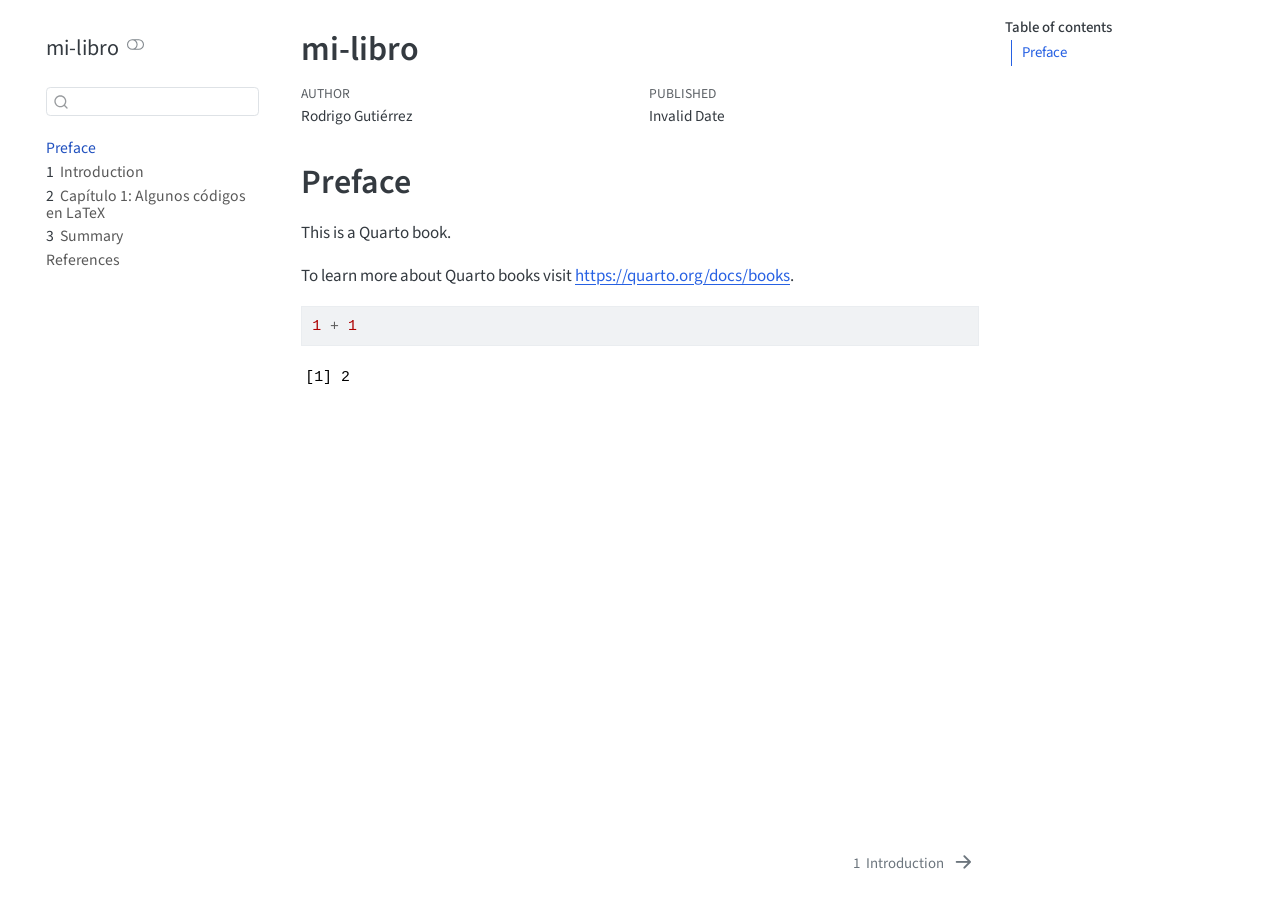
<file: _book/index.html>
<!DOCTYPE html>
<html xmlns="http://www.w3.org/1999/xhtml" lang="en" xml:lang="en"><head>

<meta charset="utf-8">
<meta name="generator" content="quarto-1.9.37">

<meta name="viewport" content="width=device-width, initial-scale=1.0, user-scalable=yes">

<meta name="author" content="Rodrigo Gutiérrez">

<title>mi-libro</title>
<style>
/* Default styles provided by pandoc.
** See https://pandoc.org/MANUAL.html#variables-for-html for config info.
*/
code{white-space: pre-wrap;}
span.smallcaps{font-variant: small-caps;}
div.columns{display: flex; gap: min(4vw, 1.5em);}
div.column{flex: auto; overflow-x: auto;}
div.hanging-indent{margin-left: 1.5em; text-indent: -1.5em;}
ul.task-list{list-style: none;}
ul.task-list li input[type="checkbox"] {
  width: 0.8em;
  margin: 0 0.8em 0.2em -1em; /* quarto-specific, see https://github.com/quarto-dev/quarto-cli/issues/4556 */ 
  vertical-align: middle;
}
/* CSS for syntax highlighting */
html { -webkit-text-size-adjust: 100%; }
pre > code.sourceCode { white-space: pre; position: relative; }
pre > code.sourceCode > span { display: inline-block; line-height: 1.25; }
pre > code.sourceCode > span:empty { height: 1.2em; }
.sourceCode { overflow: visible; }
code.sourceCode > span { color: inherit; text-decoration: inherit; }
div.sourceCode { margin: 1em 0; }
pre.sourceCode { margin: 0; }
@media screen {
div.sourceCode { overflow: auto; }
}
@media print {
pre > code.sourceCode { white-space: pre-wrap; }
pre > code.sourceCode > span { text-indent: -5em; padding-left: 5em; }
}
pre.numberSource code
  { counter-reset: source-line 0; }
pre.numberSource code > span
  { position: relative; left: -4em; counter-increment: source-line; }
pre.numberSource code > span > a:first-child::before
  { content: counter(source-line);
    position: relative; left: -1em; text-align: right; vertical-align: baseline;
    border: none; display: inline-block;
    -webkit-touch-callout: none; -webkit-user-select: none;
    -khtml-user-select: none; -moz-user-select: none;
    -ms-user-select: none; user-select: none;
    padding: 0 4px; width: 4em;
  }
pre.numberSource { margin-left: 3em;  padding-left: 4px; }
div.sourceCode
  {   }
@media screen {
pre > code.sourceCode > span > a:first-child::before { text-decoration: underline; }
}
</style>


<script src="site_libs/quarto-nav/quarto-nav.js"></script>
<script src="site_libs/quarto-nav/headroom.min.js"></script>
<script src="site_libs/clipboard/clipboard.min.js"></script>
<script src="site_libs/quarto-search/autocomplete.umd.js"></script>
<script src="site_libs/quarto-search/fuse.min.js"></script>
<script src="site_libs/quarto-search/quarto-search.js"></script>
<meta name="quarto:offset" content="./">
<link href="./01-introduccion.html" rel="next">
<script src="site_libs/quarto-html/quarto.js" type="module"></script>
<script src="site_libs/quarto-html/tabsets/tabsets.js" type="module"></script>
<script src="site_libs/quarto-html/popper.min.js"></script>
<script src="site_libs/quarto-html/tippy.umd.min.js"></script>
<script src="site_libs/quarto-html/anchor.min.js"></script>
<link href="site_libs/quarto-html/tippy.css" rel="stylesheet">
<link href="site_libs/quarto-html/quarto-syntax-highlighting-7f8f88aac4f3542376d5c11b86a4c14d.css" rel="stylesheet" class="quarto-color-scheme" id="quarto-text-highlighting-styles">
<link href="site_libs/quarto-html/quarto-syntax-highlighting-dark-d0ae9245876894da5ac7e18953ecc5cc.css" rel="stylesheet" class="quarto-color-scheme quarto-color-alternate" id="quarto-text-highlighting-styles">
<link href="site_libs/quarto-html/quarto-syntax-highlighting-7f8f88aac4f3542376d5c11b86a4c14d.css" rel="stylesheet" class="quarto-color-scheme-extra" id="quarto-text-highlighting-styles">
<script src="site_libs/bootstrap/bootstrap.min.js"></script>
<link href="site_libs/bootstrap/bootstrap-icons.css" rel="stylesheet">
<link href="site_libs/bootstrap/bootstrap-bb057584965328695e1b8a01a6f437bc.min.css" rel="stylesheet" append-hash="true" class="quarto-color-scheme" id="quarto-bootstrap" data-mode="light">
<link href="site_libs/bootstrap/bootstrap-dark-6b2a147f2a5ae316b7a655d7ef3f2017.min.css" rel="stylesheet" append-hash="true" class="quarto-color-scheme quarto-color-alternate" id="quarto-bootstrap" data-mode="dark">
<link href="site_libs/bootstrap/bootstrap-bb057584965328695e1b8a01a6f437bc.min.css" rel="stylesheet" append-hash="true" class="quarto-color-scheme-extra" id="quarto-bootstrap" data-mode="light">
<script id="quarto-search-options" type="application/json">{
  "location": "sidebar",
  "copy-button": false,
  "collapse-after": 3,
  "panel-placement": "start",
  "type": "textbox",
  "limit": 50,
  "keyboard-shortcut": [
    "f",
    "/",
    "s"
  ],
  "show-item-context": false,
  "language": {
    "search-no-results-text": "No results",
    "search-matching-documents-text": "matching documents",
    "search-copy-link-title": "Copy link to search",
    "search-hide-matches-text": "Hide additional matches",
    "search-more-match-text": "more match in this document",
    "search-more-matches-text": "more matches in this document",
    "search-clear-button-title": "Clear",
    "search-text-placeholder": "",
    "search-detached-cancel-button-title": "Cancel",
    "search-submit-button-title": "Submit",
    "search-label": "Search"
  }
}</script>


</head>

<body class="nav-sidebar floating quarto-light"><script id="quarto-html-before-body" type="application/javascript">
    const toggleBodyColorMode = (bsSheetEl) => {
      const mode = bsSheetEl.getAttribute("data-mode");
      const bodyEl = window.document.querySelector("body");
      if (mode === "dark") {
        bodyEl.classList.add("quarto-dark");
        bodyEl.classList.remove("quarto-light");
      } else {
        bodyEl.classList.add("quarto-light");
        bodyEl.classList.remove("quarto-dark");
      }
    }
    const toggleBodyColorPrimary = () => {
      const bsSheetEl = window.document.querySelector("link#quarto-bootstrap:not([rel=disabled-stylesheet])");
      if (bsSheetEl) {
        toggleBodyColorMode(bsSheetEl);
      }
    }
    const setColorSchemeToggle = (alternate) => {
      const toggles = window.document.querySelectorAll('.quarto-color-scheme-toggle');
      for (let i=0; i < toggles.length; i++) {
        const toggle = toggles[i];
        if (toggle) {
          if (alternate) {
            toggle.classList.add("alternate");
          } else {
            toggle.classList.remove("alternate");
          }
        }
      }
    };
    const toggleColorMode = (alternate) => {
      // Switch the stylesheets
      const primaryStylesheets = window.document.querySelectorAll('link.quarto-color-scheme:not(.quarto-color-alternate)');
      const alternateStylesheets = window.document.querySelectorAll('link.quarto-color-scheme.quarto-color-alternate');
      manageTransitions('#quarto-margin-sidebar .nav-link', false);
      if (alternate) {
        // note: dark is layered on light, we don't disable primary!
        enableStylesheet(alternateStylesheets);
        for (const sheetNode of alternateStylesheets) {
          if (sheetNode.id === "quarto-bootstrap") {
            toggleBodyColorMode(sheetNode);
          }
        }
      } else {
        disableStylesheet(alternateStylesheets);
        enableStylesheet(primaryStylesheets)
        toggleBodyColorPrimary();
      }
      manageTransitions('#quarto-margin-sidebar .nav-link', true);
      // Switch the toggles
      setColorSchemeToggle(alternate)
      // Hack to workaround the fact that safari doesn't
      // properly recolor the scrollbar when toggling (#1455)
      if (navigator.userAgent.indexOf('Safari') > 0 && navigator.userAgent.indexOf('Chrome') == -1) {
        manageTransitions("body", false);
        window.scrollTo(0, 1);
        setTimeout(() => {
          window.scrollTo(0, 0);
          manageTransitions("body", true);
        }, 40);
      }
    }
    const disableStylesheet = (stylesheets) => {
      for (let i=0; i < stylesheets.length; i++) {
        const stylesheet = stylesheets[i];
        stylesheet.rel = 'disabled-stylesheet';
      }
    }
    const enableStylesheet = (stylesheets) => {
      for (let i=0; i < stylesheets.length; i++) {
        const stylesheet = stylesheets[i];
        if(stylesheet.rel !== 'stylesheet') { // for Chrome, which will still FOUC without this check
          stylesheet.rel = 'stylesheet';
        }
      }
    }
    const manageTransitions = (selector, allowTransitions) => {
      const els = window.document.querySelectorAll(selector);
      for (let i=0; i < els.length; i++) {
        const el = els[i];
        if (allowTransitions) {
          el.classList.remove('notransition');
        } else {
          el.classList.add('notransition');
        }
      }
    }
    const isFileUrl = () => {
      return window.location.protocol === 'file:';
    }
    const hasAlternateSentinel = () => {
      let styleSentinel = getColorSchemeSentinel();
      if (styleSentinel !== null) {
        return styleSentinel === "alternate";
      } else {
        return false;
      }
    }
    const setStyleSentinel = (alternate) => {
      const value = alternate ? "alternate" : "default";
      if (!isFileUrl()) {
        window.localStorage.setItem("quarto-color-scheme", value);
      } else {
        localAlternateSentinel = value;
      }
    }
    const getColorSchemeSentinel = () => {
      if (!isFileUrl()) {
        const storageValue = window.localStorage.getItem("quarto-color-scheme");
        return storageValue != null ? storageValue : localAlternateSentinel;
      } else {
        return localAlternateSentinel;
      }
    }
    const toggleGiscusIfUsed = (isAlternate, darkModeDefault) => {
      const baseTheme = document.querySelector('#giscus-base-theme')?.value ?? 'light';
      const alternateTheme = document.querySelector('#giscus-alt-theme')?.value ?? 'dark';
      let newTheme = '';
      if(authorPrefersDark) {
        newTheme = isAlternate ? baseTheme : alternateTheme;
      } else {
        newTheme = isAlternate ? alternateTheme : baseTheme;
      }
      const changeGiscusTheme = () => {
        // From: https://github.com/giscus/giscus/issues/336
        const sendMessage = (message) => {
          const iframe = document.querySelector('iframe.giscus-frame');
          if (!iframe) return;
          iframe.contentWindow.postMessage({ giscus: message }, 'https://giscus.app');
        }
        sendMessage({
          setConfig: {
            theme: newTheme
          }
        });
      }
      const isGiscussLoaded = window.document.querySelector('iframe.giscus-frame') !== null;
      if (isGiscussLoaded) {
        changeGiscusTheme();
      }
    };
    const authorPrefersDark = false;
    const queryPrefersDark = window.matchMedia('(prefers-color-scheme: dark)');
    const darkModeDefault = queryPrefersDark.matches;
      document.querySelector('link#quarto-text-highlighting-styles.quarto-color-scheme-extra').rel = 'disabled-stylesheet';
      document.querySelector('link#quarto-bootstrap.quarto-color-scheme-extra').rel = 'disabled-stylesheet';
    let localAlternateSentinel = darkModeDefault ? 'alternate' : 'default';
    // Dark / light mode switch
    window.quartoToggleColorScheme = () => {
      // Read the current dark / light value
      let toAlternate = !hasAlternateSentinel();
      toggleColorMode(toAlternate);
      setStyleSentinel(toAlternate);
      toggleGiscusIfUsed(toAlternate, darkModeDefault);
      window.dispatchEvent(new Event('resize'));
    };
    queryPrefersDark.addEventListener("change", e => {
      if(window.localStorage.getItem("quarto-color-scheme") !== null)
        return;
      const alternate = e.matches
      toggleColorMode(alternate);
      localAlternateSentinel = e.matches ? 'alternate' : 'default'; // this is used alongside local storage!
      toggleGiscusIfUsed(alternate, darkModeDefault);
    });
    // Switch to dark mode if need be
    if (hasAlternateSentinel()) {
      toggleColorMode(true);
    } else {
      toggleColorMode(false);
    }
  </script>

<div id="quarto-search-results"></div>
  <header id="quarto-header" class="headroom fixed-top">
  <nav class="quarto-secondary-nav">
    <div class="container-fluid d-flex">
      <button type="button" class="quarto-btn-toggle btn" data-bs-toggle="collapse" role="button" data-bs-target=".quarto-sidebar-collapse-item" aria-controls="quarto-sidebar" aria-expanded="false" aria-label="Toggle sidebar navigation" onclick="if (window.quartoToggleHeadroom) { window.quartoToggleHeadroom(); }">
        <i class="bi bi-layout-text-sidebar-reverse"></i>
      </button>
        <nav class="quarto-page-breadcrumbs" aria-label="breadcrumb"><ol class="breadcrumb"><li class="breadcrumb-item"><a href="./index.html">Preface</a></li></ol></nav>
        <a class="flex-grow-1" role="navigation" data-bs-toggle="collapse" data-bs-target=".quarto-sidebar-collapse-item" aria-controls="quarto-sidebar" aria-expanded="false" aria-label="Toggle sidebar navigation" onclick="if (window.quartoToggleHeadroom) { window.quartoToggleHeadroom(); }">      
        </a>
      <button type="button" class="btn quarto-search-button" aria-label="Search" onclick="window.quartoOpenSearch();">
        <i class="bi bi-search"></i>
      </button>
    </div>
  </nav>
</header>
<!-- content -->
<div id="quarto-content" class="quarto-container page-columns page-rows-contents page-layout-article">
<!-- sidebar -->
  <nav id="quarto-sidebar" class="sidebar collapse collapse-horizontal quarto-sidebar-collapse-item sidebar-navigation floating overflow-auto">
    <div class="pt-lg-2 mt-2 text-left sidebar-header">
    <div class="sidebar-title mb-0 py-0">
      <a href="./">mi-libro</a> 
        <div class="sidebar-tools-main">
  <a href="" class="quarto-color-scheme-toggle quarto-navigation-tool  px-1" onclick="window.quartoToggleColorScheme(); return false;" title="Toggle dark mode"><i class="bi"></i></a>
</div>
    </div>
      </div>
        <div class="mt-2 flex-shrink-0 align-items-center">
        <div class="sidebar-search">
        <div id="quarto-search" class="" title="Search"></div>
        </div>
        </div>
    <div class="sidebar-menu-container"> 
    <ul class="list-unstyled mt-1">
        <li class="sidebar-item">
  <div class="sidebar-item-container"> 
  <a href="./index.html" class="sidebar-item-text sidebar-link active">
 <span class="menu-text">Preface</span></a>
  </div>
</li>
        <li class="sidebar-item">
  <div class="sidebar-item-container"> 
  <a href="./01-introduccion.html" class="sidebar-item-text sidebar-link">
 <span class="menu-text"><span class="chapter-number">1</span>&nbsp; <span class="chapter-title">Introduction</span></span></a>
  </div>
</li>
        <li class="sidebar-item">
  <div class="sidebar-item-container"> 
  <a href="./02-capitulo-uno.html" class="sidebar-item-text sidebar-link">
 <span class="menu-text"><span class="chapter-number">2</span>&nbsp; <span class="chapter-title">Capítulo 1: Algunos códigos en LaTeX</span></span></a>
  </div>
</li>
        <li class="sidebar-item">
  <div class="sidebar-item-container"> 
  <a href="./summary.html" class="sidebar-item-text sidebar-link">
 <span class="menu-text"><span class="chapter-number">3</span>&nbsp; <span class="chapter-title">Summary</span></span></a>
  </div>
</li>
        <li class="sidebar-item">
  <div class="sidebar-item-container"> 
  <a href="./references.html" class="sidebar-item-text sidebar-link">
 <span class="menu-text">References</span></a>
  </div>
</li>
    </ul>
    </div>
</nav>
<div id="quarto-sidebar-glass" class="quarto-sidebar-collapse-item" data-bs-toggle="collapse" data-bs-target=".quarto-sidebar-collapse-item"></div>
<!-- margin-sidebar -->
    <div id="quarto-margin-sidebar" class="sidebar margin-sidebar">
        <nav id="TOC" role="doc-toc" class="toc-active">
    <h2 id="toc-title">Table of contents</h2>
   
  <ul>
  <li><a href="#preface" id="toc-preface" class="nav-link active" data-scroll-target="#preface">Preface</a></li>
  </ul>
</nav>
    </div>
<!-- main -->
<main class="content" id="quarto-document-content">


<header id="title-block-header" class="quarto-title-block default">
<div class="quarto-title">
<h1 class="title">mi-libro</h1>
</div>



<div class="quarto-title-meta">

    <div>
    <div class="quarto-title-meta-heading">Author</div>
    <div class="quarto-title-meta-contents">
             <p>Rodrigo Gutiérrez </p>
          </div>
  </div>
    
    <div>
    <div class="quarto-title-meta-heading">Published</div>
    <div class="quarto-title-meta-contents">
      <p class="date">Invalid Date</p>
    </div>
  </div>
  
    
  </div>
  


</header>


<section id="preface" class="level1 unnumbered">
<h1 class="unnumbered">Preface</h1>
<p>This is a Quarto book.</p>
<p>To learn more about Quarto books visit <a href="https://quarto.org/docs/books" class="uri">https://quarto.org/docs/books</a>.</p>
<div class="cell">
<div class="code-copy-outer-scaffold"><div class="sourceCode cell-code" id="cb1"><pre class="sourceCode r code-with-copy"><code class="sourceCode r"><span id="cb1-1"><a href="#cb1-1" aria-hidden="true" tabindex="-1"></a><span class="dv">1</span> <span class="sc">+</span> <span class="dv">1</span></span></code></pre></div><button title="Copy to Clipboard" class="code-copy-button"><i class="bi"></i></button></div>
<div class="cell-output cell-output-stdout">
<pre><code>[1] 2</code></pre>
</div>
</div>


</section>

</main> <!-- /main -->
<script id="quarto-html-after-body" type="application/javascript">
  window.document.addEventListener("DOMContentLoaded", function (event) {
    // Ensure there is a toggle, if there isn't float one in the top right
    if (window.document.querySelector('.quarto-color-scheme-toggle') === null) {
      const a = window.document.createElement('a');
      a.classList.add('top-right');
      a.classList.add('quarto-color-scheme-toggle');
      a.href = "";
      a.onclick = function() { try { window.quartoToggleColorScheme(); } catch {} return false; };
      const i = window.document.createElement("i");
      i.classList.add('bi');
      a.appendChild(i);
      window.document.body.appendChild(a);
    }
    setColorSchemeToggle(hasAlternateSentinel())
    const icon = "";
    const anchorJS = new window.AnchorJS();
    anchorJS.options = {
      placement: 'right',
      icon: icon
    };
    anchorJS.add('.anchored');
    const isCodeAnnotation = (el) => {
      for (const clz of el.classList) {
        if (clz.startsWith('code-annotation-')) {                     
          return true;
        }
      }
      return false;
    }
    const onCopySuccess = function(e) {
      // button target
      const button = e.trigger;
      // don't keep focus
      button.blur();
      // flash "checked"
      button.classList.add('code-copy-button-checked');
      var currentTitle = button.getAttribute("title");
      button.setAttribute("title", "Copied!");
      let tooltip;
      if (window.bootstrap) {
        button.setAttribute("data-bs-toggle", "tooltip");
        button.setAttribute("data-bs-placement", "left");
        button.setAttribute("data-bs-title", "Copied!");
        tooltip = new bootstrap.Tooltip(button, 
          { trigger: "manual", 
            customClass: "code-copy-button-tooltip",
            offset: [0, -8]});
        tooltip.show();    
      }
      setTimeout(function() {
        if (tooltip) {
          tooltip.hide();
          button.removeAttribute("data-bs-title");
          button.removeAttribute("data-bs-toggle");
          button.removeAttribute("data-bs-placement");
        }
        button.setAttribute("title", currentTitle);
        button.classList.remove('code-copy-button-checked');
      }, 1000);
      // clear code selection
      e.clearSelection();
    }
    const getTextToCopy = function(trigger) {
      const outerScaffold = trigger.parentElement.cloneNode(true);
      const codeEl = outerScaffold.querySelector('code');
      for (const childEl of codeEl.children) {
        if (isCodeAnnotation(childEl)) {
          childEl.remove();
        }
      }
      return codeEl.innerText;
    }
    const clipboard = new window.ClipboardJS('.code-copy-button:not([data-in-quarto-modal])', {
      text: getTextToCopy
    });
    clipboard.on('success', onCopySuccess);
    if (window.document.getElementById('quarto-embedded-source-code-modal')) {
      const clipboardModal = new window.ClipboardJS('.code-copy-button[data-in-quarto-modal]', {
        text: getTextToCopy,
        container: window.document.getElementById('quarto-embedded-source-code-modal')
      });
      clipboardModal.on('success', onCopySuccess);
    }
      var localhostRegex = new RegExp(/^(?:http|https):\/\/localhost\:?[0-9]*\//);
      var mailtoRegex = new RegExp(/^mailto:/);
        var filterRegex = new RegExp('/' + window.location.host + '/');
      var isInternal = (href) => {
          return filterRegex.test(href) || localhostRegex.test(href) || mailtoRegex.test(href);
      }
      // Inspect non-navigation links and adorn them if external
     var links = window.document.querySelectorAll('a[href]:not(.nav-link):not(.navbar-brand):not(.toc-action):not(.sidebar-link):not(.sidebar-item-toggle):not(.pagination-link):not(.no-external):not([aria-hidden]):not(.dropdown-item):not(.quarto-navigation-tool):not(.about-link)');
      for (var i=0; i<links.length; i++) {
        const link = links[i];
        if (!isInternal(link.href)) {
          // undo the damage that might have been done by quarto-nav.js in the case of
          // links that we want to consider external
          if (link.dataset.originalHref !== undefined) {
            link.href = link.dataset.originalHref;
          }
        }
      }
    function tippyHover(el, contentFn, onTriggerFn, onUntriggerFn) {
      const config = {
        allowHTML: true,
        maxWidth: 500,
        delay: 100,
        arrow: false,
        appendTo: function(el) {
            return el.parentElement;
        },
        interactive: true,
        interactiveBorder: 10,
        theme: 'quarto',
        placement: 'bottom-start',
      };
      if (contentFn) {
        config.content = contentFn;
      }
      if (onTriggerFn) {
        config.onTrigger = onTriggerFn;
      }
      if (onUntriggerFn) {
        config.onUntrigger = onUntriggerFn;
      }
      window.tippy(el, config); 
    }
    const noterefs = window.document.querySelectorAll('a[role="doc-noteref"]');
    for (var i=0; i<noterefs.length; i++) {
      const ref = noterefs[i];
      tippyHover(ref, function() {
        // use id or data attribute instead here
        let href = ref.getAttribute('data-footnote-href') || ref.getAttribute('href');
        try { href = new URL(href).hash; } catch {}
        const id = href.replace(/^#\/?/, "");
        const note = window.document.getElementById(id);
        if (note) {
          return note.innerHTML;
        } else {
          return "";
        }
      });
    }
    const xrefs = window.document.querySelectorAll('a.quarto-xref');
    const processXRef = (id, note) => {
      // Strip column container classes
      const stripColumnClz = (el) => {
        el.classList.remove("page-full", "page-columns");
        if (el.children) {
          for (const child of el.children) {
            stripColumnClz(child);
          }
        }
      }
      stripColumnClz(note)
      if (id === null || id.startsWith('sec-')) {
        // Special case sections, only their first couple elements
        const container = document.createElement("div");
        if (note.children && note.children.length > 2) {
          container.appendChild(note.children[0].cloneNode(true));
          for (let i = 1; i < note.children.length; i++) {
            const child = note.children[i];
            if (child.tagName === "P" && child.innerText === "") {
              continue;
            } else {
              container.appendChild(child.cloneNode(true));
              break;
            }
          }
          if (window.Quarto?.typesetMath) {
            window.Quarto.typesetMath(container);
          }
          return container.innerHTML
        } else {
          if (window.Quarto?.typesetMath) {
            window.Quarto.typesetMath(note);
          }
          return note.innerHTML;
        }
      } else {
        // Remove any anchor links if they are present
        const anchorLink = note.querySelector('a.anchorjs-link');
        if (anchorLink) {
          anchorLink.remove();
        }
        if (window.Quarto?.typesetMath) {
          window.Quarto.typesetMath(note);
        }
        if (note.classList.contains("callout")) {
          return note.outerHTML;
        } else {
          return note.innerHTML;
        }
      }
    }
    for (var i=0; i<xrefs.length; i++) {
      const xref = xrefs[i];
      tippyHover(xref, undefined, function(instance) {
        instance.disable();
        let url = xref.getAttribute('href');
        let hash = undefined; 
        if (url.startsWith('#')) {
          hash = url;
        } else {
          try { hash = new URL(url).hash; } catch {}
        }
        if (hash) {
          const id = hash.replace(/^#\/?/, "");
          const note = window.document.getElementById(id);
          if (note !== null) {
            try {
              const html = processXRef(id, note.cloneNode(true));
              instance.setContent(html);
            } finally {
              instance.enable();
              instance.show();
            }
          } else {
            // See if we can fetch this
            fetch(url.split('#')[0])
            .then(res => res.text())
            .then(html => {
              const parser = new DOMParser();
              const htmlDoc = parser.parseFromString(html, "text/html");
              const note = htmlDoc.getElementById(id);
              if (note !== null) {
                const html = processXRef(id, note);
                instance.setContent(html);
              } 
            }).finally(() => {
              instance.enable();
              instance.show();
            });
          }
        } else {
          // See if we can fetch a full url (with no hash to target)
          // This is a special case and we should probably do some content thinning / targeting
          fetch(url)
          .then(res => res.text())
          .then(html => {
            const parser = new DOMParser();
            const htmlDoc = parser.parseFromString(html, "text/html");
            const note = htmlDoc.querySelector('main.content');
            if (note !== null) {
              // This should only happen for chapter cross references
              // (since there is no id in the URL)
              // remove the first header
              if (note.children.length > 0 && note.children[0].tagName === "HEADER") {
                note.children[0].remove();
              }
              const html = processXRef(null, note);
              instance.setContent(html);
            } 
          }).finally(() => {
            instance.enable();
            instance.show();
          });
        }
      }, function(instance) {
      });
    }
        let selectedAnnoteEl;
        const selectorForAnnotation = ( cell, annotation) => {
          let cellAttr = 'data-code-cell="' + cell + '"';
          let lineAttr = 'data-code-annotation="' +  annotation + '"';
          const selector = 'span[' + cellAttr + '][' + lineAttr + ']';
          return selector;
        }
        const selectCodeLines = (annoteEl) => {
          const doc = window.document;
          const targetCell = annoteEl.getAttribute("data-target-cell");
          const targetAnnotation = annoteEl.getAttribute("data-target-annotation");
          const annoteSpan = window.document.querySelector(selectorForAnnotation(targetCell, targetAnnotation));
          const lines = annoteSpan.getAttribute("data-code-lines").split(",");
          const lineIds = lines.map((line) => {
            return targetCell + "-" + line;
          })
          let top = null;
          let height = null;
          let parent = null;
          if (lineIds.length > 0) {
              //compute the position of the single el (top and bottom and make a div)
              const el = window.document.getElementById(lineIds[0]);
              top = el.offsetTop;
              height = el.offsetHeight;
              parent = el.parentElement.parentElement;
            if (lineIds.length > 1) {
              const lastEl = window.document.getElementById(lineIds[lineIds.length - 1]);
              const bottom = lastEl.offsetTop + lastEl.offsetHeight;
              height = bottom - top;
            }
            if (top !== null && height !== null && parent !== null) {
              // cook up a div (if necessary) and position it 
              let div = window.document.getElementById("code-annotation-line-highlight");
              if (div === null) {
                div = window.document.createElement("div");
                div.setAttribute("id", "code-annotation-line-highlight");
                div.style.position = 'absolute';
                parent.appendChild(div);
              }
              div.style.top = top - 2 + "px";
              div.style.height = height + 4 + "px";
              div.style.left = 0;
              let gutterDiv = window.document.getElementById("code-annotation-line-highlight-gutter");
              if (gutterDiv === null) {
                gutterDiv = window.document.createElement("div");
                gutterDiv.setAttribute("id", "code-annotation-line-highlight-gutter");
                gutterDiv.style.position = 'absolute';
                const codeCell = window.document.getElementById(targetCell);
                const gutter = codeCell.querySelector('.code-annotation-gutter');
                gutter.appendChild(gutterDiv);
              }
              gutterDiv.style.top = top - 2 + "px";
              gutterDiv.style.height = height + 4 + "px";
            }
            selectedAnnoteEl = annoteEl;
          }
        };
        const unselectCodeLines = () => {
          const elementsIds = ["code-annotation-line-highlight", "code-annotation-line-highlight-gutter"];
          elementsIds.forEach((elId) => {
            const div = window.document.getElementById(elId);
            if (div) {
              div.remove();
            }
          });
          selectedAnnoteEl = undefined;
        };
          // Handle positioning of the toggle
      window.addEventListener(
        "resize",
        throttle(() => {
          elRect = undefined;
          if (selectedAnnoteEl) {
            selectCodeLines(selectedAnnoteEl);
          }
        }, 10)
      );
      function throttle(fn, ms) {
      let throttle = false;
      let timer;
        return (...args) => {
          if(!throttle) { // first call gets through
              fn.apply(this, args);
              throttle = true;
          } else { // all the others get throttled
              if(timer) clearTimeout(timer); // cancel #2
              timer = setTimeout(() => {
                fn.apply(this, args);
                timer = throttle = false;
              }, ms);
          }
        };
      }
        // Attach click handler to the DT
        const annoteDls = window.document.querySelectorAll('dt[data-target-cell]');
        for (const annoteDlNode of annoteDls) {
          annoteDlNode.addEventListener('click', (event) => {
            const clickedEl = event.target;
            if (clickedEl !== selectedAnnoteEl) {
              unselectCodeLines();
              const activeEl = window.document.querySelector('dt[data-target-cell].code-annotation-active');
              if (activeEl) {
                activeEl.classList.remove('code-annotation-active');
              }
              selectCodeLines(clickedEl);
              clickedEl.classList.add('code-annotation-active');
            } else {
              // Unselect the line
              unselectCodeLines();
              clickedEl.classList.remove('code-annotation-active');
            }
          });
        }
    const findCites = (el) => {
      const parentEl = el.parentElement;
      if (parentEl) {
        const cites = parentEl.dataset.cites;
        if (cites) {
          return {
            el,
            cites: cites.split(' ')
          };
        } else {
          return findCites(el.parentElement)
        }
      } else {
        return undefined;
      }
    };
    var bibliorefs = window.document.querySelectorAll('a[role="doc-biblioref"]');
    for (var i=0; i<bibliorefs.length; i++) {
      const ref = bibliorefs[i];
      const citeInfo = findCites(ref);
      if (citeInfo) {
        tippyHover(citeInfo.el, function() {
          var popup = window.document.createElement('div');
          citeInfo.cites.forEach(function(cite) {
            var citeDiv = window.document.createElement('div');
            citeDiv.classList.add('hanging-indent');
            citeDiv.classList.add('csl-entry');
            var biblioDiv = window.document.getElementById('ref-' + cite);
            if (biblioDiv) {
              citeDiv.innerHTML = biblioDiv.innerHTML;
            }
            popup.appendChild(citeDiv);
          });
          return popup.innerHTML;
        });
      }
    }
  });
  </script>
<nav class="page-navigation">
  <div class="nav-page nav-page-previous">
  </div>
  <div class="nav-page nav-page-next">
      <a href="./01-introduccion.html" class="pagination-link" aria-label="Introduction">
        <span class="nav-page-text"><span class="chapter-number">1</span>&nbsp; <span class="chapter-title">Introduction</span></span> <i class="bi bi-arrow-right-short"></i>
      </a>
  </div>
</nav>
</div> <!-- /content -->




</body></html>
</file>
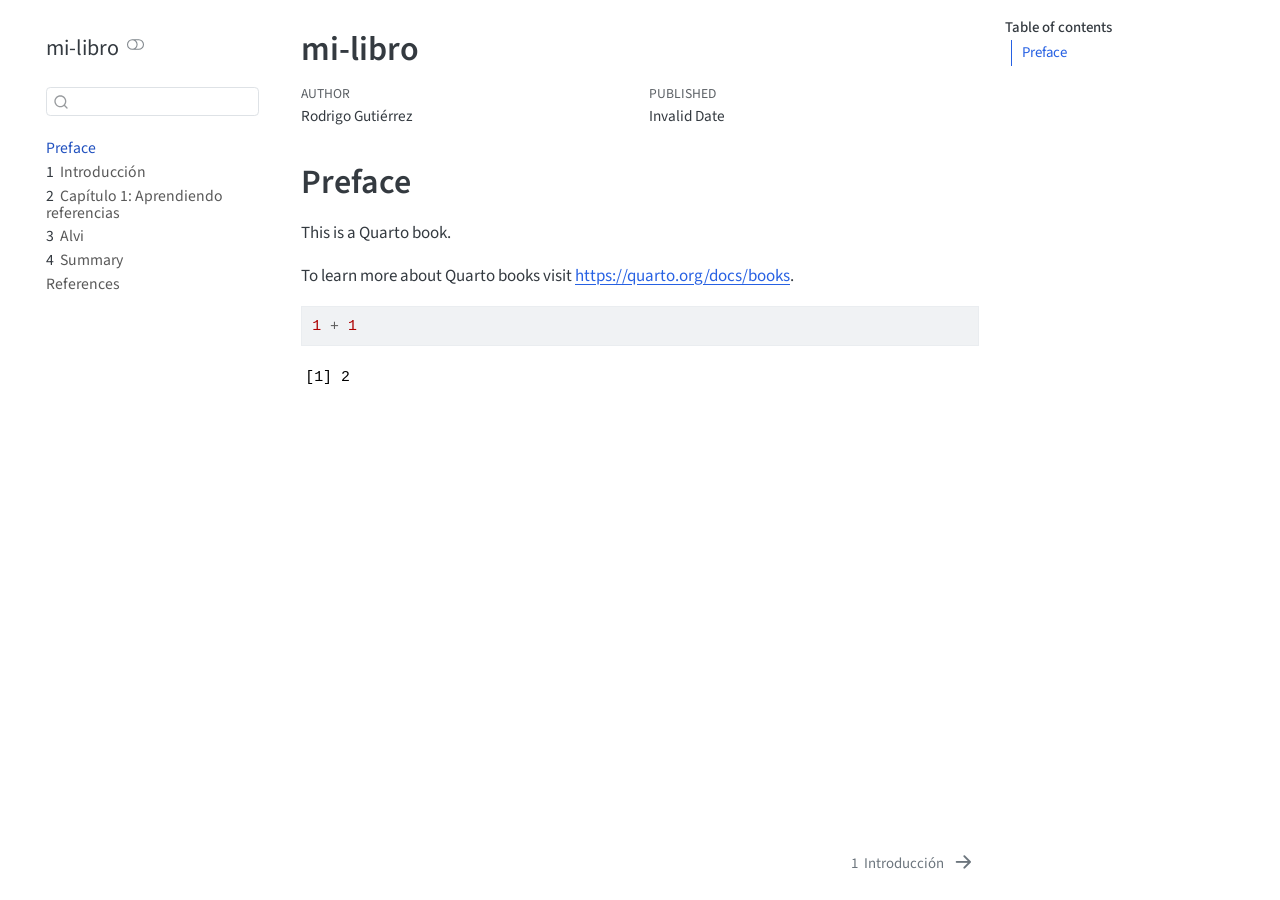
<file: docs/index.html>
<!DOCTYPE html>
<html xmlns="http://www.w3.org/1999/xhtml" lang="en" xml:lang="en"><head>

<meta charset="utf-8">
<meta name="generator" content="quarto-1.9.37">

<meta name="viewport" content="width=device-width, initial-scale=1.0, user-scalable=yes">

<meta name="author" content="Rodrigo Gutiérrez">

<title>mi-libro</title>
<style>
/* Default styles provided by pandoc.
** See https://pandoc.org/MANUAL.html#variables-for-html for config info.
*/
code{white-space: pre-wrap;}
span.smallcaps{font-variant: small-caps;}
div.columns{display: flex; gap: min(4vw, 1.5em);}
div.column{flex: auto; overflow-x: auto;}
div.hanging-indent{margin-left: 1.5em; text-indent: -1.5em;}
ul.task-list{list-style: none;}
ul.task-list li input[type="checkbox"] {
  width: 0.8em;
  margin: 0 0.8em 0.2em -1em; /* quarto-specific, see https://github.com/quarto-dev/quarto-cli/issues/4556 */ 
  vertical-align: middle;
}
/* CSS for syntax highlighting */
html { -webkit-text-size-adjust: 100%; }
pre > code.sourceCode { white-space: pre; position: relative; }
pre > code.sourceCode > span { display: inline-block; line-height: 1.25; }
pre > code.sourceCode > span:empty { height: 1.2em; }
.sourceCode { overflow: visible; }
code.sourceCode > span { color: inherit; text-decoration: inherit; }
div.sourceCode { margin: 1em 0; }
pre.sourceCode { margin: 0; }
@media screen {
div.sourceCode { overflow: auto; }
}
@media print {
pre > code.sourceCode { white-space: pre-wrap; }
pre > code.sourceCode > span { text-indent: -5em; padding-left: 5em; }
}
pre.numberSource code
  { counter-reset: source-line 0; }
pre.numberSource code > span
  { position: relative; left: -4em; counter-increment: source-line; }
pre.numberSource code > span > a:first-child::before
  { content: counter(source-line);
    position: relative; left: -1em; text-align: right; vertical-align: baseline;
    border: none; display: inline-block;
    -webkit-touch-callout: none; -webkit-user-select: none;
    -khtml-user-select: none; -moz-user-select: none;
    -ms-user-select: none; user-select: none;
    padding: 0 4px; width: 4em;
  }
pre.numberSource { margin-left: 3em;  padding-left: 4px; }
div.sourceCode
  {   }
@media screen {
pre > code.sourceCode > span > a:first-child::before { text-decoration: underline; }
}
</style>


<script src="site_libs/quarto-nav/quarto-nav.js"></script>
<script src="site_libs/quarto-nav/headroom.min.js"></script>
<script src="site_libs/clipboard/clipboard.min.js"></script>
<script src="site_libs/quarto-search/autocomplete.umd.js"></script>
<script src="site_libs/quarto-search/fuse.min.js"></script>
<script src="site_libs/quarto-search/quarto-search.js"></script>
<meta name="quarto:offset" content="./">
<link href="./01-introduccion.html" rel="next">
<script src="site_libs/quarto-html/quarto.js" type="module"></script>
<script src="site_libs/quarto-html/tabsets/tabsets.js" type="module"></script>
<script src="site_libs/quarto-html/popper.min.js"></script>
<script src="site_libs/quarto-html/tippy.umd.min.js"></script>
<script src="site_libs/quarto-html/anchor.min.js"></script>
<link href="site_libs/quarto-html/tippy.css" rel="stylesheet">
<link href="site_libs/quarto-html/quarto-syntax-highlighting-7f8f88aac4f3542376d5c11b86a4c14d.css" rel="stylesheet" class="quarto-color-scheme" id="quarto-text-highlighting-styles">
<link href="site_libs/quarto-html/quarto-syntax-highlighting-dark-d0ae9245876894da5ac7e18953ecc5cc.css" rel="stylesheet" class="quarto-color-scheme quarto-color-alternate" id="quarto-text-highlighting-styles">
<link href="site_libs/quarto-html/quarto-syntax-highlighting-7f8f88aac4f3542376d5c11b86a4c14d.css" rel="stylesheet" class="quarto-color-scheme-extra" id="quarto-text-highlighting-styles">
<script src="site_libs/bootstrap/bootstrap.min.js"></script>
<link href="site_libs/bootstrap/bootstrap-icons.css" rel="stylesheet">
<link href="site_libs/bootstrap/bootstrap-bb057584965328695e1b8a01a6f437bc.min.css" rel="stylesheet" append-hash="true" class="quarto-color-scheme" id="quarto-bootstrap" data-mode="light">
<link href="site_libs/bootstrap/bootstrap-dark-6b2a147f2a5ae316b7a655d7ef3f2017.min.css" rel="stylesheet" append-hash="true" class="quarto-color-scheme quarto-color-alternate" id="quarto-bootstrap" data-mode="dark">
<link href="site_libs/bootstrap/bootstrap-bb057584965328695e1b8a01a6f437bc.min.css" rel="stylesheet" append-hash="true" class="quarto-color-scheme-extra" id="quarto-bootstrap" data-mode="light">
<script id="quarto-search-options" type="application/json">{
  "location": "sidebar",
  "copy-button": false,
  "collapse-after": 3,
  "panel-placement": "start",
  "type": "textbox",
  "limit": 50,
  "keyboard-shortcut": [
    "f",
    "/",
    "s"
  ],
  "show-item-context": false,
  "language": {
    "search-no-results-text": "No results",
    "search-matching-documents-text": "matching documents",
    "search-copy-link-title": "Copy link to search",
    "search-hide-matches-text": "Hide additional matches",
    "search-more-match-text": "more match in this document",
    "search-more-matches-text": "more matches in this document",
    "search-clear-button-title": "Clear",
    "search-text-placeholder": "",
    "search-detached-cancel-button-title": "Cancel",
    "search-submit-button-title": "Submit",
    "search-label": "Search"
  }
}</script>


<link rel="stylesheet" href="styles.css">
</head>

<body class="nav-sidebar floating quarto-light"><script id="quarto-html-before-body" type="application/javascript">
    const toggleBodyColorMode = (bsSheetEl) => {
      const mode = bsSheetEl.getAttribute("data-mode");
      const bodyEl = window.document.querySelector("body");
      if (mode === "dark") {
        bodyEl.classList.add("quarto-dark");
        bodyEl.classList.remove("quarto-light");
      } else {
        bodyEl.classList.add("quarto-light");
        bodyEl.classList.remove("quarto-dark");
      }
    }
    const toggleBodyColorPrimary = () => {
      const bsSheetEl = window.document.querySelector("link#quarto-bootstrap:not([rel=disabled-stylesheet])");
      if (bsSheetEl) {
        toggleBodyColorMode(bsSheetEl);
      }
    }
    const setColorSchemeToggle = (alternate) => {
      const toggles = window.document.querySelectorAll('.quarto-color-scheme-toggle');
      for (let i=0; i < toggles.length; i++) {
        const toggle = toggles[i];
        if (toggle) {
          if (alternate) {
            toggle.classList.add("alternate");
          } else {
            toggle.classList.remove("alternate");
          }
        }
      }
    };
    const toggleColorMode = (alternate) => {
      // Switch the stylesheets
      const primaryStylesheets = window.document.querySelectorAll('link.quarto-color-scheme:not(.quarto-color-alternate)');
      const alternateStylesheets = window.document.querySelectorAll('link.quarto-color-scheme.quarto-color-alternate');
      manageTransitions('#quarto-margin-sidebar .nav-link', false);
      if (alternate) {
        // note: dark is layered on light, we don't disable primary!
        enableStylesheet(alternateStylesheets);
        for (const sheetNode of alternateStylesheets) {
          if (sheetNode.id === "quarto-bootstrap") {
            toggleBodyColorMode(sheetNode);
          }
        }
      } else {
        disableStylesheet(alternateStylesheets);
        enableStylesheet(primaryStylesheets)
        toggleBodyColorPrimary();
      }
      manageTransitions('#quarto-margin-sidebar .nav-link', true);
      // Switch the toggles
      setColorSchemeToggle(alternate)
      // Hack to workaround the fact that safari doesn't
      // properly recolor the scrollbar when toggling (#1455)
      if (navigator.userAgent.indexOf('Safari') > 0 && navigator.userAgent.indexOf('Chrome') == -1) {
        manageTransitions("body", false);
        window.scrollTo(0, 1);
        setTimeout(() => {
          window.scrollTo(0, 0);
          manageTransitions("body", true);
        }, 40);
      }
    }
    const disableStylesheet = (stylesheets) => {
      for (let i=0; i < stylesheets.length; i++) {
        const stylesheet = stylesheets[i];
        stylesheet.rel = 'disabled-stylesheet';
      }
    }
    const enableStylesheet = (stylesheets) => {
      for (let i=0; i < stylesheets.length; i++) {
        const stylesheet = stylesheets[i];
        if(stylesheet.rel !== 'stylesheet') { // for Chrome, which will still FOUC without this check
          stylesheet.rel = 'stylesheet';
        }
      }
    }
    const manageTransitions = (selector, allowTransitions) => {
      const els = window.document.querySelectorAll(selector);
      for (let i=0; i < els.length; i++) {
        const el = els[i];
        if (allowTransitions) {
          el.classList.remove('notransition');
        } else {
          el.classList.add('notransition');
        }
      }
    }
    const isFileUrl = () => {
      return window.location.protocol === 'file:';
    }
    const hasAlternateSentinel = () => {
      let styleSentinel = getColorSchemeSentinel();
      if (styleSentinel !== null) {
        return styleSentinel === "alternate";
      } else {
        return false;
      }
    }
    const setStyleSentinel = (alternate) => {
      const value = alternate ? "alternate" : "default";
      if (!isFileUrl()) {
        window.localStorage.setItem("quarto-color-scheme", value);
      } else {
        localAlternateSentinel = value;
      }
    }
    const getColorSchemeSentinel = () => {
      if (!isFileUrl()) {
        const storageValue = window.localStorage.getItem("quarto-color-scheme");
        return storageValue != null ? storageValue : localAlternateSentinel;
      } else {
        return localAlternateSentinel;
      }
    }
    const toggleGiscusIfUsed = (isAlternate, darkModeDefault) => {
      const baseTheme = document.querySelector('#giscus-base-theme')?.value ?? 'light';
      const alternateTheme = document.querySelector('#giscus-alt-theme')?.value ?? 'dark';
      let newTheme = '';
      if(authorPrefersDark) {
        newTheme = isAlternate ? baseTheme : alternateTheme;
      } else {
        newTheme = isAlternate ? alternateTheme : baseTheme;
      }
      const changeGiscusTheme = () => {
        // From: https://github.com/giscus/giscus/issues/336
        const sendMessage = (message) => {
          const iframe = document.querySelector('iframe.giscus-frame');
          if (!iframe) return;
          iframe.contentWindow.postMessage({ giscus: message }, 'https://giscus.app');
        }
        sendMessage({
          setConfig: {
            theme: newTheme
          }
        });
      }
      const isGiscussLoaded = window.document.querySelector('iframe.giscus-frame') !== null;
      if (isGiscussLoaded) {
        changeGiscusTheme();
      }
    };
    const authorPrefersDark = false;
    const queryPrefersDark = window.matchMedia('(prefers-color-scheme: dark)');
    const darkModeDefault = queryPrefersDark.matches;
      document.querySelector('link#quarto-text-highlighting-styles.quarto-color-scheme-extra').rel = 'disabled-stylesheet';
      document.querySelector('link#quarto-bootstrap.quarto-color-scheme-extra').rel = 'disabled-stylesheet';
    let localAlternateSentinel = darkModeDefault ? 'alternate' : 'default';
    // Dark / light mode switch
    window.quartoToggleColorScheme = () => {
      // Read the current dark / light value
      let toAlternate = !hasAlternateSentinel();
      toggleColorMode(toAlternate);
      setStyleSentinel(toAlternate);
      toggleGiscusIfUsed(toAlternate, darkModeDefault);
      window.dispatchEvent(new Event('resize'));
    };
    queryPrefersDark.addEventListener("change", e => {
      if(window.localStorage.getItem("quarto-color-scheme") !== null)
        return;
      const alternate = e.matches
      toggleColorMode(alternate);
      localAlternateSentinel = e.matches ? 'alternate' : 'default'; // this is used alongside local storage!
      toggleGiscusIfUsed(alternate, darkModeDefault);
    });
    // Switch to dark mode if need be
    if (hasAlternateSentinel()) {
      toggleColorMode(true);
    } else {
      toggleColorMode(false);
    }
  </script>

<div id="quarto-search-results"></div>
  <header id="quarto-header" class="headroom fixed-top">
  <nav class="quarto-secondary-nav">
    <div class="container-fluid d-flex">
      <button type="button" class="quarto-btn-toggle btn" data-bs-toggle="collapse" role="button" data-bs-target=".quarto-sidebar-collapse-item" aria-controls="quarto-sidebar" aria-expanded="false" aria-label="Toggle sidebar navigation" onclick="if (window.quartoToggleHeadroom) { window.quartoToggleHeadroom(); }">
        <i class="bi bi-layout-text-sidebar-reverse"></i>
      </button>
        <nav class="quarto-page-breadcrumbs" aria-label="breadcrumb"><ol class="breadcrumb"><li class="breadcrumb-item"><a href="./index.html">Preface</a></li></ol></nav>
        <a class="flex-grow-1" role="navigation" data-bs-toggle="collapse" data-bs-target=".quarto-sidebar-collapse-item" aria-controls="quarto-sidebar" aria-expanded="false" aria-label="Toggle sidebar navigation" onclick="if (window.quartoToggleHeadroom) { window.quartoToggleHeadroom(); }">      
        </a>
      <button type="button" class="btn quarto-search-button" aria-label="Search" onclick="window.quartoOpenSearch();">
        <i class="bi bi-search"></i>
      </button>
    </div>
  </nav>
</header>
<!-- content -->
<div id="quarto-content" class="quarto-container page-columns page-rows-contents page-layout-article">
<!-- sidebar -->
  <nav id="quarto-sidebar" class="sidebar collapse collapse-horizontal quarto-sidebar-collapse-item sidebar-navigation floating overflow-auto">
    <div class="pt-lg-2 mt-2 text-left sidebar-header">
    <div class="sidebar-title mb-0 py-0">
      <a href="./">mi-libro</a> 
        <div class="sidebar-tools-main">
  <a href="" class="quarto-color-scheme-toggle quarto-navigation-tool  px-1" onclick="window.quartoToggleColorScheme(); return false;" title="Toggle dark mode"><i class="bi"></i></a>
</div>
    </div>
      </div>
        <div class="mt-2 flex-shrink-0 align-items-center">
        <div class="sidebar-search">
        <div id="quarto-search" class="" title="Search"></div>
        </div>
        </div>
    <div class="sidebar-menu-container"> 
    <ul class="list-unstyled mt-1">
        <li class="sidebar-item">
  <div class="sidebar-item-container"> 
  <a href="./index.html" class="sidebar-item-text sidebar-link active">
 <span class="menu-text">Preface</span></a>
  </div>
</li>
        <li class="sidebar-item">
  <div class="sidebar-item-container"> 
  <a href="./01-introduccion.html" class="sidebar-item-text sidebar-link">
 <span class="menu-text"><span class="chapter-number">1</span>&nbsp; <span class="chapter-title">Introducción</span></span></a>
  </div>
</li>
        <li class="sidebar-item">
  <div class="sidebar-item-container"> 
  <a href="./02-capitulo-uno.html" class="sidebar-item-text sidebar-link">
 <span class="menu-text"><span class="chapter-number">2</span>&nbsp; <span class="chapter-title">Capítulo 1: Aprendiendo referencias</span></span></a>
  </div>
</li>
        <li class="sidebar-item">
  <div class="sidebar-item-container"> 
  <a href="./03-alvi.html" class="sidebar-item-text sidebar-link">
 <span class="menu-text"><span class="chapter-number">3</span>&nbsp; <span class="chapter-title">Alvi</span></span></a>
  </div>
</li>
        <li class="sidebar-item">
  <div class="sidebar-item-container"> 
  <a href="./summary.html" class="sidebar-item-text sidebar-link">
 <span class="menu-text"><span class="chapter-number">4</span>&nbsp; <span class="chapter-title">Summary</span></span></a>
  </div>
</li>
        <li class="sidebar-item">
  <div class="sidebar-item-container"> 
  <a href="./references.html" class="sidebar-item-text sidebar-link">
 <span class="menu-text">References</span></a>
  </div>
</li>
    </ul>
    </div>
</nav>
<div id="quarto-sidebar-glass" class="quarto-sidebar-collapse-item" data-bs-toggle="collapse" data-bs-target=".quarto-sidebar-collapse-item"></div>
<!-- margin-sidebar -->
    <div id="quarto-margin-sidebar" class="sidebar margin-sidebar">
        <nav id="TOC" role="doc-toc" class="toc-active">
    <h2 id="toc-title">Table of contents</h2>
   
  <ul>
  <li><a href="#preface" id="toc-preface" class="nav-link active" data-scroll-target="#preface">Preface</a></li>
  </ul>
</nav>
    </div>
<!-- main -->
<main class="content" id="quarto-document-content">


<header id="title-block-header" class="quarto-title-block default">
<div class="quarto-title">
<h1 class="title">mi-libro</h1>
</div>



<div class="quarto-title-meta">

    <div>
    <div class="quarto-title-meta-heading">Author</div>
    <div class="quarto-title-meta-contents">
             <p>Rodrigo Gutiérrez </p>
          </div>
  </div>
    
    <div>
    <div class="quarto-title-meta-heading">Published</div>
    <div class="quarto-title-meta-contents">
      <p class="date">Invalid Date</p>
    </div>
  </div>
  
    
  </div>
  


</header>


<section id="preface" class="level1 unnumbered">
<h1 class="unnumbered">Preface</h1>
<p>This is a Quarto book.</p>
<p>To learn more about Quarto books visit <a href="https://quarto.org/docs/books" class="uri">https://quarto.org/docs/books</a>.</p>
<div class="cell">
<div class="code-copy-outer-scaffold"><div class="sourceCode cell-code" id="cb1"><pre class="sourceCode r code-with-copy"><code class="sourceCode r"><span id="cb1-1"><a href="#cb1-1" aria-hidden="true" tabindex="-1"></a><span class="dv">1</span> <span class="sc">+</span> <span class="dv">1</span></span></code></pre></div><button title="Copy to Clipboard" class="code-copy-button"><i class="bi"></i></button></div>
<div class="cell-output cell-output-stdout">
<pre><code>[1] 2</code></pre>
</div>
</div>


</section>

</main> <!-- /main -->
<script id="quarto-html-after-body" type="application/javascript">
  window.document.addEventListener("DOMContentLoaded", function (event) {
    // Ensure there is a toggle, if there isn't float one in the top right
    if (window.document.querySelector('.quarto-color-scheme-toggle') === null) {
      const a = window.document.createElement('a');
      a.classList.add('top-right');
      a.classList.add('quarto-color-scheme-toggle');
      a.href = "";
      a.onclick = function() { try { window.quartoToggleColorScheme(); } catch {} return false; };
      const i = window.document.createElement("i");
      i.classList.add('bi');
      a.appendChild(i);
      window.document.body.appendChild(a);
    }
    setColorSchemeToggle(hasAlternateSentinel())
    const icon = "";
    const anchorJS = new window.AnchorJS();
    anchorJS.options = {
      placement: 'right',
      icon: icon
    };
    anchorJS.add('.anchored');
    const isCodeAnnotation = (el) => {
      for (const clz of el.classList) {
        if (clz.startsWith('code-annotation-')) {                     
          return true;
        }
      }
      return false;
    }
    const onCopySuccess = function(e) {
      // button target
      const button = e.trigger;
      // don't keep focus
      button.blur();
      // flash "checked"
      button.classList.add('code-copy-button-checked');
      var currentTitle = button.getAttribute("title");
      button.setAttribute("title", "Copied!");
      let tooltip;
      if (window.bootstrap) {
        button.setAttribute("data-bs-toggle", "tooltip");
        button.setAttribute("data-bs-placement", "left");
        button.setAttribute("data-bs-title", "Copied!");
        tooltip = new bootstrap.Tooltip(button, 
          { trigger: "manual", 
            customClass: "code-copy-button-tooltip",
            offset: [0, -8]});
        tooltip.show();    
      }
      setTimeout(function() {
        if (tooltip) {
          tooltip.hide();
          button.removeAttribute("data-bs-title");
          button.removeAttribute("data-bs-toggle");
          button.removeAttribute("data-bs-placement");
        }
        button.setAttribute("title", currentTitle);
        button.classList.remove('code-copy-button-checked');
      }, 1000);
      // clear code selection
      e.clearSelection();
    }
    const getTextToCopy = function(trigger) {
      const outerScaffold = trigger.parentElement.cloneNode(true);
      const codeEl = outerScaffold.querySelector('code');
      for (const childEl of codeEl.children) {
        if (isCodeAnnotation(childEl)) {
          childEl.remove();
        }
      }
      return codeEl.innerText;
    }
    const clipboard = new window.ClipboardJS('.code-copy-button:not([data-in-quarto-modal])', {
      text: getTextToCopy
    });
    clipboard.on('success', onCopySuccess);
    if (window.document.getElementById('quarto-embedded-source-code-modal')) {
      const clipboardModal = new window.ClipboardJS('.code-copy-button[data-in-quarto-modal]', {
        text: getTextToCopy,
        container: window.document.getElementById('quarto-embedded-source-code-modal')
      });
      clipboardModal.on('success', onCopySuccess);
    }
      var localhostRegex = new RegExp(/^(?:http|https):\/\/localhost\:?[0-9]*\//);
      var mailtoRegex = new RegExp(/^mailto:/);
        var filterRegex = new RegExp('/' + window.location.host + '/');
      var isInternal = (href) => {
          return filterRegex.test(href) || localhostRegex.test(href) || mailtoRegex.test(href);
      }
      // Inspect non-navigation links and adorn them if external
     var links = window.document.querySelectorAll('a[href]:not(.nav-link):not(.navbar-brand):not(.toc-action):not(.sidebar-link):not(.sidebar-item-toggle):not(.pagination-link):not(.no-external):not([aria-hidden]):not(.dropdown-item):not(.quarto-navigation-tool):not(.about-link)');
      for (var i=0; i<links.length; i++) {
        const link = links[i];
        if (!isInternal(link.href)) {
          // undo the damage that might have been done by quarto-nav.js in the case of
          // links that we want to consider external
          if (link.dataset.originalHref !== undefined) {
            link.href = link.dataset.originalHref;
          }
        }
      }
    function tippyHover(el, contentFn, onTriggerFn, onUntriggerFn) {
      const config = {
        allowHTML: true,
        maxWidth: 500,
        delay: 100,
        arrow: false,
        appendTo: function(el) {
            return el.parentElement;
        },
        interactive: true,
        interactiveBorder: 10,
        theme: 'quarto',
        placement: 'bottom-start',
      };
      if (contentFn) {
        config.content = contentFn;
      }
      if (onTriggerFn) {
        config.onTrigger = onTriggerFn;
      }
      if (onUntriggerFn) {
        config.onUntrigger = onUntriggerFn;
      }
      window.tippy(el, config); 
    }
    const noterefs = window.document.querySelectorAll('a[role="doc-noteref"]');
    for (var i=0; i<noterefs.length; i++) {
      const ref = noterefs[i];
      tippyHover(ref, function() {
        // use id or data attribute instead here
        let href = ref.getAttribute('data-footnote-href') || ref.getAttribute('href');
        try { href = new URL(href).hash; } catch {}
        const id = href.replace(/^#\/?/, "");
        const note = window.document.getElementById(id);
        if (note) {
          return note.innerHTML;
        } else {
          return "";
        }
      });
    }
    const xrefs = window.document.querySelectorAll('a.quarto-xref');
    const processXRef = (id, note) => {
      // Strip column container classes
      const stripColumnClz = (el) => {
        el.classList.remove("page-full", "page-columns");
        if (el.children) {
          for (const child of el.children) {
            stripColumnClz(child);
          }
        }
      }
      stripColumnClz(note)
      if (id === null || id.startsWith('sec-')) {
        // Special case sections, only their first couple elements
        const container = document.createElement("div");
        if (note.children && note.children.length > 2) {
          container.appendChild(note.children[0].cloneNode(true));
          for (let i = 1; i < note.children.length; i++) {
            const child = note.children[i];
            if (child.tagName === "P" && child.innerText === "") {
              continue;
            } else {
              container.appendChild(child.cloneNode(true));
              break;
            }
          }
          if (window.Quarto?.typesetMath) {
            window.Quarto.typesetMath(container);
          }
          return container.innerHTML
        } else {
          if (window.Quarto?.typesetMath) {
            window.Quarto.typesetMath(note);
          }
          return note.innerHTML;
        }
      } else {
        // Remove any anchor links if they are present
        const anchorLink = note.querySelector('a.anchorjs-link');
        if (anchorLink) {
          anchorLink.remove();
        }
        if (window.Quarto?.typesetMath) {
          window.Quarto.typesetMath(note);
        }
        if (note.classList.contains("callout")) {
          return note.outerHTML;
        } else {
          return note.innerHTML;
        }
      }
    }
    for (var i=0; i<xrefs.length; i++) {
      const xref = xrefs[i];
      tippyHover(xref, undefined, function(instance) {
        instance.disable();
        let url = xref.getAttribute('href');
        let hash = undefined; 
        if (url.startsWith('#')) {
          hash = url;
        } else {
          try { hash = new URL(url).hash; } catch {}
        }
        if (hash) {
          const id = hash.replace(/^#\/?/, "");
          const note = window.document.getElementById(id);
          if (note !== null) {
            try {
              const html = processXRef(id, note.cloneNode(true));
              instance.setContent(html);
            } finally {
              instance.enable();
              instance.show();
            }
          } else {
            // See if we can fetch this
            fetch(url.split('#')[0])
            .then(res => res.text())
            .then(html => {
              const parser = new DOMParser();
              const htmlDoc = parser.parseFromString(html, "text/html");
              const note = htmlDoc.getElementById(id);
              if (note !== null) {
                const html = processXRef(id, note);
                instance.setContent(html);
              } 
            }).finally(() => {
              instance.enable();
              instance.show();
            });
          }
        } else {
          // See if we can fetch a full url (with no hash to target)
          // This is a special case and we should probably do some content thinning / targeting
          fetch(url)
          .then(res => res.text())
          .then(html => {
            const parser = new DOMParser();
            const htmlDoc = parser.parseFromString(html, "text/html");
            const note = htmlDoc.querySelector('main.content');
            if (note !== null) {
              // This should only happen for chapter cross references
              // (since there is no id in the URL)
              // remove the first header
              if (note.children.length > 0 && note.children[0].tagName === "HEADER") {
                note.children[0].remove();
              }
              const html = processXRef(null, note);
              instance.setContent(html);
            } 
          }).finally(() => {
            instance.enable();
            instance.show();
          });
        }
      }, function(instance) {
      });
    }
        let selectedAnnoteEl;
        const selectorForAnnotation = ( cell, annotation) => {
          let cellAttr = 'data-code-cell="' + cell + '"';
          let lineAttr = 'data-code-annotation="' +  annotation + '"';
          const selector = 'span[' + cellAttr + '][' + lineAttr + ']';
          return selector;
        }
        const selectCodeLines = (annoteEl) => {
          const doc = window.document;
          const targetCell = annoteEl.getAttribute("data-target-cell");
          const targetAnnotation = annoteEl.getAttribute("data-target-annotation");
          const annoteSpan = window.document.querySelector(selectorForAnnotation(targetCell, targetAnnotation));
          const lines = annoteSpan.getAttribute("data-code-lines").split(",");
          const lineIds = lines.map((line) => {
            return targetCell + "-" + line;
          })
          let top = null;
          let height = null;
          let parent = null;
          if (lineIds.length > 0) {
              //compute the position of the single el (top and bottom and make a div)
              const el = window.document.getElementById(lineIds[0]);
              top = el.offsetTop;
              height = el.offsetHeight;
              parent = el.parentElement.parentElement;
            if (lineIds.length > 1) {
              const lastEl = window.document.getElementById(lineIds[lineIds.length - 1]);
              const bottom = lastEl.offsetTop + lastEl.offsetHeight;
              height = bottom - top;
            }
            if (top !== null && height !== null && parent !== null) {
              // cook up a div (if necessary) and position it 
              let div = window.document.getElementById("code-annotation-line-highlight");
              if (div === null) {
                div = window.document.createElement("div");
                div.setAttribute("id", "code-annotation-line-highlight");
                div.style.position = 'absolute';
                parent.appendChild(div);
              }
              div.style.top = top - 2 + "px";
              div.style.height = height + 4 + "px";
              div.style.left = 0;
              let gutterDiv = window.document.getElementById("code-annotation-line-highlight-gutter");
              if (gutterDiv === null) {
                gutterDiv = window.document.createElement("div");
                gutterDiv.setAttribute("id", "code-annotation-line-highlight-gutter");
                gutterDiv.style.position = 'absolute';
                const codeCell = window.document.getElementById(targetCell);
                const gutter = codeCell.querySelector('.code-annotation-gutter');
                gutter.appendChild(gutterDiv);
              }
              gutterDiv.style.top = top - 2 + "px";
              gutterDiv.style.height = height + 4 + "px";
            }
            selectedAnnoteEl = annoteEl;
          }
        };
        const unselectCodeLines = () => {
          const elementsIds = ["code-annotation-line-highlight", "code-annotation-line-highlight-gutter"];
          elementsIds.forEach((elId) => {
            const div = window.document.getElementById(elId);
            if (div) {
              div.remove();
            }
          });
          selectedAnnoteEl = undefined;
        };
          // Handle positioning of the toggle
      window.addEventListener(
        "resize",
        throttle(() => {
          elRect = undefined;
          if (selectedAnnoteEl) {
            selectCodeLines(selectedAnnoteEl);
          }
        }, 10)
      );
      function throttle(fn, ms) {
      let throttle = false;
      let timer;
        return (...args) => {
          if(!throttle) { // first call gets through
              fn.apply(this, args);
              throttle = true;
          } else { // all the others get throttled
              if(timer) clearTimeout(timer); // cancel #2
              timer = setTimeout(() => {
                fn.apply(this, args);
                timer = throttle = false;
              }, ms);
          }
        };
      }
        // Attach click handler to the DT
        const annoteDls = window.document.querySelectorAll('dt[data-target-cell]');
        for (const annoteDlNode of annoteDls) {
          annoteDlNode.addEventListener('click', (event) => {
            const clickedEl = event.target;
            if (clickedEl !== selectedAnnoteEl) {
              unselectCodeLines();
              const activeEl = window.document.querySelector('dt[data-target-cell].code-annotation-active');
              if (activeEl) {
                activeEl.classList.remove('code-annotation-active');
              }
              selectCodeLines(clickedEl);
              clickedEl.classList.add('code-annotation-active');
            } else {
              // Unselect the line
              unselectCodeLines();
              clickedEl.classList.remove('code-annotation-active');
            }
          });
        }
    const findCites = (el) => {
      const parentEl = el.parentElement;
      if (parentEl) {
        const cites = parentEl.dataset.cites;
        if (cites) {
          return {
            el,
            cites: cites.split(' ')
          };
        } else {
          return findCites(el.parentElement)
        }
      } else {
        return undefined;
      }
    };
    var bibliorefs = window.document.querySelectorAll('a[role="doc-biblioref"]');
    for (var i=0; i<bibliorefs.length; i++) {
      const ref = bibliorefs[i];
      const citeInfo = findCites(ref);
      if (citeInfo) {
        tippyHover(citeInfo.el, function() {
          var popup = window.document.createElement('div');
          citeInfo.cites.forEach(function(cite) {
            var citeDiv = window.document.createElement('div');
            citeDiv.classList.add('hanging-indent');
            citeDiv.classList.add('csl-entry');
            var biblioDiv = window.document.getElementById('ref-' + cite);
            if (biblioDiv) {
              citeDiv.innerHTML = biblioDiv.innerHTML;
            }
            popup.appendChild(citeDiv);
          });
          return popup.innerHTML;
        });
      }
    }
  });
  </script>
<nav class="page-navigation">
  <div class="nav-page nav-page-previous">
  </div>
  <div class="nav-page nav-page-next">
      <a href="./01-introduccion.html" class="pagination-link" aria-label="Introducción">
        <span class="nav-page-text"><span class="chapter-number">1</span>&nbsp; <span class="chapter-title">Introducción</span></span> <i class="bi bi-arrow-right-short"></i>
      </a>
  </div>
</nav>
</div> <!-- /content -->




</body></html>
</file>
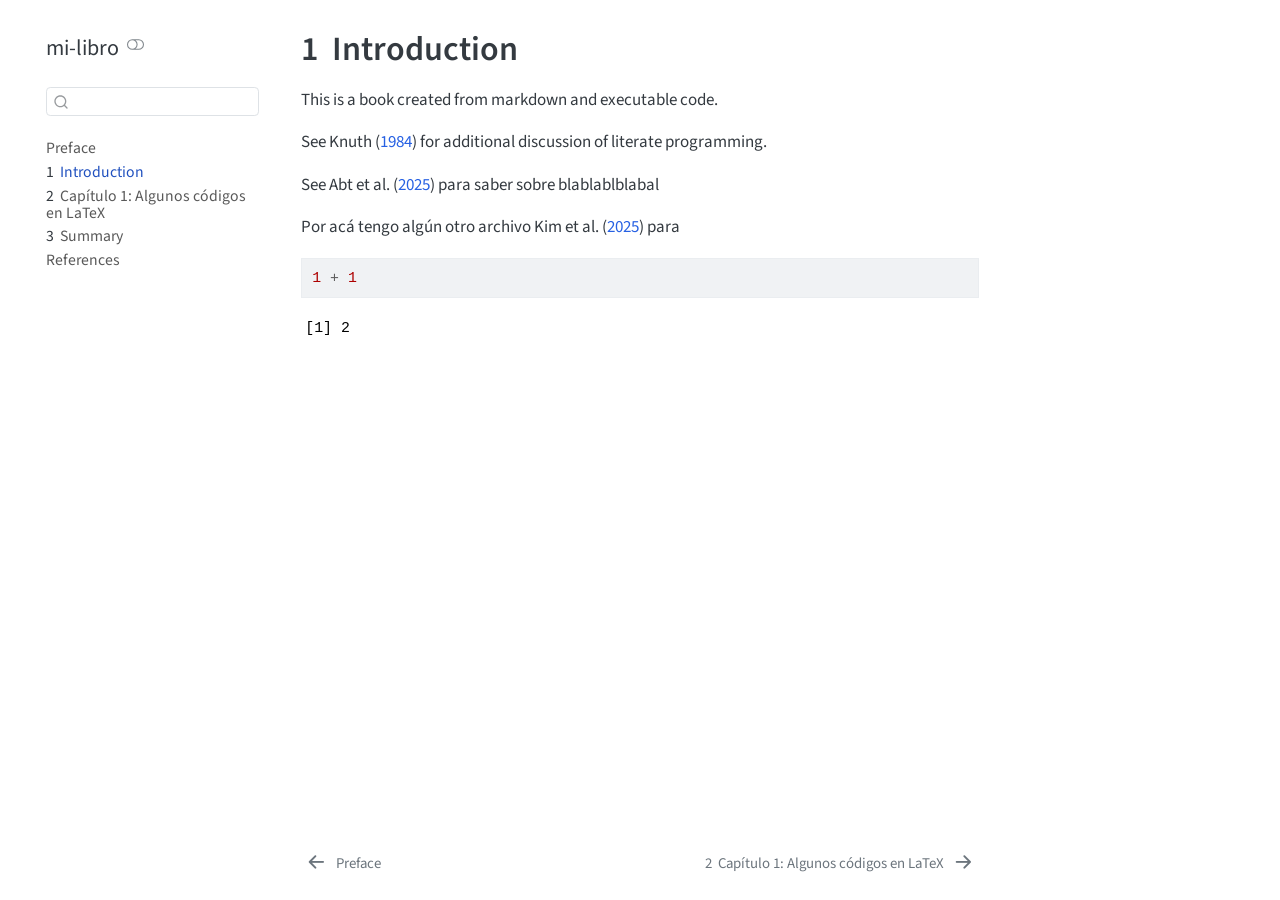
<file: _book/01-introduccion.html>
<!DOCTYPE html>
<html xmlns="http://www.w3.org/1999/xhtml" lang="en" xml:lang="en"><head>

<meta charset="utf-8">
<meta name="generator" content="quarto-1.9.37">

<meta name="viewport" content="width=device-width, initial-scale=1.0, user-scalable=yes">


<title>1&nbsp; Introduction – mi-libro</title>
<style>
/* Default styles provided by pandoc.
** See https://pandoc.org/MANUAL.html#variables-for-html for config info.
*/
code{white-space: pre-wrap;}
span.smallcaps{font-variant: small-caps;}
div.columns{display: flex; gap: min(4vw, 1.5em);}
div.column{flex: auto; overflow-x: auto;}
div.hanging-indent{margin-left: 1.5em; text-indent: -1.5em;}
ul.task-list{list-style: none;}
ul.task-list li input[type="checkbox"] {
  width: 0.8em;
  margin: 0 0.8em 0.2em -1em; /* quarto-specific, see https://github.com/quarto-dev/quarto-cli/issues/4556 */ 
  vertical-align: middle;
}
/* CSS for syntax highlighting */
html { -webkit-text-size-adjust: 100%; }
pre > code.sourceCode { white-space: pre; position: relative; }
pre > code.sourceCode > span { display: inline-block; line-height: 1.25; }
pre > code.sourceCode > span:empty { height: 1.2em; }
.sourceCode { overflow: visible; }
code.sourceCode > span { color: inherit; text-decoration: inherit; }
div.sourceCode { margin: 1em 0; }
pre.sourceCode { margin: 0; }
@media screen {
div.sourceCode { overflow: auto; }
}
@media print {
pre > code.sourceCode { white-space: pre-wrap; }
pre > code.sourceCode > span { text-indent: -5em; padding-left: 5em; }
}
pre.numberSource code
  { counter-reset: source-line 0; }
pre.numberSource code > span
  { position: relative; left: -4em; counter-increment: source-line; }
pre.numberSource code > span > a:first-child::before
  { content: counter(source-line);
    position: relative; left: -1em; text-align: right; vertical-align: baseline;
    border: none; display: inline-block;
    -webkit-touch-callout: none; -webkit-user-select: none;
    -khtml-user-select: none; -moz-user-select: none;
    -ms-user-select: none; user-select: none;
    padding: 0 4px; width: 4em;
  }
pre.numberSource { margin-left: 3em;  padding-left: 4px; }
div.sourceCode
  {   }
@media screen {
pre > code.sourceCode > span > a:first-child::before { text-decoration: underline; }
}
/* CSS for citations */
div.csl-bib-body { }
div.csl-entry {
  clear: both;
}
.hanging-indent div.csl-entry {
  margin-left:2em;
  text-indent:-2em;
}
div.csl-left-margin {
  min-width:2em;
  float:left;
}
div.csl-right-inline {
  margin-left:2em;
  padding-left:1em;
}
div.csl-indent {
  margin-left: 2em;
}</style>


<script src="site_libs/quarto-nav/quarto-nav.js"></script>
<script src="site_libs/quarto-nav/headroom.min.js"></script>
<script src="site_libs/clipboard/clipboard.min.js"></script>
<script src="site_libs/quarto-search/autocomplete.umd.js"></script>
<script src="site_libs/quarto-search/fuse.min.js"></script>
<script src="site_libs/quarto-search/quarto-search.js"></script>
<meta name="quarto:offset" content="./">
<link href="./02-capitulo-uno.html" rel="next">
<link href="./index.html" rel="prev">
<script src="site_libs/quarto-html/quarto.js" type="module"></script>
<script src="site_libs/quarto-html/tabsets/tabsets.js" type="module"></script>
<script src="site_libs/quarto-html/popper.min.js"></script>
<script src="site_libs/quarto-html/tippy.umd.min.js"></script>
<script src="site_libs/quarto-html/anchor.min.js"></script>
<link href="site_libs/quarto-html/tippy.css" rel="stylesheet">
<link href="site_libs/quarto-html/quarto-syntax-highlighting-7f8f88aac4f3542376d5c11b86a4c14d.css" rel="stylesheet" class="quarto-color-scheme" id="quarto-text-highlighting-styles">
<link href="site_libs/quarto-html/quarto-syntax-highlighting-dark-d0ae9245876894da5ac7e18953ecc5cc.css" rel="stylesheet" class="quarto-color-scheme quarto-color-alternate" id="quarto-text-highlighting-styles">
<link href="site_libs/quarto-html/quarto-syntax-highlighting-7f8f88aac4f3542376d5c11b86a4c14d.css" rel="stylesheet" class="quarto-color-scheme-extra" id="quarto-text-highlighting-styles">
<script src="site_libs/bootstrap/bootstrap.min.js"></script>
<link href="site_libs/bootstrap/bootstrap-icons.css" rel="stylesheet">
<link href="site_libs/bootstrap/bootstrap-bb057584965328695e1b8a01a6f437bc.min.css" rel="stylesheet" append-hash="true" class="quarto-color-scheme" id="quarto-bootstrap" data-mode="light">
<link href="site_libs/bootstrap/bootstrap-dark-6b2a147f2a5ae316b7a655d7ef3f2017.min.css" rel="stylesheet" append-hash="true" class="quarto-color-scheme quarto-color-alternate" id="quarto-bootstrap" data-mode="dark">
<link href="site_libs/bootstrap/bootstrap-bb057584965328695e1b8a01a6f437bc.min.css" rel="stylesheet" append-hash="true" class="quarto-color-scheme-extra" id="quarto-bootstrap" data-mode="light">
<script id="quarto-search-options" type="application/json">{
  "location": "sidebar",
  "copy-button": false,
  "collapse-after": 3,
  "panel-placement": "start",
  "type": "textbox",
  "limit": 50,
  "keyboard-shortcut": [
    "f",
    "/",
    "s"
  ],
  "show-item-context": false,
  "language": {
    "search-no-results-text": "No results",
    "search-matching-documents-text": "matching documents",
    "search-copy-link-title": "Copy link to search",
    "search-hide-matches-text": "Hide additional matches",
    "search-more-match-text": "more match in this document",
    "search-more-matches-text": "more matches in this document",
    "search-clear-button-title": "Clear",
    "search-text-placeholder": "",
    "search-detached-cancel-button-title": "Cancel",
    "search-submit-button-title": "Submit",
    "search-label": "Search"
  }
}</script>


</head>

<body class="nav-sidebar floating quarto-light"><script id="quarto-html-before-body" type="application/javascript">
    const toggleBodyColorMode = (bsSheetEl) => {
      const mode = bsSheetEl.getAttribute("data-mode");
      const bodyEl = window.document.querySelector("body");
      if (mode === "dark") {
        bodyEl.classList.add("quarto-dark");
        bodyEl.classList.remove("quarto-light");
      } else {
        bodyEl.classList.add("quarto-light");
        bodyEl.classList.remove("quarto-dark");
      }
    }
    const toggleBodyColorPrimary = () => {
      const bsSheetEl = window.document.querySelector("link#quarto-bootstrap:not([rel=disabled-stylesheet])");
      if (bsSheetEl) {
        toggleBodyColorMode(bsSheetEl);
      }
    }
    const setColorSchemeToggle = (alternate) => {
      const toggles = window.document.querySelectorAll('.quarto-color-scheme-toggle');
      for (let i=0; i < toggles.length; i++) {
        const toggle = toggles[i];
        if (toggle) {
          if (alternate) {
            toggle.classList.add("alternate");
          } else {
            toggle.classList.remove("alternate");
          }
        }
      }
    };
    const toggleColorMode = (alternate) => {
      // Switch the stylesheets
      const primaryStylesheets = window.document.querySelectorAll('link.quarto-color-scheme:not(.quarto-color-alternate)');
      const alternateStylesheets = window.document.querySelectorAll('link.quarto-color-scheme.quarto-color-alternate');
      manageTransitions('#quarto-margin-sidebar .nav-link', false);
      if (alternate) {
        // note: dark is layered on light, we don't disable primary!
        enableStylesheet(alternateStylesheets);
        for (const sheetNode of alternateStylesheets) {
          if (sheetNode.id === "quarto-bootstrap") {
            toggleBodyColorMode(sheetNode);
          }
        }
      } else {
        disableStylesheet(alternateStylesheets);
        enableStylesheet(primaryStylesheets)
        toggleBodyColorPrimary();
      }
      manageTransitions('#quarto-margin-sidebar .nav-link', true);
      // Switch the toggles
      setColorSchemeToggle(alternate)
      // Hack to workaround the fact that safari doesn't
      // properly recolor the scrollbar when toggling (#1455)
      if (navigator.userAgent.indexOf('Safari') > 0 && navigator.userAgent.indexOf('Chrome') == -1) {
        manageTransitions("body", false);
        window.scrollTo(0, 1);
        setTimeout(() => {
          window.scrollTo(0, 0);
          manageTransitions("body", true);
        }, 40);
      }
    }
    const disableStylesheet = (stylesheets) => {
      for (let i=0; i < stylesheets.length; i++) {
        const stylesheet = stylesheets[i];
        stylesheet.rel = 'disabled-stylesheet';
      }
    }
    const enableStylesheet = (stylesheets) => {
      for (let i=0; i < stylesheets.length; i++) {
        const stylesheet = stylesheets[i];
        if(stylesheet.rel !== 'stylesheet') { // for Chrome, which will still FOUC without this check
          stylesheet.rel = 'stylesheet';
        }
      }
    }
    const manageTransitions = (selector, allowTransitions) => {
      const els = window.document.querySelectorAll(selector);
      for (let i=0; i < els.length; i++) {
        const el = els[i];
        if (allowTransitions) {
          el.classList.remove('notransition');
        } else {
          el.classList.add('notransition');
        }
      }
    }
    const isFileUrl = () => {
      return window.location.protocol === 'file:';
    }
    const hasAlternateSentinel = () => {
      let styleSentinel = getColorSchemeSentinel();
      if (styleSentinel !== null) {
        return styleSentinel === "alternate";
      } else {
        return false;
      }
    }
    const setStyleSentinel = (alternate) => {
      const value = alternate ? "alternate" : "default";
      if (!isFileUrl()) {
        window.localStorage.setItem("quarto-color-scheme", value);
      } else {
        localAlternateSentinel = value;
      }
    }
    const getColorSchemeSentinel = () => {
      if (!isFileUrl()) {
        const storageValue = window.localStorage.getItem("quarto-color-scheme");
        return storageValue != null ? storageValue : localAlternateSentinel;
      } else {
        return localAlternateSentinel;
      }
    }
    const toggleGiscusIfUsed = (isAlternate, darkModeDefault) => {
      const baseTheme = document.querySelector('#giscus-base-theme')?.value ?? 'light';
      const alternateTheme = document.querySelector('#giscus-alt-theme')?.value ?? 'dark';
      let newTheme = '';
      if(authorPrefersDark) {
        newTheme = isAlternate ? baseTheme : alternateTheme;
      } else {
        newTheme = isAlternate ? alternateTheme : baseTheme;
      }
      const changeGiscusTheme = () => {
        // From: https://github.com/giscus/giscus/issues/336
        const sendMessage = (message) => {
          const iframe = document.querySelector('iframe.giscus-frame');
          if (!iframe) return;
          iframe.contentWindow.postMessage({ giscus: message }, 'https://giscus.app');
        }
        sendMessage({
          setConfig: {
            theme: newTheme
          }
        });
      }
      const isGiscussLoaded = window.document.querySelector('iframe.giscus-frame') !== null;
      if (isGiscussLoaded) {
        changeGiscusTheme();
      }
    };
    const authorPrefersDark = false;
    const queryPrefersDark = window.matchMedia('(prefers-color-scheme: dark)');
    const darkModeDefault = queryPrefersDark.matches;
      document.querySelector('link#quarto-text-highlighting-styles.quarto-color-scheme-extra').rel = 'disabled-stylesheet';
      document.querySelector('link#quarto-bootstrap.quarto-color-scheme-extra').rel = 'disabled-stylesheet';
    let localAlternateSentinel = darkModeDefault ? 'alternate' : 'default';
    // Dark / light mode switch
    window.quartoToggleColorScheme = () => {
      // Read the current dark / light value
      let toAlternate = !hasAlternateSentinel();
      toggleColorMode(toAlternate);
      setStyleSentinel(toAlternate);
      toggleGiscusIfUsed(toAlternate, darkModeDefault);
      window.dispatchEvent(new Event('resize'));
    };
    queryPrefersDark.addEventListener("change", e => {
      if(window.localStorage.getItem("quarto-color-scheme") !== null)
        return;
      const alternate = e.matches
      toggleColorMode(alternate);
      localAlternateSentinel = e.matches ? 'alternate' : 'default'; // this is used alongside local storage!
      toggleGiscusIfUsed(alternate, darkModeDefault);
    });
    // Switch to dark mode if need be
    if (hasAlternateSentinel()) {
      toggleColorMode(true);
    } else {
      toggleColorMode(false);
    }
  </script>

<div id="quarto-search-results"></div>
  <header id="quarto-header" class="headroom fixed-top">
  <nav class="quarto-secondary-nav">
    <div class="container-fluid d-flex">
      <button type="button" class="quarto-btn-toggle btn" data-bs-toggle="collapse" role="button" data-bs-target=".quarto-sidebar-collapse-item" aria-controls="quarto-sidebar" aria-expanded="false" aria-label="Toggle sidebar navigation" onclick="if (window.quartoToggleHeadroom) { window.quartoToggleHeadroom(); }">
        <i class="bi bi-layout-text-sidebar-reverse"></i>
      </button>
        <nav class="quarto-page-breadcrumbs" aria-label="breadcrumb"><ol class="breadcrumb"><li class="breadcrumb-item"><a href="./01-introduccion.html"><span class="chapter-number">1</span>&nbsp; <span class="chapter-title">Introduction</span></a></li></ol></nav>
        <a class="flex-grow-1" role="navigation" data-bs-toggle="collapse" data-bs-target=".quarto-sidebar-collapse-item" aria-controls="quarto-sidebar" aria-expanded="false" aria-label="Toggle sidebar navigation" onclick="if (window.quartoToggleHeadroom) { window.quartoToggleHeadroom(); }">      
        </a>
      <button type="button" class="btn quarto-search-button" aria-label="Search" onclick="window.quartoOpenSearch();">
        <i class="bi bi-search"></i>
      </button>
    </div>
  </nav>
</header>
<!-- content -->
<div id="quarto-content" class="quarto-container page-columns page-rows-contents page-layout-article">
<!-- sidebar -->
  <nav id="quarto-sidebar" class="sidebar collapse collapse-horizontal quarto-sidebar-collapse-item sidebar-navigation floating overflow-auto">
    <div class="pt-lg-2 mt-2 text-left sidebar-header">
    <div class="sidebar-title mb-0 py-0">
      <a href="./">mi-libro</a> 
        <div class="sidebar-tools-main">
  <a href="" class="quarto-color-scheme-toggle quarto-navigation-tool  px-1" onclick="window.quartoToggleColorScheme(); return false;" title="Toggle dark mode"><i class="bi"></i></a>
</div>
    </div>
      </div>
        <div class="mt-2 flex-shrink-0 align-items-center">
        <div class="sidebar-search">
        <div id="quarto-search" class="" title="Search"></div>
        </div>
        </div>
    <div class="sidebar-menu-container"> 
    <ul class="list-unstyled mt-1">
        <li class="sidebar-item">
  <div class="sidebar-item-container"> 
  <a href="./index.html" class="sidebar-item-text sidebar-link">
 <span class="menu-text">Preface</span></a>
  </div>
</li>
        <li class="sidebar-item">
  <div class="sidebar-item-container"> 
  <a href="./01-introduccion.html" class="sidebar-item-text sidebar-link active">
 <span class="menu-text"><span class="chapter-number">1</span>&nbsp; <span class="chapter-title">Introduction</span></span></a>
  </div>
</li>
        <li class="sidebar-item">
  <div class="sidebar-item-container"> 
  <a href="./02-capitulo-uno.html" class="sidebar-item-text sidebar-link">
 <span class="menu-text"><span class="chapter-number">2</span>&nbsp; <span class="chapter-title">Capítulo 1: Algunos códigos en LaTeX</span></span></a>
  </div>
</li>
        <li class="sidebar-item">
  <div class="sidebar-item-container"> 
  <a href="./summary.html" class="sidebar-item-text sidebar-link">
 <span class="menu-text"><span class="chapter-number">3</span>&nbsp; <span class="chapter-title">Summary</span></span></a>
  </div>
</li>
        <li class="sidebar-item">
  <div class="sidebar-item-container"> 
  <a href="./references.html" class="sidebar-item-text sidebar-link">
 <span class="menu-text">References</span></a>
  </div>
</li>
    </ul>
    </div>
</nav>
<div id="quarto-sidebar-glass" class="quarto-sidebar-collapse-item" data-bs-toggle="collapse" data-bs-target=".quarto-sidebar-collapse-item"></div>
<!-- margin-sidebar -->
    <div id="quarto-margin-sidebar" class="sidebar margin-sidebar zindex-bottom">
        
    </div>
<!-- main -->
<main class="content" id="quarto-document-content">


<header id="title-block-header" class="quarto-title-block default">
<div class="quarto-title">
<h1 class="title"><span class="chapter-number">1</span>&nbsp; <span class="chapter-title">Introduction</span></h1>
</div>



<div class="quarto-title-meta">

    
  
    
  </div>
  


</header>


<p>This is a book created from markdown and executable code.</p>
<p>See <span class="citation" data-cites="knuth84">Knuth (<a href="references.html#ref-knuth84" role="doc-biblioref">1984</a>)</span> for additional discussion of literate programming.</p>
<p>See <span class="citation" data-cites="abt2025">Abt et al. (<a href="references.html#ref-abt2025" role="doc-biblioref">2025</a>)</span> para saber sobre blablablblabal</p>
<p>Por acá tengo algún otro archivo <span class="citation" data-cites="kim2025">Kim et al. (<a href="references.html#ref-kim2025" role="doc-biblioref">2025</a>)</span> para</p>
<div class="cell">
<div class="code-copy-outer-scaffold"><div class="sourceCode cell-code" id="cb1"><pre class="sourceCode r code-with-copy"><code class="sourceCode r"><span id="cb1-1"><a href="#cb1-1" aria-hidden="true" tabindex="-1"></a><span class="dv">1</span> <span class="sc">+</span> <span class="dv">1</span></span></code></pre></div><button title="Copy to Clipboard" class="code-copy-button"><i class="bi"></i></button></div>
<div class="cell-output cell-output-stdout">
<pre><code>[1] 2</code></pre>
</div>
</div>


<div id="refs" class="references csl-bib-body hanging-indent" role="list" style="display: none">
<div id="ref-abt2025" class="csl-entry" role="listitem">
Abt, Martin, Katharina Loibl, Timo Leuders, Wim Van Dooren, and Frank Reinhold. 2025. <span>“Understanding Student Errors in Comparing Data Sets with Boxplots.”</span> <em>Educational Studies in Mathematics</em> 120 (1): 169–93. <a href="https://doi.org/10.1007/s10649-025-10387-z">https://doi.org/10.1007/s10649-025-10387-z</a>.
</div>
<div id="ref-kim2025" class="csl-entry" role="listitem">
Kim, Jeonghyun, Lingzi Hong, and Ayoung Yoon. 2025. <span>“University Students<span>’</span> Self-Assessment of Data Literacy: A Validation Study.”</span> <em>PLoS One</em> 20 (4): e0322104. <a href="https://doi.org/10.1371/journal.pone.0322104">https://doi.org/10.1371/journal.pone.0322104</a>.
</div>
<div id="ref-knuth84" class="csl-entry" role="listitem">
Knuth, Donald E. 1984. <span>“Literate Programming.”</span> <em>Comput. J.</em> (USA) 27 (2): 97–111. <a href="https://doi.org/10.1093/comjnl/27.2.97">https://doi.org/10.1093/comjnl/27.2.97</a>.
</div>
</div>

</main> <!-- /main -->
<script id="quarto-html-after-body" type="application/javascript">
  window.document.addEventListener("DOMContentLoaded", function (event) {
    // Ensure there is a toggle, if there isn't float one in the top right
    if (window.document.querySelector('.quarto-color-scheme-toggle') === null) {
      const a = window.document.createElement('a');
      a.classList.add('top-right');
      a.classList.add('quarto-color-scheme-toggle');
      a.href = "";
      a.onclick = function() { try { window.quartoToggleColorScheme(); } catch {} return false; };
      const i = window.document.createElement("i");
      i.classList.add('bi');
      a.appendChild(i);
      window.document.body.appendChild(a);
    }
    setColorSchemeToggle(hasAlternateSentinel())
    const icon = "";
    const anchorJS = new window.AnchorJS();
    anchorJS.options = {
      placement: 'right',
      icon: icon
    };
    anchorJS.add('.anchored');
    const isCodeAnnotation = (el) => {
      for (const clz of el.classList) {
        if (clz.startsWith('code-annotation-')) {                     
          return true;
        }
      }
      return false;
    }
    const onCopySuccess = function(e) {
      // button target
      const button = e.trigger;
      // don't keep focus
      button.blur();
      // flash "checked"
      button.classList.add('code-copy-button-checked');
      var currentTitle = button.getAttribute("title");
      button.setAttribute("title", "Copied!");
      let tooltip;
      if (window.bootstrap) {
        button.setAttribute("data-bs-toggle", "tooltip");
        button.setAttribute("data-bs-placement", "left");
        button.setAttribute("data-bs-title", "Copied!");
        tooltip = new bootstrap.Tooltip(button, 
          { trigger: "manual", 
            customClass: "code-copy-button-tooltip",
            offset: [0, -8]});
        tooltip.show();    
      }
      setTimeout(function() {
        if (tooltip) {
          tooltip.hide();
          button.removeAttribute("data-bs-title");
          button.removeAttribute("data-bs-toggle");
          button.removeAttribute("data-bs-placement");
        }
        button.setAttribute("title", currentTitle);
        button.classList.remove('code-copy-button-checked');
      }, 1000);
      // clear code selection
      e.clearSelection();
    }
    const getTextToCopy = function(trigger) {
      const outerScaffold = trigger.parentElement.cloneNode(true);
      const codeEl = outerScaffold.querySelector('code');
      for (const childEl of codeEl.children) {
        if (isCodeAnnotation(childEl)) {
          childEl.remove();
        }
      }
      return codeEl.innerText;
    }
    const clipboard = new window.ClipboardJS('.code-copy-button:not([data-in-quarto-modal])', {
      text: getTextToCopy
    });
    clipboard.on('success', onCopySuccess);
    if (window.document.getElementById('quarto-embedded-source-code-modal')) {
      const clipboardModal = new window.ClipboardJS('.code-copy-button[data-in-quarto-modal]', {
        text: getTextToCopy,
        container: window.document.getElementById('quarto-embedded-source-code-modal')
      });
      clipboardModal.on('success', onCopySuccess);
    }
      var localhostRegex = new RegExp(/^(?:http|https):\/\/localhost\:?[0-9]*\//);
      var mailtoRegex = new RegExp(/^mailto:/);
        var filterRegex = new RegExp('/' + window.location.host + '/');
      var isInternal = (href) => {
          return filterRegex.test(href) || localhostRegex.test(href) || mailtoRegex.test(href);
      }
      // Inspect non-navigation links and adorn them if external
     var links = window.document.querySelectorAll('a[href]:not(.nav-link):not(.navbar-brand):not(.toc-action):not(.sidebar-link):not(.sidebar-item-toggle):not(.pagination-link):not(.no-external):not([aria-hidden]):not(.dropdown-item):not(.quarto-navigation-tool):not(.about-link)');
      for (var i=0; i<links.length; i++) {
        const link = links[i];
        if (!isInternal(link.href)) {
          // undo the damage that might have been done by quarto-nav.js in the case of
          // links that we want to consider external
          if (link.dataset.originalHref !== undefined) {
            link.href = link.dataset.originalHref;
          }
        }
      }
    function tippyHover(el, contentFn, onTriggerFn, onUntriggerFn) {
      const config = {
        allowHTML: true,
        maxWidth: 500,
        delay: 100,
        arrow: false,
        appendTo: function(el) {
            return el.parentElement;
        },
        interactive: true,
        interactiveBorder: 10,
        theme: 'quarto',
        placement: 'bottom-start',
      };
      if (contentFn) {
        config.content = contentFn;
      }
      if (onTriggerFn) {
        config.onTrigger = onTriggerFn;
      }
      if (onUntriggerFn) {
        config.onUntrigger = onUntriggerFn;
      }
      window.tippy(el, config); 
    }
    const noterefs = window.document.querySelectorAll('a[role="doc-noteref"]');
    for (var i=0; i<noterefs.length; i++) {
      const ref = noterefs[i];
      tippyHover(ref, function() {
        // use id or data attribute instead here
        let href = ref.getAttribute('data-footnote-href') || ref.getAttribute('href');
        try { href = new URL(href).hash; } catch {}
        const id = href.replace(/^#\/?/, "");
        const note = window.document.getElementById(id);
        if (note) {
          return note.innerHTML;
        } else {
          return "";
        }
      });
    }
    const xrefs = window.document.querySelectorAll('a.quarto-xref');
    const processXRef = (id, note) => {
      // Strip column container classes
      const stripColumnClz = (el) => {
        el.classList.remove("page-full", "page-columns");
        if (el.children) {
          for (const child of el.children) {
            stripColumnClz(child);
          }
        }
      }
      stripColumnClz(note)
      if (id === null || id.startsWith('sec-')) {
        // Special case sections, only their first couple elements
        const container = document.createElement("div");
        if (note.children && note.children.length > 2) {
          container.appendChild(note.children[0].cloneNode(true));
          for (let i = 1; i < note.children.length; i++) {
            const child = note.children[i];
            if (child.tagName === "P" && child.innerText === "") {
              continue;
            } else {
              container.appendChild(child.cloneNode(true));
              break;
            }
          }
          if (window.Quarto?.typesetMath) {
            window.Quarto.typesetMath(container);
          }
          return container.innerHTML
        } else {
          if (window.Quarto?.typesetMath) {
            window.Quarto.typesetMath(note);
          }
          return note.innerHTML;
        }
      } else {
        // Remove any anchor links if they are present
        const anchorLink = note.querySelector('a.anchorjs-link');
        if (anchorLink) {
          anchorLink.remove();
        }
        if (window.Quarto?.typesetMath) {
          window.Quarto.typesetMath(note);
        }
        if (note.classList.contains("callout")) {
          return note.outerHTML;
        } else {
          return note.innerHTML;
        }
      }
    }
    for (var i=0; i<xrefs.length; i++) {
      const xref = xrefs[i];
      tippyHover(xref, undefined, function(instance) {
        instance.disable();
        let url = xref.getAttribute('href');
        let hash = undefined; 
        if (url.startsWith('#')) {
          hash = url;
        } else {
          try { hash = new URL(url).hash; } catch {}
        }
        if (hash) {
          const id = hash.replace(/^#\/?/, "");
          const note = window.document.getElementById(id);
          if (note !== null) {
            try {
              const html = processXRef(id, note.cloneNode(true));
              instance.setContent(html);
            } finally {
              instance.enable();
              instance.show();
            }
          } else {
            // See if we can fetch this
            fetch(url.split('#')[0])
            .then(res => res.text())
            .then(html => {
              const parser = new DOMParser();
              const htmlDoc = parser.parseFromString(html, "text/html");
              const note = htmlDoc.getElementById(id);
              if (note !== null) {
                const html = processXRef(id, note);
                instance.setContent(html);
              } 
            }).finally(() => {
              instance.enable();
              instance.show();
            });
          }
        } else {
          // See if we can fetch a full url (with no hash to target)
          // This is a special case and we should probably do some content thinning / targeting
          fetch(url)
          .then(res => res.text())
          .then(html => {
            const parser = new DOMParser();
            const htmlDoc = parser.parseFromString(html, "text/html");
            const note = htmlDoc.querySelector('main.content');
            if (note !== null) {
              // This should only happen for chapter cross references
              // (since there is no id in the URL)
              // remove the first header
              if (note.children.length > 0 && note.children[0].tagName === "HEADER") {
                note.children[0].remove();
              }
              const html = processXRef(null, note);
              instance.setContent(html);
            } 
          }).finally(() => {
            instance.enable();
            instance.show();
          });
        }
      }, function(instance) {
      });
    }
        let selectedAnnoteEl;
        const selectorForAnnotation = ( cell, annotation) => {
          let cellAttr = 'data-code-cell="' + cell + '"';
          let lineAttr = 'data-code-annotation="' +  annotation + '"';
          const selector = 'span[' + cellAttr + '][' + lineAttr + ']';
          return selector;
        }
        const selectCodeLines = (annoteEl) => {
          const doc = window.document;
          const targetCell = annoteEl.getAttribute("data-target-cell");
          const targetAnnotation = annoteEl.getAttribute("data-target-annotation");
          const annoteSpan = window.document.querySelector(selectorForAnnotation(targetCell, targetAnnotation));
          const lines = annoteSpan.getAttribute("data-code-lines").split(",");
          const lineIds = lines.map((line) => {
            return targetCell + "-" + line;
          })
          let top = null;
          let height = null;
          let parent = null;
          if (lineIds.length > 0) {
              //compute the position of the single el (top and bottom and make a div)
              const el = window.document.getElementById(lineIds[0]);
              top = el.offsetTop;
              height = el.offsetHeight;
              parent = el.parentElement.parentElement;
            if (lineIds.length > 1) {
              const lastEl = window.document.getElementById(lineIds[lineIds.length - 1]);
              const bottom = lastEl.offsetTop + lastEl.offsetHeight;
              height = bottom - top;
            }
            if (top !== null && height !== null && parent !== null) {
              // cook up a div (if necessary) and position it 
              let div = window.document.getElementById("code-annotation-line-highlight");
              if (div === null) {
                div = window.document.createElement("div");
                div.setAttribute("id", "code-annotation-line-highlight");
                div.style.position = 'absolute';
                parent.appendChild(div);
              }
              div.style.top = top - 2 + "px";
              div.style.height = height + 4 + "px";
              div.style.left = 0;
              let gutterDiv = window.document.getElementById("code-annotation-line-highlight-gutter");
              if (gutterDiv === null) {
                gutterDiv = window.document.createElement("div");
                gutterDiv.setAttribute("id", "code-annotation-line-highlight-gutter");
                gutterDiv.style.position = 'absolute';
                const codeCell = window.document.getElementById(targetCell);
                const gutter = codeCell.querySelector('.code-annotation-gutter');
                gutter.appendChild(gutterDiv);
              }
              gutterDiv.style.top = top - 2 + "px";
              gutterDiv.style.height = height + 4 + "px";
            }
            selectedAnnoteEl = annoteEl;
          }
        };
        const unselectCodeLines = () => {
          const elementsIds = ["code-annotation-line-highlight", "code-annotation-line-highlight-gutter"];
          elementsIds.forEach((elId) => {
            const div = window.document.getElementById(elId);
            if (div) {
              div.remove();
            }
          });
          selectedAnnoteEl = undefined;
        };
          // Handle positioning of the toggle
      window.addEventListener(
        "resize",
        throttle(() => {
          elRect = undefined;
          if (selectedAnnoteEl) {
            selectCodeLines(selectedAnnoteEl);
          }
        }, 10)
      );
      function throttle(fn, ms) {
      let throttle = false;
      let timer;
        return (...args) => {
          if(!throttle) { // first call gets through
              fn.apply(this, args);
              throttle = true;
          } else { // all the others get throttled
              if(timer) clearTimeout(timer); // cancel #2
              timer = setTimeout(() => {
                fn.apply(this, args);
                timer = throttle = false;
              }, ms);
          }
        };
      }
        // Attach click handler to the DT
        const annoteDls = window.document.querySelectorAll('dt[data-target-cell]');
        for (const annoteDlNode of annoteDls) {
          annoteDlNode.addEventListener('click', (event) => {
            const clickedEl = event.target;
            if (clickedEl !== selectedAnnoteEl) {
              unselectCodeLines();
              const activeEl = window.document.querySelector('dt[data-target-cell].code-annotation-active');
              if (activeEl) {
                activeEl.classList.remove('code-annotation-active');
              }
              selectCodeLines(clickedEl);
              clickedEl.classList.add('code-annotation-active');
            } else {
              // Unselect the line
              unselectCodeLines();
              clickedEl.classList.remove('code-annotation-active');
            }
          });
        }
    const findCites = (el) => {
      const parentEl = el.parentElement;
      if (parentEl) {
        const cites = parentEl.dataset.cites;
        if (cites) {
          return {
            el,
            cites: cites.split(' ')
          };
        } else {
          return findCites(el.parentElement)
        }
      } else {
        return undefined;
      }
    };
    var bibliorefs = window.document.querySelectorAll('a[role="doc-biblioref"]');
    for (var i=0; i<bibliorefs.length; i++) {
      const ref = bibliorefs[i];
      const citeInfo = findCites(ref);
      if (citeInfo) {
        tippyHover(citeInfo.el, function() {
          var popup = window.document.createElement('div');
          citeInfo.cites.forEach(function(cite) {
            var citeDiv = window.document.createElement('div');
            citeDiv.classList.add('hanging-indent');
            citeDiv.classList.add('csl-entry');
            var biblioDiv = window.document.getElementById('ref-' + cite);
            if (biblioDiv) {
              citeDiv.innerHTML = biblioDiv.innerHTML;
            }
            popup.appendChild(citeDiv);
          });
          return popup.innerHTML;
        });
      }
    }
  });
  </script>
<nav class="page-navigation">
  <div class="nav-page nav-page-previous">
      <a href="./index.html" class="pagination-link" aria-label="Preface">
        <i class="bi bi-arrow-left-short"></i> <span class="nav-page-text">Preface</span>
      </a>          
  </div>
  <div class="nav-page nav-page-next">
      <a href="./02-capitulo-uno.html" class="pagination-link" aria-label="Capítulo 1: Algunos códigos en LaTeX">
        <span class="nav-page-text"><span class="chapter-number">2</span>&nbsp; <span class="chapter-title">Capítulo 1: Algunos códigos en LaTeX</span></span> <i class="bi bi-arrow-right-short"></i>
      </a>
  </div>
</nav>
</div> <!-- /content -->




</body></html>
</file>
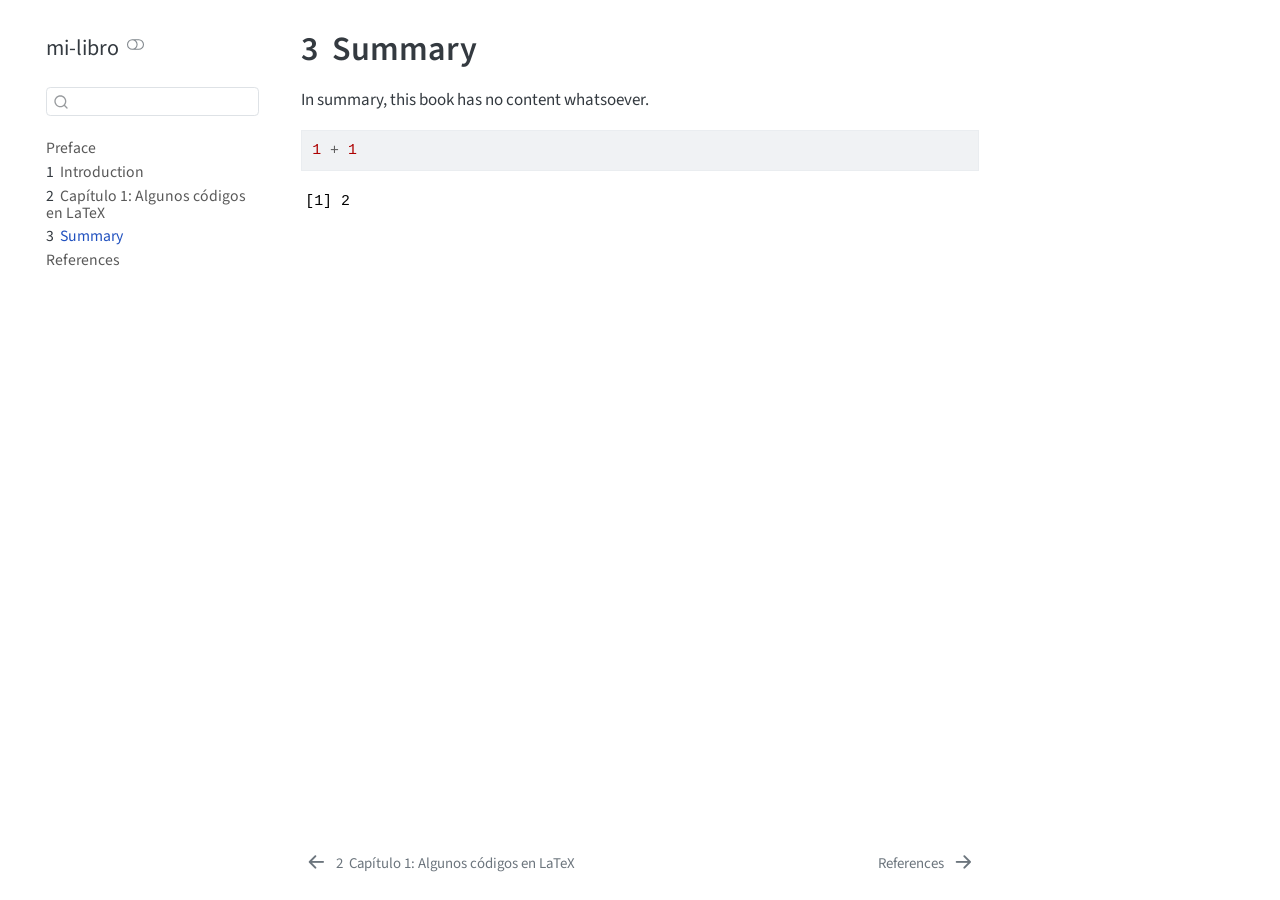
<file: _book/summary.html>
<!DOCTYPE html>
<html xmlns="http://www.w3.org/1999/xhtml" lang="en" xml:lang="en"><head>

<meta charset="utf-8">
<meta name="generator" content="quarto-1.9.37">

<meta name="viewport" content="width=device-width, initial-scale=1.0, user-scalable=yes">


<title>3&nbsp; Summary – mi-libro</title>
<style>
/* Default styles provided by pandoc.
** See https://pandoc.org/MANUAL.html#variables-for-html for config info.
*/
code{white-space: pre-wrap;}
span.smallcaps{font-variant: small-caps;}
div.columns{display: flex; gap: min(4vw, 1.5em);}
div.column{flex: auto; overflow-x: auto;}
div.hanging-indent{margin-left: 1.5em; text-indent: -1.5em;}
ul.task-list{list-style: none;}
ul.task-list li input[type="checkbox"] {
  width: 0.8em;
  margin: 0 0.8em 0.2em -1em; /* quarto-specific, see https://github.com/quarto-dev/quarto-cli/issues/4556 */ 
  vertical-align: middle;
}
/* CSS for syntax highlighting */
html { -webkit-text-size-adjust: 100%; }
pre > code.sourceCode { white-space: pre; position: relative; }
pre > code.sourceCode > span { display: inline-block; line-height: 1.25; }
pre > code.sourceCode > span:empty { height: 1.2em; }
.sourceCode { overflow: visible; }
code.sourceCode > span { color: inherit; text-decoration: inherit; }
div.sourceCode { margin: 1em 0; }
pre.sourceCode { margin: 0; }
@media screen {
div.sourceCode { overflow: auto; }
}
@media print {
pre > code.sourceCode { white-space: pre-wrap; }
pre > code.sourceCode > span { text-indent: -5em; padding-left: 5em; }
}
pre.numberSource code
  { counter-reset: source-line 0; }
pre.numberSource code > span
  { position: relative; left: -4em; counter-increment: source-line; }
pre.numberSource code > span > a:first-child::before
  { content: counter(source-line);
    position: relative; left: -1em; text-align: right; vertical-align: baseline;
    border: none; display: inline-block;
    -webkit-touch-callout: none; -webkit-user-select: none;
    -khtml-user-select: none; -moz-user-select: none;
    -ms-user-select: none; user-select: none;
    padding: 0 4px; width: 4em;
  }
pre.numberSource { margin-left: 3em;  padding-left: 4px; }
div.sourceCode
  {   }
@media screen {
pre > code.sourceCode > span > a:first-child::before { text-decoration: underline; }
}
</style>


<script src="site_libs/quarto-nav/quarto-nav.js"></script>
<script src="site_libs/quarto-nav/headroom.min.js"></script>
<script src="site_libs/clipboard/clipboard.min.js"></script>
<script src="site_libs/quarto-search/autocomplete.umd.js"></script>
<script src="site_libs/quarto-search/fuse.min.js"></script>
<script src="site_libs/quarto-search/quarto-search.js"></script>
<meta name="quarto:offset" content="./">
<link href="./references.html" rel="next">
<link href="./02-capitulo-uno.html" rel="prev">
<script src="site_libs/quarto-html/quarto.js" type="module"></script>
<script src="site_libs/quarto-html/tabsets/tabsets.js" type="module"></script>
<script src="site_libs/quarto-html/popper.min.js"></script>
<script src="site_libs/quarto-html/tippy.umd.min.js"></script>
<script src="site_libs/quarto-html/anchor.min.js"></script>
<link href="site_libs/quarto-html/tippy.css" rel="stylesheet">
<link href="site_libs/quarto-html/quarto-syntax-highlighting-7f8f88aac4f3542376d5c11b86a4c14d.css" rel="stylesheet" class="quarto-color-scheme" id="quarto-text-highlighting-styles">
<link href="site_libs/quarto-html/quarto-syntax-highlighting-dark-d0ae9245876894da5ac7e18953ecc5cc.css" rel="stylesheet" class="quarto-color-scheme quarto-color-alternate" id="quarto-text-highlighting-styles">
<link href="site_libs/quarto-html/quarto-syntax-highlighting-7f8f88aac4f3542376d5c11b86a4c14d.css" rel="stylesheet" class="quarto-color-scheme-extra" id="quarto-text-highlighting-styles">
<script src="site_libs/bootstrap/bootstrap.min.js"></script>
<link href="site_libs/bootstrap/bootstrap-icons.css" rel="stylesheet">
<link href="site_libs/bootstrap/bootstrap-bb057584965328695e1b8a01a6f437bc.min.css" rel="stylesheet" append-hash="true" class="quarto-color-scheme" id="quarto-bootstrap" data-mode="light">
<link href="site_libs/bootstrap/bootstrap-dark-6b2a147f2a5ae316b7a655d7ef3f2017.min.css" rel="stylesheet" append-hash="true" class="quarto-color-scheme quarto-color-alternate" id="quarto-bootstrap" data-mode="dark">
<link href="site_libs/bootstrap/bootstrap-bb057584965328695e1b8a01a6f437bc.min.css" rel="stylesheet" append-hash="true" class="quarto-color-scheme-extra" id="quarto-bootstrap" data-mode="light">
<script id="quarto-search-options" type="application/json">{
  "location": "sidebar",
  "copy-button": false,
  "collapse-after": 3,
  "panel-placement": "start",
  "type": "textbox",
  "limit": 50,
  "keyboard-shortcut": [
    "f",
    "/",
    "s"
  ],
  "show-item-context": false,
  "language": {
    "search-no-results-text": "No results",
    "search-matching-documents-text": "matching documents",
    "search-copy-link-title": "Copy link to search",
    "search-hide-matches-text": "Hide additional matches",
    "search-more-match-text": "more match in this document",
    "search-more-matches-text": "more matches in this document",
    "search-clear-button-title": "Clear",
    "search-text-placeholder": "",
    "search-detached-cancel-button-title": "Cancel",
    "search-submit-button-title": "Submit",
    "search-label": "Search"
  }
}</script>


</head>

<body class="nav-sidebar floating quarto-light"><script id="quarto-html-before-body" type="application/javascript">
    const toggleBodyColorMode = (bsSheetEl) => {
      const mode = bsSheetEl.getAttribute("data-mode");
      const bodyEl = window.document.querySelector("body");
      if (mode === "dark") {
        bodyEl.classList.add("quarto-dark");
        bodyEl.classList.remove("quarto-light");
      } else {
        bodyEl.classList.add("quarto-light");
        bodyEl.classList.remove("quarto-dark");
      }
    }
    const toggleBodyColorPrimary = () => {
      const bsSheetEl = window.document.querySelector("link#quarto-bootstrap:not([rel=disabled-stylesheet])");
      if (bsSheetEl) {
        toggleBodyColorMode(bsSheetEl);
      }
    }
    const setColorSchemeToggle = (alternate) => {
      const toggles = window.document.querySelectorAll('.quarto-color-scheme-toggle');
      for (let i=0; i < toggles.length; i++) {
        const toggle = toggles[i];
        if (toggle) {
          if (alternate) {
            toggle.classList.add("alternate");
          } else {
            toggle.classList.remove("alternate");
          }
        }
      }
    };
    const toggleColorMode = (alternate) => {
      // Switch the stylesheets
      const primaryStylesheets = window.document.querySelectorAll('link.quarto-color-scheme:not(.quarto-color-alternate)');
      const alternateStylesheets = window.document.querySelectorAll('link.quarto-color-scheme.quarto-color-alternate');
      manageTransitions('#quarto-margin-sidebar .nav-link', false);
      if (alternate) {
        // note: dark is layered on light, we don't disable primary!
        enableStylesheet(alternateStylesheets);
        for (const sheetNode of alternateStylesheets) {
          if (sheetNode.id === "quarto-bootstrap") {
            toggleBodyColorMode(sheetNode);
          }
        }
      } else {
        disableStylesheet(alternateStylesheets);
        enableStylesheet(primaryStylesheets)
        toggleBodyColorPrimary();
      }
      manageTransitions('#quarto-margin-sidebar .nav-link', true);
      // Switch the toggles
      setColorSchemeToggle(alternate)
      // Hack to workaround the fact that safari doesn't
      // properly recolor the scrollbar when toggling (#1455)
      if (navigator.userAgent.indexOf('Safari') > 0 && navigator.userAgent.indexOf('Chrome') == -1) {
        manageTransitions("body", false);
        window.scrollTo(0, 1);
        setTimeout(() => {
          window.scrollTo(0, 0);
          manageTransitions("body", true);
        }, 40);
      }
    }
    const disableStylesheet = (stylesheets) => {
      for (let i=0; i < stylesheets.length; i++) {
        const stylesheet = stylesheets[i];
        stylesheet.rel = 'disabled-stylesheet';
      }
    }
    const enableStylesheet = (stylesheets) => {
      for (let i=0; i < stylesheets.length; i++) {
        const stylesheet = stylesheets[i];
        if(stylesheet.rel !== 'stylesheet') { // for Chrome, which will still FOUC without this check
          stylesheet.rel = 'stylesheet';
        }
      }
    }
    const manageTransitions = (selector, allowTransitions) => {
      const els = window.document.querySelectorAll(selector);
      for (let i=0; i < els.length; i++) {
        const el = els[i];
        if (allowTransitions) {
          el.classList.remove('notransition');
        } else {
          el.classList.add('notransition');
        }
      }
    }
    const isFileUrl = () => {
      return window.location.protocol === 'file:';
    }
    const hasAlternateSentinel = () => {
      let styleSentinel = getColorSchemeSentinel();
      if (styleSentinel !== null) {
        return styleSentinel === "alternate";
      } else {
        return false;
      }
    }
    const setStyleSentinel = (alternate) => {
      const value = alternate ? "alternate" : "default";
      if (!isFileUrl()) {
        window.localStorage.setItem("quarto-color-scheme", value);
      } else {
        localAlternateSentinel = value;
      }
    }
    const getColorSchemeSentinel = () => {
      if (!isFileUrl()) {
        const storageValue = window.localStorage.getItem("quarto-color-scheme");
        return storageValue != null ? storageValue : localAlternateSentinel;
      } else {
        return localAlternateSentinel;
      }
    }
    const toggleGiscusIfUsed = (isAlternate, darkModeDefault) => {
      const baseTheme = document.querySelector('#giscus-base-theme')?.value ?? 'light';
      const alternateTheme = document.querySelector('#giscus-alt-theme')?.value ?? 'dark';
      let newTheme = '';
      if(authorPrefersDark) {
        newTheme = isAlternate ? baseTheme : alternateTheme;
      } else {
        newTheme = isAlternate ? alternateTheme : baseTheme;
      }
      const changeGiscusTheme = () => {
        // From: https://github.com/giscus/giscus/issues/336
        const sendMessage = (message) => {
          const iframe = document.querySelector('iframe.giscus-frame');
          if (!iframe) return;
          iframe.contentWindow.postMessage({ giscus: message }, 'https://giscus.app');
        }
        sendMessage({
          setConfig: {
            theme: newTheme
          }
        });
      }
      const isGiscussLoaded = window.document.querySelector('iframe.giscus-frame') !== null;
      if (isGiscussLoaded) {
        changeGiscusTheme();
      }
    };
    const authorPrefersDark = false;
    const queryPrefersDark = window.matchMedia('(prefers-color-scheme: dark)');
    const darkModeDefault = queryPrefersDark.matches;
      document.querySelector('link#quarto-text-highlighting-styles.quarto-color-scheme-extra').rel = 'disabled-stylesheet';
      document.querySelector('link#quarto-bootstrap.quarto-color-scheme-extra').rel = 'disabled-stylesheet';
    let localAlternateSentinel = darkModeDefault ? 'alternate' : 'default';
    // Dark / light mode switch
    window.quartoToggleColorScheme = () => {
      // Read the current dark / light value
      let toAlternate = !hasAlternateSentinel();
      toggleColorMode(toAlternate);
      setStyleSentinel(toAlternate);
      toggleGiscusIfUsed(toAlternate, darkModeDefault);
      window.dispatchEvent(new Event('resize'));
    };
    queryPrefersDark.addEventListener("change", e => {
      if(window.localStorage.getItem("quarto-color-scheme") !== null)
        return;
      const alternate = e.matches
      toggleColorMode(alternate);
      localAlternateSentinel = e.matches ? 'alternate' : 'default'; // this is used alongside local storage!
      toggleGiscusIfUsed(alternate, darkModeDefault);
    });
    // Switch to dark mode if need be
    if (hasAlternateSentinel()) {
      toggleColorMode(true);
    } else {
      toggleColorMode(false);
    }
  </script>

<div id="quarto-search-results"></div>
  <header id="quarto-header" class="headroom fixed-top">
  <nav class="quarto-secondary-nav">
    <div class="container-fluid d-flex">
      <button type="button" class="quarto-btn-toggle btn" data-bs-toggle="collapse" role="button" data-bs-target=".quarto-sidebar-collapse-item" aria-controls="quarto-sidebar" aria-expanded="false" aria-label="Toggle sidebar navigation" onclick="if (window.quartoToggleHeadroom) { window.quartoToggleHeadroom(); }">
        <i class="bi bi-layout-text-sidebar-reverse"></i>
      </button>
        <nav class="quarto-page-breadcrumbs" aria-label="breadcrumb"><ol class="breadcrumb"><li class="breadcrumb-item"><a href="./summary.html"><span class="chapter-number">3</span>&nbsp; <span class="chapter-title">Summary</span></a></li></ol></nav>
        <a class="flex-grow-1" role="navigation" data-bs-toggle="collapse" data-bs-target=".quarto-sidebar-collapse-item" aria-controls="quarto-sidebar" aria-expanded="false" aria-label="Toggle sidebar navigation" onclick="if (window.quartoToggleHeadroom) { window.quartoToggleHeadroom(); }">      
        </a>
      <button type="button" class="btn quarto-search-button" aria-label="Search" onclick="window.quartoOpenSearch();">
        <i class="bi bi-search"></i>
      </button>
    </div>
  </nav>
</header>
<!-- content -->
<div id="quarto-content" class="quarto-container page-columns page-rows-contents page-layout-article">
<!-- sidebar -->
  <nav id="quarto-sidebar" class="sidebar collapse collapse-horizontal quarto-sidebar-collapse-item sidebar-navigation floating overflow-auto">
    <div class="pt-lg-2 mt-2 text-left sidebar-header">
    <div class="sidebar-title mb-0 py-0">
      <a href="./">mi-libro</a> 
        <div class="sidebar-tools-main">
  <a href="" class="quarto-color-scheme-toggle quarto-navigation-tool  px-1" onclick="window.quartoToggleColorScheme(); return false;" title="Toggle dark mode"><i class="bi"></i></a>
</div>
    </div>
      </div>
        <div class="mt-2 flex-shrink-0 align-items-center">
        <div class="sidebar-search">
        <div id="quarto-search" class="" title="Search"></div>
        </div>
        </div>
    <div class="sidebar-menu-container"> 
    <ul class="list-unstyled mt-1">
        <li class="sidebar-item">
  <div class="sidebar-item-container"> 
  <a href="./index.html" class="sidebar-item-text sidebar-link">
 <span class="menu-text">Preface</span></a>
  </div>
</li>
        <li class="sidebar-item">
  <div class="sidebar-item-container"> 
  <a href="./01-introduccion.html" class="sidebar-item-text sidebar-link">
 <span class="menu-text"><span class="chapter-number">1</span>&nbsp; <span class="chapter-title">Introduction</span></span></a>
  </div>
</li>
        <li class="sidebar-item">
  <div class="sidebar-item-container"> 
  <a href="./02-capitulo-uno.html" class="sidebar-item-text sidebar-link">
 <span class="menu-text"><span class="chapter-number">2</span>&nbsp; <span class="chapter-title">Capítulo 1: Algunos códigos en LaTeX</span></span></a>
  </div>
</li>
        <li class="sidebar-item">
  <div class="sidebar-item-container"> 
  <a href="./summary.html" class="sidebar-item-text sidebar-link active">
 <span class="menu-text"><span class="chapter-number">3</span>&nbsp; <span class="chapter-title">Summary</span></span></a>
  </div>
</li>
        <li class="sidebar-item">
  <div class="sidebar-item-container"> 
  <a href="./references.html" class="sidebar-item-text sidebar-link">
 <span class="menu-text">References</span></a>
  </div>
</li>
    </ul>
    </div>
</nav>
<div id="quarto-sidebar-glass" class="quarto-sidebar-collapse-item" data-bs-toggle="collapse" data-bs-target=".quarto-sidebar-collapse-item"></div>
<!-- margin-sidebar -->
    <div id="quarto-margin-sidebar" class="sidebar margin-sidebar zindex-bottom">
        
    </div>
<!-- main -->
<main class="content" id="quarto-document-content">


<header id="title-block-header" class="quarto-title-block default">
<div class="quarto-title">
<h1 class="title"><span class="chapter-number">3</span>&nbsp; <span class="chapter-title">Summary</span></h1>
</div>



<div class="quarto-title-meta">

    
  
    
  </div>
  


</header>


<p>In summary, this book has no content whatsoever.</p>
<div class="cell">
<div class="code-copy-outer-scaffold"><div class="sourceCode cell-code" id="cb1"><pre class="sourceCode r code-with-copy"><code class="sourceCode r"><span id="cb1-1"><a href="#cb1-1" aria-hidden="true" tabindex="-1"></a><span class="dv">1</span> <span class="sc">+</span> <span class="dv">1</span></span></code></pre></div><button title="Copy to Clipboard" class="code-copy-button"><i class="bi"></i></button></div>
<div class="cell-output cell-output-stdout">
<pre><code>[1] 2</code></pre>
</div>
</div>



</main> <!-- /main -->
<script id="quarto-html-after-body" type="application/javascript">
  window.document.addEventListener("DOMContentLoaded", function (event) {
    // Ensure there is a toggle, if there isn't float one in the top right
    if (window.document.querySelector('.quarto-color-scheme-toggle') === null) {
      const a = window.document.createElement('a');
      a.classList.add('top-right');
      a.classList.add('quarto-color-scheme-toggle');
      a.href = "";
      a.onclick = function() { try { window.quartoToggleColorScheme(); } catch {} return false; };
      const i = window.document.createElement("i");
      i.classList.add('bi');
      a.appendChild(i);
      window.document.body.appendChild(a);
    }
    setColorSchemeToggle(hasAlternateSentinel())
    const icon = "";
    const anchorJS = new window.AnchorJS();
    anchorJS.options = {
      placement: 'right',
      icon: icon
    };
    anchorJS.add('.anchored');
    const isCodeAnnotation = (el) => {
      for (const clz of el.classList) {
        if (clz.startsWith('code-annotation-')) {                     
          return true;
        }
      }
      return false;
    }
    const onCopySuccess = function(e) {
      // button target
      const button = e.trigger;
      // don't keep focus
      button.blur();
      // flash "checked"
      button.classList.add('code-copy-button-checked');
      var currentTitle = button.getAttribute("title");
      button.setAttribute("title", "Copied!");
      let tooltip;
      if (window.bootstrap) {
        button.setAttribute("data-bs-toggle", "tooltip");
        button.setAttribute("data-bs-placement", "left");
        button.setAttribute("data-bs-title", "Copied!");
        tooltip = new bootstrap.Tooltip(button, 
          { trigger: "manual", 
            customClass: "code-copy-button-tooltip",
            offset: [0, -8]});
        tooltip.show();    
      }
      setTimeout(function() {
        if (tooltip) {
          tooltip.hide();
          button.removeAttribute("data-bs-title");
          button.removeAttribute("data-bs-toggle");
          button.removeAttribute("data-bs-placement");
        }
        button.setAttribute("title", currentTitle);
        button.classList.remove('code-copy-button-checked');
      }, 1000);
      // clear code selection
      e.clearSelection();
    }
    const getTextToCopy = function(trigger) {
      const outerScaffold = trigger.parentElement.cloneNode(true);
      const codeEl = outerScaffold.querySelector('code');
      for (const childEl of codeEl.children) {
        if (isCodeAnnotation(childEl)) {
          childEl.remove();
        }
      }
      return codeEl.innerText;
    }
    const clipboard = new window.ClipboardJS('.code-copy-button:not([data-in-quarto-modal])', {
      text: getTextToCopy
    });
    clipboard.on('success', onCopySuccess);
    if (window.document.getElementById('quarto-embedded-source-code-modal')) {
      const clipboardModal = new window.ClipboardJS('.code-copy-button[data-in-quarto-modal]', {
        text: getTextToCopy,
        container: window.document.getElementById('quarto-embedded-source-code-modal')
      });
      clipboardModal.on('success', onCopySuccess);
    }
      var localhostRegex = new RegExp(/^(?:http|https):\/\/localhost\:?[0-9]*\//);
      var mailtoRegex = new RegExp(/^mailto:/);
        var filterRegex = new RegExp('/' + window.location.host + '/');
      var isInternal = (href) => {
          return filterRegex.test(href) || localhostRegex.test(href) || mailtoRegex.test(href);
      }
      // Inspect non-navigation links and adorn them if external
     var links = window.document.querySelectorAll('a[href]:not(.nav-link):not(.navbar-brand):not(.toc-action):not(.sidebar-link):not(.sidebar-item-toggle):not(.pagination-link):not(.no-external):not([aria-hidden]):not(.dropdown-item):not(.quarto-navigation-tool):not(.about-link)');
      for (var i=0; i<links.length; i++) {
        const link = links[i];
        if (!isInternal(link.href)) {
          // undo the damage that might have been done by quarto-nav.js in the case of
          // links that we want to consider external
          if (link.dataset.originalHref !== undefined) {
            link.href = link.dataset.originalHref;
          }
        }
      }
    function tippyHover(el, contentFn, onTriggerFn, onUntriggerFn) {
      const config = {
        allowHTML: true,
        maxWidth: 500,
        delay: 100,
        arrow: false,
        appendTo: function(el) {
            return el.parentElement;
        },
        interactive: true,
        interactiveBorder: 10,
        theme: 'quarto',
        placement: 'bottom-start',
      };
      if (contentFn) {
        config.content = contentFn;
      }
      if (onTriggerFn) {
        config.onTrigger = onTriggerFn;
      }
      if (onUntriggerFn) {
        config.onUntrigger = onUntriggerFn;
      }
      window.tippy(el, config); 
    }
    const noterefs = window.document.querySelectorAll('a[role="doc-noteref"]');
    for (var i=0; i<noterefs.length; i++) {
      const ref = noterefs[i];
      tippyHover(ref, function() {
        // use id or data attribute instead here
        let href = ref.getAttribute('data-footnote-href') || ref.getAttribute('href');
        try { href = new URL(href).hash; } catch {}
        const id = href.replace(/^#\/?/, "");
        const note = window.document.getElementById(id);
        if (note) {
          return note.innerHTML;
        } else {
          return "";
        }
      });
    }
    const xrefs = window.document.querySelectorAll('a.quarto-xref');
    const processXRef = (id, note) => {
      // Strip column container classes
      const stripColumnClz = (el) => {
        el.classList.remove("page-full", "page-columns");
        if (el.children) {
          for (const child of el.children) {
            stripColumnClz(child);
          }
        }
      }
      stripColumnClz(note)
      if (id === null || id.startsWith('sec-')) {
        // Special case sections, only their first couple elements
        const container = document.createElement("div");
        if (note.children && note.children.length > 2) {
          container.appendChild(note.children[0].cloneNode(true));
          for (let i = 1; i < note.children.length; i++) {
            const child = note.children[i];
            if (child.tagName === "P" && child.innerText === "") {
              continue;
            } else {
              container.appendChild(child.cloneNode(true));
              break;
            }
          }
          if (window.Quarto?.typesetMath) {
            window.Quarto.typesetMath(container);
          }
          return container.innerHTML
        } else {
          if (window.Quarto?.typesetMath) {
            window.Quarto.typesetMath(note);
          }
          return note.innerHTML;
        }
      } else {
        // Remove any anchor links if they are present
        const anchorLink = note.querySelector('a.anchorjs-link');
        if (anchorLink) {
          anchorLink.remove();
        }
        if (window.Quarto?.typesetMath) {
          window.Quarto.typesetMath(note);
        }
        if (note.classList.contains("callout")) {
          return note.outerHTML;
        } else {
          return note.innerHTML;
        }
      }
    }
    for (var i=0; i<xrefs.length; i++) {
      const xref = xrefs[i];
      tippyHover(xref, undefined, function(instance) {
        instance.disable();
        let url = xref.getAttribute('href');
        let hash = undefined; 
        if (url.startsWith('#')) {
          hash = url;
        } else {
          try { hash = new URL(url).hash; } catch {}
        }
        if (hash) {
          const id = hash.replace(/^#\/?/, "");
          const note = window.document.getElementById(id);
          if (note !== null) {
            try {
              const html = processXRef(id, note.cloneNode(true));
              instance.setContent(html);
            } finally {
              instance.enable();
              instance.show();
            }
          } else {
            // See if we can fetch this
            fetch(url.split('#')[0])
            .then(res => res.text())
            .then(html => {
              const parser = new DOMParser();
              const htmlDoc = parser.parseFromString(html, "text/html");
              const note = htmlDoc.getElementById(id);
              if (note !== null) {
                const html = processXRef(id, note);
                instance.setContent(html);
              } 
            }).finally(() => {
              instance.enable();
              instance.show();
            });
          }
        } else {
          // See if we can fetch a full url (with no hash to target)
          // This is a special case and we should probably do some content thinning / targeting
          fetch(url)
          .then(res => res.text())
          .then(html => {
            const parser = new DOMParser();
            const htmlDoc = parser.parseFromString(html, "text/html");
            const note = htmlDoc.querySelector('main.content');
            if (note !== null) {
              // This should only happen for chapter cross references
              // (since there is no id in the URL)
              // remove the first header
              if (note.children.length > 0 && note.children[0].tagName === "HEADER") {
                note.children[0].remove();
              }
              const html = processXRef(null, note);
              instance.setContent(html);
            } 
          }).finally(() => {
            instance.enable();
            instance.show();
          });
        }
      }, function(instance) {
      });
    }
        let selectedAnnoteEl;
        const selectorForAnnotation = ( cell, annotation) => {
          let cellAttr = 'data-code-cell="' + cell + '"';
          let lineAttr = 'data-code-annotation="' +  annotation + '"';
          const selector = 'span[' + cellAttr + '][' + lineAttr + ']';
          return selector;
        }
        const selectCodeLines = (annoteEl) => {
          const doc = window.document;
          const targetCell = annoteEl.getAttribute("data-target-cell");
          const targetAnnotation = annoteEl.getAttribute("data-target-annotation");
          const annoteSpan = window.document.querySelector(selectorForAnnotation(targetCell, targetAnnotation));
          const lines = annoteSpan.getAttribute("data-code-lines").split(",");
          const lineIds = lines.map((line) => {
            return targetCell + "-" + line;
          })
          let top = null;
          let height = null;
          let parent = null;
          if (lineIds.length > 0) {
              //compute the position of the single el (top and bottom and make a div)
              const el = window.document.getElementById(lineIds[0]);
              top = el.offsetTop;
              height = el.offsetHeight;
              parent = el.parentElement.parentElement;
            if (lineIds.length > 1) {
              const lastEl = window.document.getElementById(lineIds[lineIds.length - 1]);
              const bottom = lastEl.offsetTop + lastEl.offsetHeight;
              height = bottom - top;
            }
            if (top !== null && height !== null && parent !== null) {
              // cook up a div (if necessary) and position it 
              let div = window.document.getElementById("code-annotation-line-highlight");
              if (div === null) {
                div = window.document.createElement("div");
                div.setAttribute("id", "code-annotation-line-highlight");
                div.style.position = 'absolute';
                parent.appendChild(div);
              }
              div.style.top = top - 2 + "px";
              div.style.height = height + 4 + "px";
              div.style.left = 0;
              let gutterDiv = window.document.getElementById("code-annotation-line-highlight-gutter");
              if (gutterDiv === null) {
                gutterDiv = window.document.createElement("div");
                gutterDiv.setAttribute("id", "code-annotation-line-highlight-gutter");
                gutterDiv.style.position = 'absolute';
                const codeCell = window.document.getElementById(targetCell);
                const gutter = codeCell.querySelector('.code-annotation-gutter');
                gutter.appendChild(gutterDiv);
              }
              gutterDiv.style.top = top - 2 + "px";
              gutterDiv.style.height = height + 4 + "px";
            }
            selectedAnnoteEl = annoteEl;
          }
        };
        const unselectCodeLines = () => {
          const elementsIds = ["code-annotation-line-highlight", "code-annotation-line-highlight-gutter"];
          elementsIds.forEach((elId) => {
            const div = window.document.getElementById(elId);
            if (div) {
              div.remove();
            }
          });
          selectedAnnoteEl = undefined;
        };
          // Handle positioning of the toggle
      window.addEventListener(
        "resize",
        throttle(() => {
          elRect = undefined;
          if (selectedAnnoteEl) {
            selectCodeLines(selectedAnnoteEl);
          }
        }, 10)
      );
      function throttle(fn, ms) {
      let throttle = false;
      let timer;
        return (...args) => {
          if(!throttle) { // first call gets through
              fn.apply(this, args);
              throttle = true;
          } else { // all the others get throttled
              if(timer) clearTimeout(timer); // cancel #2
              timer = setTimeout(() => {
                fn.apply(this, args);
                timer = throttle = false;
              }, ms);
          }
        };
      }
        // Attach click handler to the DT
        const annoteDls = window.document.querySelectorAll('dt[data-target-cell]');
        for (const annoteDlNode of annoteDls) {
          annoteDlNode.addEventListener('click', (event) => {
            const clickedEl = event.target;
            if (clickedEl !== selectedAnnoteEl) {
              unselectCodeLines();
              const activeEl = window.document.querySelector('dt[data-target-cell].code-annotation-active');
              if (activeEl) {
                activeEl.classList.remove('code-annotation-active');
              }
              selectCodeLines(clickedEl);
              clickedEl.classList.add('code-annotation-active');
            } else {
              // Unselect the line
              unselectCodeLines();
              clickedEl.classList.remove('code-annotation-active');
            }
          });
        }
    const findCites = (el) => {
      const parentEl = el.parentElement;
      if (parentEl) {
        const cites = parentEl.dataset.cites;
        if (cites) {
          return {
            el,
            cites: cites.split(' ')
          };
        } else {
          return findCites(el.parentElement)
        }
      } else {
        return undefined;
      }
    };
    var bibliorefs = window.document.querySelectorAll('a[role="doc-biblioref"]');
    for (var i=0; i<bibliorefs.length; i++) {
      const ref = bibliorefs[i];
      const citeInfo = findCites(ref);
      if (citeInfo) {
        tippyHover(citeInfo.el, function() {
          var popup = window.document.createElement('div');
          citeInfo.cites.forEach(function(cite) {
            var citeDiv = window.document.createElement('div');
            citeDiv.classList.add('hanging-indent');
            citeDiv.classList.add('csl-entry');
            var biblioDiv = window.document.getElementById('ref-' + cite);
            if (biblioDiv) {
              citeDiv.innerHTML = biblioDiv.innerHTML;
            }
            popup.appendChild(citeDiv);
          });
          return popup.innerHTML;
        });
      }
    }
  });
  </script>
<nav class="page-navigation">
  <div class="nav-page nav-page-previous">
      <a href="./02-capitulo-uno.html" class="pagination-link" aria-label="Capítulo 1: Algunos códigos en LaTeX">
        <i class="bi bi-arrow-left-short"></i> <span class="nav-page-text"><span class="chapter-number">2</span>&nbsp; <span class="chapter-title">Capítulo 1: Algunos códigos en LaTeX</span></span>
      </a>          
  </div>
  <div class="nav-page nav-page-next">
      <a href="./references.html" class="pagination-link" aria-label="References">
        <span class="nav-page-text">References</span> <i class="bi bi-arrow-right-short"></i>
      </a>
  </div>
</nav>
</div> <!-- /content -->




</body></html>
</file>
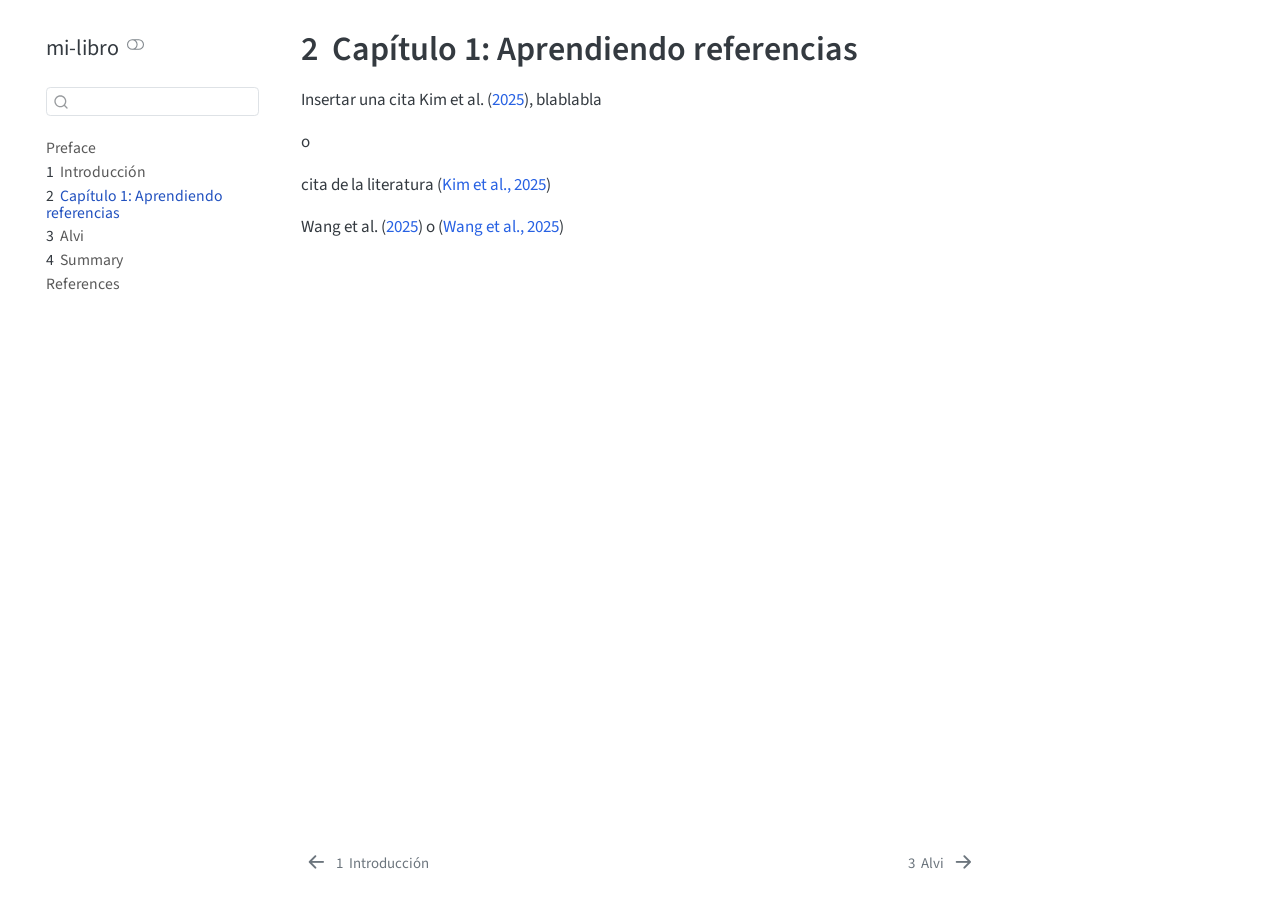
<file: docs/02-capitulo-uno.html>
<!DOCTYPE html>
<html xmlns="http://www.w3.org/1999/xhtml" lang="en" xml:lang="en"><head>

<meta charset="utf-8">
<meta name="generator" content="quarto-1.9.37">

<meta name="viewport" content="width=device-width, initial-scale=1.0, user-scalable=yes">


<title>2&nbsp; Capítulo 1: Aprendiendo referencias – mi-libro</title>
<style>
/* Default styles provided by pandoc.
** See https://pandoc.org/MANUAL.html#variables-for-html for config info.
*/
code{white-space: pre-wrap;}
span.smallcaps{font-variant: small-caps;}
div.columns{display: flex; gap: min(4vw, 1.5em);}
div.column{flex: auto; overflow-x: auto;}
div.hanging-indent{margin-left: 1.5em; text-indent: -1.5em;}
ul.task-list{list-style: none;}
ul.task-list li input[type="checkbox"] {
  width: 0.8em;
  margin: 0 0.8em 0.2em -1em; /* quarto-specific, see https://github.com/quarto-dev/quarto-cli/issues/4556 */ 
  vertical-align: middle;
}
/* CSS for citations */
div.csl-bib-body { }
div.csl-entry {
  clear: both;
  margin-bottom: 0em;
}
.hanging-indent div.csl-entry {
  margin-left:2em;
  text-indent:-2em;
}
div.csl-left-margin {
  min-width:2em;
  float:left;
}
div.csl-right-inline {
  margin-left:2em;
  padding-left:1em;
}
div.csl-indent {
  margin-left: 2em;
}</style>


<script src="site_libs/quarto-nav/quarto-nav.js"></script>
<script src="site_libs/quarto-nav/headroom.min.js"></script>
<script src="site_libs/clipboard/clipboard.min.js"></script>
<script src="site_libs/quarto-search/autocomplete.umd.js"></script>
<script src="site_libs/quarto-search/fuse.min.js"></script>
<script src="site_libs/quarto-search/quarto-search.js"></script>
<meta name="quarto:offset" content="./">
<link href="./03-alvi.html" rel="next">
<link href="./01-introduccion.html" rel="prev">
<script src="site_libs/quarto-html/quarto.js" type="module"></script>
<script src="site_libs/quarto-html/tabsets/tabsets.js" type="module"></script>
<script src="site_libs/quarto-html/popper.min.js"></script>
<script src="site_libs/quarto-html/tippy.umd.min.js"></script>
<script src="site_libs/quarto-html/anchor.min.js"></script>
<link href="site_libs/quarto-html/tippy.css" rel="stylesheet">
<link href="site_libs/quarto-html/quarto-syntax-highlighting-7f8f88aac4f3542376d5c11b86a4c14d.css" rel="stylesheet" class="quarto-color-scheme" id="quarto-text-highlighting-styles">
<link href="site_libs/quarto-html/quarto-syntax-highlighting-dark-d0ae9245876894da5ac7e18953ecc5cc.css" rel="stylesheet" class="quarto-color-scheme quarto-color-alternate" id="quarto-text-highlighting-styles">
<link href="site_libs/quarto-html/quarto-syntax-highlighting-7f8f88aac4f3542376d5c11b86a4c14d.css" rel="stylesheet" class="quarto-color-scheme-extra" id="quarto-text-highlighting-styles">
<script src="site_libs/bootstrap/bootstrap.min.js"></script>
<link href="site_libs/bootstrap/bootstrap-icons.css" rel="stylesheet">
<link href="site_libs/bootstrap/bootstrap-bb057584965328695e1b8a01a6f437bc.min.css" rel="stylesheet" append-hash="true" class="quarto-color-scheme" id="quarto-bootstrap" data-mode="light">
<link href="site_libs/bootstrap/bootstrap-dark-6b2a147f2a5ae316b7a655d7ef3f2017.min.css" rel="stylesheet" append-hash="true" class="quarto-color-scheme quarto-color-alternate" id="quarto-bootstrap" data-mode="dark">
<link href="site_libs/bootstrap/bootstrap-bb057584965328695e1b8a01a6f437bc.min.css" rel="stylesheet" append-hash="true" class="quarto-color-scheme-extra" id="quarto-bootstrap" data-mode="light">
<script id="quarto-search-options" type="application/json">{
  "location": "sidebar",
  "copy-button": false,
  "collapse-after": 3,
  "panel-placement": "start",
  "type": "textbox",
  "limit": 50,
  "keyboard-shortcut": [
    "f",
    "/",
    "s"
  ],
  "show-item-context": false,
  "language": {
    "search-no-results-text": "No results",
    "search-matching-documents-text": "matching documents",
    "search-copy-link-title": "Copy link to search",
    "search-hide-matches-text": "Hide additional matches",
    "search-more-match-text": "more match in this document",
    "search-more-matches-text": "more matches in this document",
    "search-clear-button-title": "Clear",
    "search-text-placeholder": "",
    "search-detached-cancel-button-title": "Cancel",
    "search-submit-button-title": "Submit",
    "search-label": "Search"
  }
}</script>


<link rel="stylesheet" href="styles.css">
</head>

<body class="nav-sidebar floating quarto-light"><script id="quarto-html-before-body" type="application/javascript">
    const toggleBodyColorMode = (bsSheetEl) => {
      const mode = bsSheetEl.getAttribute("data-mode");
      const bodyEl = window.document.querySelector("body");
      if (mode === "dark") {
        bodyEl.classList.add("quarto-dark");
        bodyEl.classList.remove("quarto-light");
      } else {
        bodyEl.classList.add("quarto-light");
        bodyEl.classList.remove("quarto-dark");
      }
    }
    const toggleBodyColorPrimary = () => {
      const bsSheetEl = window.document.querySelector("link#quarto-bootstrap:not([rel=disabled-stylesheet])");
      if (bsSheetEl) {
        toggleBodyColorMode(bsSheetEl);
      }
    }
    const setColorSchemeToggle = (alternate) => {
      const toggles = window.document.querySelectorAll('.quarto-color-scheme-toggle');
      for (let i=0; i < toggles.length; i++) {
        const toggle = toggles[i];
        if (toggle) {
          if (alternate) {
            toggle.classList.add("alternate");
          } else {
            toggle.classList.remove("alternate");
          }
        }
      }
    };
    const toggleColorMode = (alternate) => {
      // Switch the stylesheets
      const primaryStylesheets = window.document.querySelectorAll('link.quarto-color-scheme:not(.quarto-color-alternate)');
      const alternateStylesheets = window.document.querySelectorAll('link.quarto-color-scheme.quarto-color-alternate');
      manageTransitions('#quarto-margin-sidebar .nav-link', false);
      if (alternate) {
        // note: dark is layered on light, we don't disable primary!
        enableStylesheet(alternateStylesheets);
        for (const sheetNode of alternateStylesheets) {
          if (sheetNode.id === "quarto-bootstrap") {
            toggleBodyColorMode(sheetNode);
          }
        }
      } else {
        disableStylesheet(alternateStylesheets);
        enableStylesheet(primaryStylesheets)
        toggleBodyColorPrimary();
      }
      manageTransitions('#quarto-margin-sidebar .nav-link', true);
      // Switch the toggles
      setColorSchemeToggle(alternate)
      // Hack to workaround the fact that safari doesn't
      // properly recolor the scrollbar when toggling (#1455)
      if (navigator.userAgent.indexOf('Safari') > 0 && navigator.userAgent.indexOf('Chrome') == -1) {
        manageTransitions("body", false);
        window.scrollTo(0, 1);
        setTimeout(() => {
          window.scrollTo(0, 0);
          manageTransitions("body", true);
        }, 40);
      }
    }
    const disableStylesheet = (stylesheets) => {
      for (let i=0; i < stylesheets.length; i++) {
        const stylesheet = stylesheets[i];
        stylesheet.rel = 'disabled-stylesheet';
      }
    }
    const enableStylesheet = (stylesheets) => {
      for (let i=0; i < stylesheets.length; i++) {
        const stylesheet = stylesheets[i];
        if(stylesheet.rel !== 'stylesheet') { // for Chrome, which will still FOUC without this check
          stylesheet.rel = 'stylesheet';
        }
      }
    }
    const manageTransitions = (selector, allowTransitions) => {
      const els = window.document.querySelectorAll(selector);
      for (let i=0; i < els.length; i++) {
        const el = els[i];
        if (allowTransitions) {
          el.classList.remove('notransition');
        } else {
          el.classList.add('notransition');
        }
      }
    }
    const isFileUrl = () => {
      return window.location.protocol === 'file:';
    }
    const hasAlternateSentinel = () => {
      let styleSentinel = getColorSchemeSentinel();
      if (styleSentinel !== null) {
        return styleSentinel === "alternate";
      } else {
        return false;
      }
    }
    const setStyleSentinel = (alternate) => {
      const value = alternate ? "alternate" : "default";
      if (!isFileUrl()) {
        window.localStorage.setItem("quarto-color-scheme", value);
      } else {
        localAlternateSentinel = value;
      }
    }
    const getColorSchemeSentinel = () => {
      if (!isFileUrl()) {
        const storageValue = window.localStorage.getItem("quarto-color-scheme");
        return storageValue != null ? storageValue : localAlternateSentinel;
      } else {
        return localAlternateSentinel;
      }
    }
    const toggleGiscusIfUsed = (isAlternate, darkModeDefault) => {
      const baseTheme = document.querySelector('#giscus-base-theme')?.value ?? 'light';
      const alternateTheme = document.querySelector('#giscus-alt-theme')?.value ?? 'dark';
      let newTheme = '';
      if(authorPrefersDark) {
        newTheme = isAlternate ? baseTheme : alternateTheme;
      } else {
        newTheme = isAlternate ? alternateTheme : baseTheme;
      }
      const changeGiscusTheme = () => {
        // From: https://github.com/giscus/giscus/issues/336
        const sendMessage = (message) => {
          const iframe = document.querySelector('iframe.giscus-frame');
          if (!iframe) return;
          iframe.contentWindow.postMessage({ giscus: message }, 'https://giscus.app');
        }
        sendMessage({
          setConfig: {
            theme: newTheme
          }
        });
      }
      const isGiscussLoaded = window.document.querySelector('iframe.giscus-frame') !== null;
      if (isGiscussLoaded) {
        changeGiscusTheme();
      }
    };
    const authorPrefersDark = false;
    const queryPrefersDark = window.matchMedia('(prefers-color-scheme: dark)');
    const darkModeDefault = queryPrefersDark.matches;
      document.querySelector('link#quarto-text-highlighting-styles.quarto-color-scheme-extra').rel = 'disabled-stylesheet';
      document.querySelector('link#quarto-bootstrap.quarto-color-scheme-extra').rel = 'disabled-stylesheet';
    let localAlternateSentinel = darkModeDefault ? 'alternate' : 'default';
    // Dark / light mode switch
    window.quartoToggleColorScheme = () => {
      // Read the current dark / light value
      let toAlternate = !hasAlternateSentinel();
      toggleColorMode(toAlternate);
      setStyleSentinel(toAlternate);
      toggleGiscusIfUsed(toAlternate, darkModeDefault);
      window.dispatchEvent(new Event('resize'));
    };
    queryPrefersDark.addEventListener("change", e => {
      if(window.localStorage.getItem("quarto-color-scheme") !== null)
        return;
      const alternate = e.matches
      toggleColorMode(alternate);
      localAlternateSentinel = e.matches ? 'alternate' : 'default'; // this is used alongside local storage!
      toggleGiscusIfUsed(alternate, darkModeDefault);
    });
    // Switch to dark mode if need be
    if (hasAlternateSentinel()) {
      toggleColorMode(true);
    } else {
      toggleColorMode(false);
    }
  </script>

<div id="quarto-search-results"></div>
  <header id="quarto-header" class="headroom fixed-top">
  <nav class="quarto-secondary-nav">
    <div class="container-fluid d-flex">
      <button type="button" class="quarto-btn-toggle btn" data-bs-toggle="collapse" role="button" data-bs-target=".quarto-sidebar-collapse-item" aria-controls="quarto-sidebar" aria-expanded="false" aria-label="Toggle sidebar navigation" onclick="if (window.quartoToggleHeadroom) { window.quartoToggleHeadroom(); }">
        <i class="bi bi-layout-text-sidebar-reverse"></i>
      </button>
        <nav class="quarto-page-breadcrumbs" aria-label="breadcrumb"><ol class="breadcrumb"><li class="breadcrumb-item"><a href="./02-capitulo-uno.html"><span class="chapter-number">2</span>&nbsp; <span class="chapter-title">Capítulo 1: Aprendiendo referencias</span></a></li></ol></nav>
        <a class="flex-grow-1" role="navigation" data-bs-toggle="collapse" data-bs-target=".quarto-sidebar-collapse-item" aria-controls="quarto-sidebar" aria-expanded="false" aria-label="Toggle sidebar navigation" onclick="if (window.quartoToggleHeadroom) { window.quartoToggleHeadroom(); }">      
        </a>
      <button type="button" class="btn quarto-search-button" aria-label="Search" onclick="window.quartoOpenSearch();">
        <i class="bi bi-search"></i>
      </button>
    </div>
  </nav>
</header>
<!-- content -->
<div id="quarto-content" class="quarto-container page-columns page-rows-contents page-layout-article">
<!-- sidebar -->
  <nav id="quarto-sidebar" class="sidebar collapse collapse-horizontal quarto-sidebar-collapse-item sidebar-navigation floating overflow-auto">
    <div class="pt-lg-2 mt-2 text-left sidebar-header">
    <div class="sidebar-title mb-0 py-0">
      <a href="./">mi-libro</a> 
        <div class="sidebar-tools-main">
  <a href="" class="quarto-color-scheme-toggle quarto-navigation-tool  px-1" onclick="window.quartoToggleColorScheme(); return false;" title="Toggle dark mode"><i class="bi"></i></a>
</div>
    </div>
      </div>
        <div class="mt-2 flex-shrink-0 align-items-center">
        <div class="sidebar-search">
        <div id="quarto-search" class="" title="Search"></div>
        </div>
        </div>
    <div class="sidebar-menu-container"> 
    <ul class="list-unstyled mt-1">
        <li class="sidebar-item">
  <div class="sidebar-item-container"> 
  <a href="./index.html" class="sidebar-item-text sidebar-link">
 <span class="menu-text">Preface</span></a>
  </div>
</li>
        <li class="sidebar-item">
  <div class="sidebar-item-container"> 
  <a href="./01-introduccion.html" class="sidebar-item-text sidebar-link">
 <span class="menu-text"><span class="chapter-number">1</span>&nbsp; <span class="chapter-title">Introducción</span></span></a>
  </div>
</li>
        <li class="sidebar-item">
  <div class="sidebar-item-container"> 
  <a href="./02-capitulo-uno.html" class="sidebar-item-text sidebar-link active">
 <span class="menu-text"><span class="chapter-number">2</span>&nbsp; <span class="chapter-title">Capítulo 1: Aprendiendo referencias</span></span></a>
  </div>
</li>
        <li class="sidebar-item">
  <div class="sidebar-item-container"> 
  <a href="./03-alvi.html" class="sidebar-item-text sidebar-link">
 <span class="menu-text"><span class="chapter-number">3</span>&nbsp; <span class="chapter-title">Alvi</span></span></a>
  </div>
</li>
        <li class="sidebar-item">
  <div class="sidebar-item-container"> 
  <a href="./summary.html" class="sidebar-item-text sidebar-link">
 <span class="menu-text"><span class="chapter-number">4</span>&nbsp; <span class="chapter-title">Summary</span></span></a>
  </div>
</li>
        <li class="sidebar-item">
  <div class="sidebar-item-container"> 
  <a href="./references.html" class="sidebar-item-text sidebar-link">
 <span class="menu-text">References</span></a>
  </div>
</li>
    </ul>
    </div>
</nav>
<div id="quarto-sidebar-glass" class="quarto-sidebar-collapse-item" data-bs-toggle="collapse" data-bs-target=".quarto-sidebar-collapse-item"></div>
<!-- margin-sidebar -->
    <div id="quarto-margin-sidebar" class="sidebar margin-sidebar zindex-bottom">
        
    </div>
<!-- main -->
<main class="content" id="quarto-document-content">


<header id="title-block-header" class="quarto-title-block default">
<div class="quarto-title">
<h1 class="title"><span class="chapter-number">2</span>&nbsp; <span class="chapter-title">Capítulo 1: Aprendiendo referencias</span></h1>
</div>



<div class="quarto-title-meta">

    
  
    
  </div>
  


</header>


<p>Insertar una cita <span class="citation" data-cites="kim2025">Kim et al. (<a href="references.html#ref-kim2025" role="doc-biblioref">2025</a>)</span>, blablabla</p>
<p>o</p>
<p>cita de la literatura <span class="citation" data-cites="kim2025">(<a href="references.html#ref-kim2025" role="doc-biblioref">Kim et al., 2025</a>)</span></p>
<p><span class="citation" data-cites="wang2025">Wang et al. (<a href="references.html#ref-wang2025" role="doc-biblioref">2025</a>)</span> o <span class="citation" data-cites="wang2025">(<a href="references.html#ref-wang2025" role="doc-biblioref">Wang et al., 2025</a>)</span></p>


<div id="refs" class="references csl-bib-body hanging-indent" data-entry-spacing="0" data-line-spacing="2" role="list" style="display: none">
<div id="ref-kim2025" class="csl-entry" role="listitem">
Kim, J., Hong, L., &amp; Yoon, A. (2025). University students<span>’</span> self-assessment of data literacy: A validation study. <em>PLoS One</em>, <em>20</em>(4), e0322104. <a href="https://doi.org/10.1371/journal.pone.0322104">https://doi.org/10.1371/journal.pone.0322104</a>
</div>
<div id="ref-wang2025" class="csl-entry" role="listitem">
Wang, Z., Chai, C.-S., Li, J., &amp; Lee, V. W. Y. (2025). Assessment of AI ethical reflection: The development and validation of the AI ethical reflection scale (AIERS) for university students. <em>International Journal of Educational Technology in Higher Education</em>, <em>22</em>(1), 19. <a href="https://doi.org/10.1186/s41239-025-00519-z">https://doi.org/10.1186/s41239-025-00519-z</a>
</div>
</div>

</main> <!-- /main -->
<script id="quarto-html-after-body" type="application/javascript">
  window.document.addEventListener("DOMContentLoaded", function (event) {
    // Ensure there is a toggle, if there isn't float one in the top right
    if (window.document.querySelector('.quarto-color-scheme-toggle') === null) {
      const a = window.document.createElement('a');
      a.classList.add('top-right');
      a.classList.add('quarto-color-scheme-toggle');
      a.href = "";
      a.onclick = function() { try { window.quartoToggleColorScheme(); } catch {} return false; };
      const i = window.document.createElement("i");
      i.classList.add('bi');
      a.appendChild(i);
      window.document.body.appendChild(a);
    }
    setColorSchemeToggle(hasAlternateSentinel())
    const icon = "";
    const anchorJS = new window.AnchorJS();
    anchorJS.options = {
      placement: 'right',
      icon: icon
    };
    anchorJS.add('.anchored');
    const isCodeAnnotation = (el) => {
      for (const clz of el.classList) {
        if (clz.startsWith('code-annotation-')) {                     
          return true;
        }
      }
      return false;
    }
    const onCopySuccess = function(e) {
      // button target
      const button = e.trigger;
      // don't keep focus
      button.blur();
      // flash "checked"
      button.classList.add('code-copy-button-checked');
      var currentTitle = button.getAttribute("title");
      button.setAttribute("title", "Copied!");
      let tooltip;
      if (window.bootstrap) {
        button.setAttribute("data-bs-toggle", "tooltip");
        button.setAttribute("data-bs-placement", "left");
        button.setAttribute("data-bs-title", "Copied!");
        tooltip = new bootstrap.Tooltip(button, 
          { trigger: "manual", 
            customClass: "code-copy-button-tooltip",
            offset: [0, -8]});
        tooltip.show();    
      }
      setTimeout(function() {
        if (tooltip) {
          tooltip.hide();
          button.removeAttribute("data-bs-title");
          button.removeAttribute("data-bs-toggle");
          button.removeAttribute("data-bs-placement");
        }
        button.setAttribute("title", currentTitle);
        button.classList.remove('code-copy-button-checked');
      }, 1000);
      // clear code selection
      e.clearSelection();
    }
    const getTextToCopy = function(trigger) {
      const outerScaffold = trigger.parentElement.cloneNode(true);
      const codeEl = outerScaffold.querySelector('code');
      for (const childEl of codeEl.children) {
        if (isCodeAnnotation(childEl)) {
          childEl.remove();
        }
      }
      return codeEl.innerText;
    }
    const clipboard = new window.ClipboardJS('.code-copy-button:not([data-in-quarto-modal])', {
      text: getTextToCopy
    });
    clipboard.on('success', onCopySuccess);
    if (window.document.getElementById('quarto-embedded-source-code-modal')) {
      const clipboardModal = new window.ClipboardJS('.code-copy-button[data-in-quarto-modal]', {
        text: getTextToCopy,
        container: window.document.getElementById('quarto-embedded-source-code-modal')
      });
      clipboardModal.on('success', onCopySuccess);
    }
      var localhostRegex = new RegExp(/^(?:http|https):\/\/localhost\:?[0-9]*\//);
      var mailtoRegex = new RegExp(/^mailto:/);
        var filterRegex = new RegExp('/' + window.location.host + '/');
      var isInternal = (href) => {
          return filterRegex.test(href) || localhostRegex.test(href) || mailtoRegex.test(href);
      }
      // Inspect non-navigation links and adorn them if external
     var links = window.document.querySelectorAll('a[href]:not(.nav-link):not(.navbar-brand):not(.toc-action):not(.sidebar-link):not(.sidebar-item-toggle):not(.pagination-link):not(.no-external):not([aria-hidden]):not(.dropdown-item):not(.quarto-navigation-tool):not(.about-link)');
      for (var i=0; i<links.length; i++) {
        const link = links[i];
        if (!isInternal(link.href)) {
          // undo the damage that might have been done by quarto-nav.js in the case of
          // links that we want to consider external
          if (link.dataset.originalHref !== undefined) {
            link.href = link.dataset.originalHref;
          }
        }
      }
    function tippyHover(el, contentFn, onTriggerFn, onUntriggerFn) {
      const config = {
        allowHTML: true,
        maxWidth: 500,
        delay: 100,
        arrow: false,
        appendTo: function(el) {
            return el.parentElement;
        },
        interactive: true,
        interactiveBorder: 10,
        theme: 'quarto',
        placement: 'bottom-start',
      };
      if (contentFn) {
        config.content = contentFn;
      }
      if (onTriggerFn) {
        config.onTrigger = onTriggerFn;
      }
      if (onUntriggerFn) {
        config.onUntrigger = onUntriggerFn;
      }
      window.tippy(el, config); 
    }
    const noterefs = window.document.querySelectorAll('a[role="doc-noteref"]');
    for (var i=0; i<noterefs.length; i++) {
      const ref = noterefs[i];
      tippyHover(ref, function() {
        // use id or data attribute instead here
        let href = ref.getAttribute('data-footnote-href') || ref.getAttribute('href');
        try { href = new URL(href).hash; } catch {}
        const id = href.replace(/^#\/?/, "");
        const note = window.document.getElementById(id);
        if (note) {
          return note.innerHTML;
        } else {
          return "";
        }
      });
    }
    const xrefs = window.document.querySelectorAll('a.quarto-xref');
    const processXRef = (id, note) => {
      // Strip column container classes
      const stripColumnClz = (el) => {
        el.classList.remove("page-full", "page-columns");
        if (el.children) {
          for (const child of el.children) {
            stripColumnClz(child);
          }
        }
      }
      stripColumnClz(note)
      if (id === null || id.startsWith('sec-')) {
        // Special case sections, only their first couple elements
        const container = document.createElement("div");
        if (note.children && note.children.length > 2) {
          container.appendChild(note.children[0].cloneNode(true));
          for (let i = 1; i < note.children.length; i++) {
            const child = note.children[i];
            if (child.tagName === "P" && child.innerText === "") {
              continue;
            } else {
              container.appendChild(child.cloneNode(true));
              break;
            }
          }
          if (window.Quarto?.typesetMath) {
            window.Quarto.typesetMath(container);
          }
          return container.innerHTML
        } else {
          if (window.Quarto?.typesetMath) {
            window.Quarto.typesetMath(note);
          }
          return note.innerHTML;
        }
      } else {
        // Remove any anchor links if they are present
        const anchorLink = note.querySelector('a.anchorjs-link');
        if (anchorLink) {
          anchorLink.remove();
        }
        if (window.Quarto?.typesetMath) {
          window.Quarto.typesetMath(note);
        }
        if (note.classList.contains("callout")) {
          return note.outerHTML;
        } else {
          return note.innerHTML;
        }
      }
    }
    for (var i=0; i<xrefs.length; i++) {
      const xref = xrefs[i];
      tippyHover(xref, undefined, function(instance) {
        instance.disable();
        let url = xref.getAttribute('href');
        let hash = undefined; 
        if (url.startsWith('#')) {
          hash = url;
        } else {
          try { hash = new URL(url).hash; } catch {}
        }
        if (hash) {
          const id = hash.replace(/^#\/?/, "");
          const note = window.document.getElementById(id);
          if (note !== null) {
            try {
              const html = processXRef(id, note.cloneNode(true));
              instance.setContent(html);
            } finally {
              instance.enable();
              instance.show();
            }
          } else {
            // See if we can fetch this
            fetch(url.split('#')[0])
            .then(res => res.text())
            .then(html => {
              const parser = new DOMParser();
              const htmlDoc = parser.parseFromString(html, "text/html");
              const note = htmlDoc.getElementById(id);
              if (note !== null) {
                const html = processXRef(id, note);
                instance.setContent(html);
              } 
            }).finally(() => {
              instance.enable();
              instance.show();
            });
          }
        } else {
          // See if we can fetch a full url (with no hash to target)
          // This is a special case and we should probably do some content thinning / targeting
          fetch(url)
          .then(res => res.text())
          .then(html => {
            const parser = new DOMParser();
            const htmlDoc = parser.parseFromString(html, "text/html");
            const note = htmlDoc.querySelector('main.content');
            if (note !== null) {
              // This should only happen for chapter cross references
              // (since there is no id in the URL)
              // remove the first header
              if (note.children.length > 0 && note.children[0].tagName === "HEADER") {
                note.children[0].remove();
              }
              const html = processXRef(null, note);
              instance.setContent(html);
            } 
          }).finally(() => {
            instance.enable();
            instance.show();
          });
        }
      }, function(instance) {
      });
    }
        let selectedAnnoteEl;
        const selectorForAnnotation = ( cell, annotation) => {
          let cellAttr = 'data-code-cell="' + cell + '"';
          let lineAttr = 'data-code-annotation="' +  annotation + '"';
          const selector = 'span[' + cellAttr + '][' + lineAttr + ']';
          return selector;
        }
        const selectCodeLines = (annoteEl) => {
          const doc = window.document;
          const targetCell = annoteEl.getAttribute("data-target-cell");
          const targetAnnotation = annoteEl.getAttribute("data-target-annotation");
          const annoteSpan = window.document.querySelector(selectorForAnnotation(targetCell, targetAnnotation));
          const lines = annoteSpan.getAttribute("data-code-lines").split(",");
          const lineIds = lines.map((line) => {
            return targetCell + "-" + line;
          })
          let top = null;
          let height = null;
          let parent = null;
          if (lineIds.length > 0) {
              //compute the position of the single el (top and bottom and make a div)
              const el = window.document.getElementById(lineIds[0]);
              top = el.offsetTop;
              height = el.offsetHeight;
              parent = el.parentElement.parentElement;
            if (lineIds.length > 1) {
              const lastEl = window.document.getElementById(lineIds[lineIds.length - 1]);
              const bottom = lastEl.offsetTop + lastEl.offsetHeight;
              height = bottom - top;
            }
            if (top !== null && height !== null && parent !== null) {
              // cook up a div (if necessary) and position it 
              let div = window.document.getElementById("code-annotation-line-highlight");
              if (div === null) {
                div = window.document.createElement("div");
                div.setAttribute("id", "code-annotation-line-highlight");
                div.style.position = 'absolute';
                parent.appendChild(div);
              }
              div.style.top = top - 2 + "px";
              div.style.height = height + 4 + "px";
              div.style.left = 0;
              let gutterDiv = window.document.getElementById("code-annotation-line-highlight-gutter");
              if (gutterDiv === null) {
                gutterDiv = window.document.createElement("div");
                gutterDiv.setAttribute("id", "code-annotation-line-highlight-gutter");
                gutterDiv.style.position = 'absolute';
                const codeCell = window.document.getElementById(targetCell);
                const gutter = codeCell.querySelector('.code-annotation-gutter');
                gutter.appendChild(gutterDiv);
              }
              gutterDiv.style.top = top - 2 + "px";
              gutterDiv.style.height = height + 4 + "px";
            }
            selectedAnnoteEl = annoteEl;
          }
        };
        const unselectCodeLines = () => {
          const elementsIds = ["code-annotation-line-highlight", "code-annotation-line-highlight-gutter"];
          elementsIds.forEach((elId) => {
            const div = window.document.getElementById(elId);
            if (div) {
              div.remove();
            }
          });
          selectedAnnoteEl = undefined;
        };
          // Handle positioning of the toggle
      window.addEventListener(
        "resize",
        throttle(() => {
          elRect = undefined;
          if (selectedAnnoteEl) {
            selectCodeLines(selectedAnnoteEl);
          }
        }, 10)
      );
      function throttle(fn, ms) {
      let throttle = false;
      let timer;
        return (...args) => {
          if(!throttle) { // first call gets through
              fn.apply(this, args);
              throttle = true;
          } else { // all the others get throttled
              if(timer) clearTimeout(timer); // cancel #2
              timer = setTimeout(() => {
                fn.apply(this, args);
                timer = throttle = false;
              }, ms);
          }
        };
      }
        // Attach click handler to the DT
        const annoteDls = window.document.querySelectorAll('dt[data-target-cell]');
        for (const annoteDlNode of annoteDls) {
          annoteDlNode.addEventListener('click', (event) => {
            const clickedEl = event.target;
            if (clickedEl !== selectedAnnoteEl) {
              unselectCodeLines();
              const activeEl = window.document.querySelector('dt[data-target-cell].code-annotation-active');
              if (activeEl) {
                activeEl.classList.remove('code-annotation-active');
              }
              selectCodeLines(clickedEl);
              clickedEl.classList.add('code-annotation-active');
            } else {
              // Unselect the line
              unselectCodeLines();
              clickedEl.classList.remove('code-annotation-active');
            }
          });
        }
    const findCites = (el) => {
      const parentEl = el.parentElement;
      if (parentEl) {
        const cites = parentEl.dataset.cites;
        if (cites) {
          return {
            el,
            cites: cites.split(' ')
          };
        } else {
          return findCites(el.parentElement)
        }
      } else {
        return undefined;
      }
    };
    var bibliorefs = window.document.querySelectorAll('a[role="doc-biblioref"]');
    for (var i=0; i<bibliorefs.length; i++) {
      const ref = bibliorefs[i];
      const citeInfo = findCites(ref);
      if (citeInfo) {
        tippyHover(citeInfo.el, function() {
          var popup = window.document.createElement('div');
          citeInfo.cites.forEach(function(cite) {
            var citeDiv = window.document.createElement('div');
            citeDiv.classList.add('hanging-indent');
            citeDiv.classList.add('csl-entry');
            var biblioDiv = window.document.getElementById('ref-' + cite);
            if (biblioDiv) {
              citeDiv.innerHTML = biblioDiv.innerHTML;
            }
            popup.appendChild(citeDiv);
          });
          return popup.innerHTML;
        });
      }
    }
  });
  </script>
<nav class="page-navigation">
  <div class="nav-page nav-page-previous">
      <a href="./01-introduccion.html" class="pagination-link" aria-label="Introducción">
        <i class="bi bi-arrow-left-short"></i> <span class="nav-page-text"><span class="chapter-number">1</span>&nbsp; <span class="chapter-title">Introducción</span></span>
      </a>          
  </div>
  <div class="nav-page nav-page-next">
      <a href="./03-alvi.html" class="pagination-link" aria-label="Alvi">
        <span class="nav-page-text"><span class="chapter-number">3</span>&nbsp; <span class="chapter-title">Alvi</span></span> <i class="bi bi-arrow-right-short"></i>
      </a>
  </div>
</nav>
</div> <!-- /content -->




</body></html>
</file>
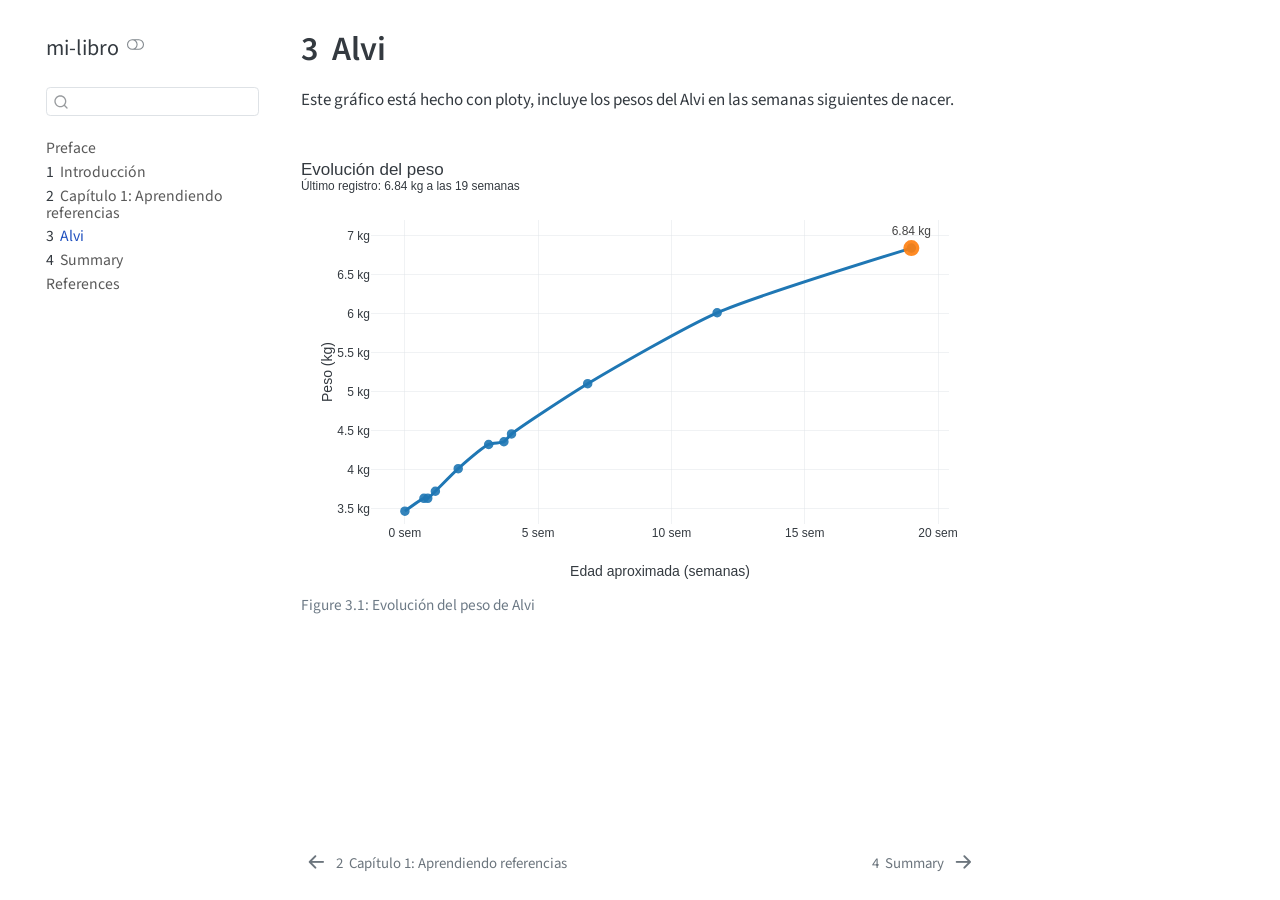
<file: docs/03-alvi.html>
<!DOCTYPE html>
<html xmlns="http://www.w3.org/1999/xhtml" lang="en" xml:lang="en"><head>

<meta charset="utf-8">
<meta name="generator" content="quarto-1.9.37">

<meta name="viewport" content="width=device-width, initial-scale=1.0, user-scalable=yes">


<title>3&nbsp; Alvi – mi-libro</title>
<style>
/* Default styles provided by pandoc.
** See https://pandoc.org/MANUAL.html#variables-for-html for config info.
*/
code{white-space: pre-wrap;}
span.smallcaps{font-variant: small-caps;}
div.columns{display: flex; gap: min(4vw, 1.5em);}
div.column{flex: auto; overflow-x: auto;}
div.hanging-indent{margin-left: 1.5em; text-indent: -1.5em;}
ul.task-list{list-style: none;}
ul.task-list li input[type="checkbox"] {
  width: 0.8em;
  margin: 0 0.8em 0.2em -1em; /* quarto-specific, see https://github.com/quarto-dev/quarto-cli/issues/4556 */ 
  vertical-align: middle;
}
</style>


<script src="site_libs/quarto-nav/quarto-nav.js"></script>
<script src="site_libs/quarto-nav/headroom.min.js"></script>
<script src="site_libs/clipboard/clipboard.min.js"></script>
<script src="site_libs/quarto-search/autocomplete.umd.js"></script>
<script src="site_libs/quarto-search/fuse.min.js"></script>
<script src="site_libs/quarto-search/quarto-search.js"></script>
<meta name="quarto:offset" content="./">
<link href="./summary.html" rel="next">
<link href="./02-capitulo-uno.html" rel="prev">
<script src="site_libs/quarto-html/quarto.js" type="module"></script>
<script src="site_libs/quarto-html/tabsets/tabsets.js" type="module"></script>
<script src="site_libs/quarto-html/popper.min.js"></script>
<script src="site_libs/quarto-html/tippy.umd.min.js"></script>
<script src="site_libs/quarto-html/anchor.min.js"></script>
<link href="site_libs/quarto-html/tippy.css" rel="stylesheet">
<link href="site_libs/quarto-html/quarto-syntax-highlighting-7f8f88aac4f3542376d5c11b86a4c14d.css" rel="stylesheet" class="quarto-color-scheme" id="quarto-text-highlighting-styles">
<link href="site_libs/quarto-html/quarto-syntax-highlighting-dark-d0ae9245876894da5ac7e18953ecc5cc.css" rel="stylesheet" class="quarto-color-scheme quarto-color-alternate" id="quarto-text-highlighting-styles">
<link href="site_libs/quarto-html/quarto-syntax-highlighting-7f8f88aac4f3542376d5c11b86a4c14d.css" rel="stylesheet" class="quarto-color-scheme-extra" id="quarto-text-highlighting-styles">
<script src="site_libs/bootstrap/bootstrap.min.js"></script>
<link href="site_libs/bootstrap/bootstrap-icons.css" rel="stylesheet">
<link href="site_libs/bootstrap/bootstrap-bb057584965328695e1b8a01a6f437bc.min.css" rel="stylesheet" append-hash="true" class="quarto-color-scheme" id="quarto-bootstrap" data-mode="light">
<link href="site_libs/bootstrap/bootstrap-dark-6b2a147f2a5ae316b7a655d7ef3f2017.min.css" rel="stylesheet" append-hash="true" class="quarto-color-scheme quarto-color-alternate" id="quarto-bootstrap" data-mode="dark">
<link href="site_libs/bootstrap/bootstrap-bb057584965328695e1b8a01a6f437bc.min.css" rel="stylesheet" append-hash="true" class="quarto-color-scheme-extra" id="quarto-bootstrap" data-mode="light">
<script id="quarto-search-options" type="application/json">{
  "location": "sidebar",
  "copy-button": false,
  "collapse-after": 3,
  "panel-placement": "start",
  "type": "textbox",
  "limit": 50,
  "keyboard-shortcut": [
    "f",
    "/",
    "s"
  ],
  "show-item-context": false,
  "language": {
    "search-no-results-text": "No results",
    "search-matching-documents-text": "matching documents",
    "search-copy-link-title": "Copy link to search",
    "search-hide-matches-text": "Hide additional matches",
    "search-more-match-text": "more match in this document",
    "search-more-matches-text": "more matches in this document",
    "search-clear-button-title": "Clear",
    "search-text-placeholder": "",
    "search-detached-cancel-button-title": "Cancel",
    "search-submit-button-title": "Submit",
    "search-label": "Search"
  }
}</script>
<link href="site_libs/htmltools-fill-0.5.9/fill.css" rel="stylesheet">
<script src="site_libs/htmlwidgets-1.6.4/htmlwidgets.js"></script>
<script src="site_libs/plotly-binding-4.12.0/plotly.js"></script>
<script src="site_libs/typedarray-0.1/typedarray.min.js"></script>
<script src="site_libs/jquery-3.5.1/jquery.min.js"></script>
<link href="site_libs/crosstalk-1.2.2/css/crosstalk.min.css" rel="stylesheet">
<script src="site_libs/crosstalk-1.2.2/js/crosstalk.min.js"></script>
<link href="site_libs/plotly-htmlwidgets-css-2.25.2/plotly-htmlwidgets.css" rel="stylesheet">
<script src="site_libs/plotly-main-2.25.2/plotly-latest.min.js"></script>


<link rel="stylesheet" href="styles.css">
</head>

<body class="nav-sidebar floating quarto-light"><script id="quarto-html-before-body" type="application/javascript">
    const toggleBodyColorMode = (bsSheetEl) => {
      const mode = bsSheetEl.getAttribute("data-mode");
      const bodyEl = window.document.querySelector("body");
      if (mode === "dark") {
        bodyEl.classList.add("quarto-dark");
        bodyEl.classList.remove("quarto-light");
      } else {
        bodyEl.classList.add("quarto-light");
        bodyEl.classList.remove("quarto-dark");
      }
    }
    const toggleBodyColorPrimary = () => {
      const bsSheetEl = window.document.querySelector("link#quarto-bootstrap:not([rel=disabled-stylesheet])");
      if (bsSheetEl) {
        toggleBodyColorMode(bsSheetEl);
      }
    }
    const setColorSchemeToggle = (alternate) => {
      const toggles = window.document.querySelectorAll('.quarto-color-scheme-toggle');
      for (let i=0; i < toggles.length; i++) {
        const toggle = toggles[i];
        if (toggle) {
          if (alternate) {
            toggle.classList.add("alternate");
          } else {
            toggle.classList.remove("alternate");
          }
        }
      }
    };
    const toggleColorMode = (alternate) => {
      // Switch the stylesheets
      const primaryStylesheets = window.document.querySelectorAll('link.quarto-color-scheme:not(.quarto-color-alternate)');
      const alternateStylesheets = window.document.querySelectorAll('link.quarto-color-scheme.quarto-color-alternate');
      manageTransitions('#quarto-margin-sidebar .nav-link', false);
      if (alternate) {
        // note: dark is layered on light, we don't disable primary!
        enableStylesheet(alternateStylesheets);
        for (const sheetNode of alternateStylesheets) {
          if (sheetNode.id === "quarto-bootstrap") {
            toggleBodyColorMode(sheetNode);
          }
        }
      } else {
        disableStylesheet(alternateStylesheets);
        enableStylesheet(primaryStylesheets)
        toggleBodyColorPrimary();
      }
      manageTransitions('#quarto-margin-sidebar .nav-link', true);
      // Switch the toggles
      setColorSchemeToggle(alternate)
      // Hack to workaround the fact that safari doesn't
      // properly recolor the scrollbar when toggling (#1455)
      if (navigator.userAgent.indexOf('Safari') > 0 && navigator.userAgent.indexOf('Chrome') == -1) {
        manageTransitions("body", false);
        window.scrollTo(0, 1);
        setTimeout(() => {
          window.scrollTo(0, 0);
          manageTransitions("body", true);
        }, 40);
      }
    }
    const disableStylesheet = (stylesheets) => {
      for (let i=0; i < stylesheets.length; i++) {
        const stylesheet = stylesheets[i];
        stylesheet.rel = 'disabled-stylesheet';
      }
    }
    const enableStylesheet = (stylesheets) => {
      for (let i=0; i < stylesheets.length; i++) {
        const stylesheet = stylesheets[i];
        if(stylesheet.rel !== 'stylesheet') { // for Chrome, which will still FOUC without this check
          stylesheet.rel = 'stylesheet';
        }
      }
    }
    const manageTransitions = (selector, allowTransitions) => {
      const els = window.document.querySelectorAll(selector);
      for (let i=0; i < els.length; i++) {
        const el = els[i];
        if (allowTransitions) {
          el.classList.remove('notransition');
        } else {
          el.classList.add('notransition');
        }
      }
    }
    const isFileUrl = () => {
      return window.location.protocol === 'file:';
    }
    const hasAlternateSentinel = () => {
      let styleSentinel = getColorSchemeSentinel();
      if (styleSentinel !== null) {
        return styleSentinel === "alternate";
      } else {
        return false;
      }
    }
    const setStyleSentinel = (alternate) => {
      const value = alternate ? "alternate" : "default";
      if (!isFileUrl()) {
        window.localStorage.setItem("quarto-color-scheme", value);
      } else {
        localAlternateSentinel = value;
      }
    }
    const getColorSchemeSentinel = () => {
      if (!isFileUrl()) {
        const storageValue = window.localStorage.getItem("quarto-color-scheme");
        return storageValue != null ? storageValue : localAlternateSentinel;
      } else {
        return localAlternateSentinel;
      }
    }
    const toggleGiscusIfUsed = (isAlternate, darkModeDefault) => {
      const baseTheme = document.querySelector('#giscus-base-theme')?.value ?? 'light';
      const alternateTheme = document.querySelector('#giscus-alt-theme')?.value ?? 'dark';
      let newTheme = '';
      if(authorPrefersDark) {
        newTheme = isAlternate ? baseTheme : alternateTheme;
      } else {
        newTheme = isAlternate ? alternateTheme : baseTheme;
      }
      const changeGiscusTheme = () => {
        // From: https://github.com/giscus/giscus/issues/336
        const sendMessage = (message) => {
          const iframe = document.querySelector('iframe.giscus-frame');
          if (!iframe) return;
          iframe.contentWindow.postMessage({ giscus: message }, 'https://giscus.app');
        }
        sendMessage({
          setConfig: {
            theme: newTheme
          }
        });
      }
      const isGiscussLoaded = window.document.querySelector('iframe.giscus-frame') !== null;
      if (isGiscussLoaded) {
        changeGiscusTheme();
      }
    };
    const authorPrefersDark = false;
    const queryPrefersDark = window.matchMedia('(prefers-color-scheme: dark)');
    const darkModeDefault = queryPrefersDark.matches;
      document.querySelector('link#quarto-text-highlighting-styles.quarto-color-scheme-extra').rel = 'disabled-stylesheet';
      document.querySelector('link#quarto-bootstrap.quarto-color-scheme-extra').rel = 'disabled-stylesheet';
    let localAlternateSentinel = darkModeDefault ? 'alternate' : 'default';
    // Dark / light mode switch
    window.quartoToggleColorScheme = () => {
      // Read the current dark / light value
      let toAlternate = !hasAlternateSentinel();
      toggleColorMode(toAlternate);
      setStyleSentinel(toAlternate);
      toggleGiscusIfUsed(toAlternate, darkModeDefault);
      window.dispatchEvent(new Event('resize'));
    };
    queryPrefersDark.addEventListener("change", e => {
      if(window.localStorage.getItem("quarto-color-scheme") !== null)
        return;
      const alternate = e.matches
      toggleColorMode(alternate);
      localAlternateSentinel = e.matches ? 'alternate' : 'default'; // this is used alongside local storage!
      toggleGiscusIfUsed(alternate, darkModeDefault);
    });
    // Switch to dark mode if need be
    if (hasAlternateSentinel()) {
      toggleColorMode(true);
    } else {
      toggleColorMode(false);
    }
  </script>

<div id="quarto-search-results"></div>
  <header id="quarto-header" class="headroom fixed-top">
  <nav class="quarto-secondary-nav">
    <div class="container-fluid d-flex">
      <button type="button" class="quarto-btn-toggle btn" data-bs-toggle="collapse" role="button" data-bs-target=".quarto-sidebar-collapse-item" aria-controls="quarto-sidebar" aria-expanded="false" aria-label="Toggle sidebar navigation" onclick="if (window.quartoToggleHeadroom) { window.quartoToggleHeadroom(); }">
        <i class="bi bi-layout-text-sidebar-reverse"></i>
      </button>
        <nav class="quarto-page-breadcrumbs" aria-label="breadcrumb"><ol class="breadcrumb"><li class="breadcrumb-item"><a href="./03-alvi.html"><span class="chapter-number">3</span>&nbsp; <span class="chapter-title">Alvi</span></a></li></ol></nav>
        <a class="flex-grow-1" role="navigation" data-bs-toggle="collapse" data-bs-target=".quarto-sidebar-collapse-item" aria-controls="quarto-sidebar" aria-expanded="false" aria-label="Toggle sidebar navigation" onclick="if (window.quartoToggleHeadroom) { window.quartoToggleHeadroom(); }">      
        </a>
      <button type="button" class="btn quarto-search-button" aria-label="Search" onclick="window.quartoOpenSearch();">
        <i class="bi bi-search"></i>
      </button>
    </div>
  </nav>
</header>
<!-- content -->
<div id="quarto-content" class="quarto-container page-columns page-rows-contents page-layout-article">
<!-- sidebar -->
  <nav id="quarto-sidebar" class="sidebar collapse collapse-horizontal quarto-sidebar-collapse-item sidebar-navigation floating overflow-auto">
    <div class="pt-lg-2 mt-2 text-left sidebar-header">
    <div class="sidebar-title mb-0 py-0">
      <a href="./">mi-libro</a> 
        <div class="sidebar-tools-main">
  <a href="" class="quarto-color-scheme-toggle quarto-navigation-tool  px-1" onclick="window.quartoToggleColorScheme(); return false;" title="Toggle dark mode"><i class="bi"></i></a>
</div>
    </div>
      </div>
        <div class="mt-2 flex-shrink-0 align-items-center">
        <div class="sidebar-search">
        <div id="quarto-search" class="" title="Search"></div>
        </div>
        </div>
    <div class="sidebar-menu-container"> 
    <ul class="list-unstyled mt-1">
        <li class="sidebar-item">
  <div class="sidebar-item-container"> 
  <a href="./index.html" class="sidebar-item-text sidebar-link">
 <span class="menu-text">Preface</span></a>
  </div>
</li>
        <li class="sidebar-item">
  <div class="sidebar-item-container"> 
  <a href="./01-introduccion.html" class="sidebar-item-text sidebar-link">
 <span class="menu-text"><span class="chapter-number">1</span>&nbsp; <span class="chapter-title">Introducción</span></span></a>
  </div>
</li>
        <li class="sidebar-item">
  <div class="sidebar-item-container"> 
  <a href="./02-capitulo-uno.html" class="sidebar-item-text sidebar-link">
 <span class="menu-text"><span class="chapter-number">2</span>&nbsp; <span class="chapter-title">Capítulo 1: Aprendiendo referencias</span></span></a>
  </div>
</li>
        <li class="sidebar-item">
  <div class="sidebar-item-container"> 
  <a href="./03-alvi.html" class="sidebar-item-text sidebar-link active">
 <span class="menu-text"><span class="chapter-number">3</span>&nbsp; <span class="chapter-title">Alvi</span></span></a>
  </div>
</li>
        <li class="sidebar-item">
  <div class="sidebar-item-container"> 
  <a href="./summary.html" class="sidebar-item-text sidebar-link">
 <span class="menu-text"><span class="chapter-number">4</span>&nbsp; <span class="chapter-title">Summary</span></span></a>
  </div>
</li>
        <li class="sidebar-item">
  <div class="sidebar-item-container"> 
  <a href="./references.html" class="sidebar-item-text sidebar-link">
 <span class="menu-text">References</span></a>
  </div>
</li>
    </ul>
    </div>
</nav>
<div id="quarto-sidebar-glass" class="quarto-sidebar-collapse-item" data-bs-toggle="collapse" data-bs-target=".quarto-sidebar-collapse-item"></div>
<!-- margin-sidebar -->
    <div id="quarto-margin-sidebar" class="sidebar margin-sidebar zindex-bottom">
        
    </div>
<!-- main -->
<main class="content" id="quarto-document-content">


<header id="title-block-header" class="quarto-title-block default">
<div class="quarto-title">
<h1 class="title"><span class="chapter-number">3</span>&nbsp; <span class="chapter-title">Alvi</span></h1>
</div>



<div class="quarto-title-meta">

    
  
    
  </div>
  


</header>


<p>Este gráfico está hecho con ploty, incluye los pesos del Alvi en las semanas siguientes de nacer.</p>
<div class="cell">
<div id="fig-peso-alvi" class="cell-output-display quarto-float quarto-figure quarto-figure-center anchored">
<figure class="quarto-float quarto-float-fig figure">
<div aria-describedby="fig-peso-alvi-caption-0ceaefa1-69ba-4598-a22c-09a6ac19f8ca">
<div class="plotly html-widget html-fill-item" id="htmlwidget-9b18d5bcb6f4c5e3cdf7" style="width:100%;height:464px;"></div>
<script type="application/json" data-for="htmlwidget-9b18d5bcb6f4c5e3cdf7">{"x":{"visdat":{"b1f971d80a55":["function () ","plotlyVisDat"],"b1f9e1d0412":["function () ","data"]},"cur_data":"b1f9e1d0412","attrs":{"b1f971d80a55":{"x":{},"y":{},"mode":"lines+markers","text":{},"hoverinfo":"text","line":{"width":3,"shape":"spline","smoothing":0.65000000000000002},"marker":{"size":8,"opacity":0.90000000000000002,"line":{"width":1.5}},"alpha_stroke":1,"sizes":[10,100],"spans":[1,20],"type":"scatter"},"b1f9e1d0412":{"x":{},"y":{},"mode":"markers+text","text":{},"hoverinfo":"skip","line":{"width":3,"shape":"spline","smoothing":0.65000000000000002},"marker":{"size":14,"opacity":0.90000000000000002,"line":{"width":2}},"alpha_stroke":1,"sizes":[10,100],"spans":[1,20],"type":"scatter","textposition":"top center","showlegend":false,"inherit":true}},"layout":{"margin":{"b":70,"l":70,"t":90,"r":30},"title":{"text":"Evolución del peso<br><sup>Último registro: 6.84 kg a las 19 semanas<\/sup>","x":0,"xanchor":"left"},"xaxis":{"domain":[0,1],"automargin":true,"title":"Edad aproximada (semanas)","zeroline":false,"showgrid":true,"ticksuffix":" sem"},"yaxis":{"domain":[0,1],"automargin":true,"title":"Peso (kg)","zeroline":false,"showgrid":true,"ticksuffix":" kg","range":[3.2999999999999998,7.2000000000000002]},"hovermode":"closest","showlegend":false,"paper_bgcolor":"rgba(0,0,0,0)","plot_bgcolor":"rgba(0,0,0,0)","hoverlabel":{"align":"left","bordercolor":"rgba(120,120,120,0.45)"}},"source":"A","config":{"modeBarButtonsToAdd":["hoverclosest","hovercompare"],"showSendToCloud":false,"displaylogo":false,"modeBarButtonsToRemove":["select2d","lasso2d","autoScale2d","toggleSpikelines"]},"data":[{"x":[0,0.7142857142857143,0.8571428571428571,1.1428571428571428,2,3.1428571428571428,3.7142857142857144,4,6.8571428571428568,11.714285714285714,19],"y":[3.4649999999999999,3.6299999999999999,3.6299999999999999,3.7200000000000002,4.0099999999999998,4.3200000000000003,4.3550000000000004,4.4550000000000001,5.0999999999999996,6.0099999999999998,6.8399999999999999],"mode":"lines+markers","text":["<b>Fecha:<\/b> 28-01-2026<br><b>Edad:<\/b> 0 semanas<br><b>Peso:<\/b> 3.465 kg<br><b>Ganancia desde control anterior:<\/b> —<br><b>Promedio diario:<\/b> —","<b>Fecha:<\/b> 02-02-2026<br><b>Edad:<\/b> 0.7 semanas<br><b>Peso:<\/b> 3.63 kg<br><b>Ganancia desde control anterior:<\/b> 165 g<br><b>Promedio diario:<\/b> 33 g/día","<b>Fecha:<\/b> 03-02-2026<br><b>Edad:<\/b> 0.9 semanas<br><b>Peso:<\/b> 3.63 kg<br><b>Ganancia desde control anterior:<\/b> 0 g<br><b>Promedio diario:<\/b> 0 g/día","<b>Fecha:<\/b> 05-02-2026<br><b>Edad:<\/b> 1.1 semanas<br><b>Peso:<\/b> 3.72 kg<br><b>Ganancia desde control anterior:<\/b> 90 g<br><b>Promedio diario:<\/b> 45 g/día","<b>Fecha:<\/b> 11-02-2026<br><b>Edad:<\/b> 2 semanas<br><b>Peso:<\/b> 4.01 kg<br><b>Ganancia desde control anterior:<\/b> 290 g<br><b>Promedio diario:<\/b> 48.3 g/día","<b>Fecha:<\/b> 19-02-2026<br><b>Edad:<\/b> 3.1 semanas<br><b>Peso:<\/b> 4.32 kg<br><b>Ganancia desde control anterior:<\/b> 310 g<br><b>Promedio diario:<\/b> 38.8 g/día","<b>Fecha:<\/b> 23-02-2026<br><b>Edad:<\/b> 3.7 semanas<br><b>Peso:<\/b> 4.355 kg<br><b>Talla:<\/b> 58 cm<br><b>Perímetro cefálico:<\/b> 38 cm<br><b>Ganancia desde control anterior:<\/b> 35 g<br><b>Promedio diario:<\/b> 8.8 g/día","<b>Fecha:<\/b> 25-02-2026<br><b>Edad:<\/b> 4 semanas<br><b>Peso:<\/b> 4.455 kg<br><b>Ganancia desde control anterior:<\/b> 100 g<br><b>Promedio diario:<\/b> 50 g/día","<b>Fecha:<\/b> 17-03-2026<br><b>Edad:<\/b> 6.9 semanas<br><b>Peso:<\/b> 5.1 kg<br><b>Ganancia desde control anterior:<\/b> 645 g<br><b>Promedio diario:<\/b> 32.2 g/día","<b>Fecha:<\/b> 20-04-2026<br><b>Edad:<\/b> 11.7 semanas<br><b>Peso:<\/b> 6.01 kg<br><b>Talla:<\/b> 63 cm<br><b>Ganancia desde control anterior:<\/b> 910 g<br><b>Promedio diario:<\/b> 26.8 g/día","<b>Fecha:<\/b> 10-06-2026<br><b>Edad:<\/b> 19 semanas<br><b>Peso:<\/b> 6.84 kg<br><b>Talla:<\/b> 67 cm<br><b>Ganancia desde control anterior:<\/b> 830 g<br><b>Promedio diario:<\/b> 16.3 g/día"],"hoverinfo":["text","text","text","text","text","text","text","text","text","text","text"],"line":{"color":"rgba(31,119,180,1)","width":3,"shape":"spline","smoothing":0.65000000000000002},"marker":{"color":"rgba(31,119,180,1)","size":8,"opacity":0.90000000000000002,"line":{"color":"rgba(31,119,180,1)","width":1.5}},"type":"scatter","error_y":{"color":"rgba(31,119,180,1)"},"error_x":{"color":"rgba(31,119,180,1)"},"xaxis":"x","yaxis":"y","frame":null},{"x":[19],"y":[6.8399999999999999],"mode":"markers+text+lines","text":"6.84 kg","hoverinfo":"skip","line":{"color":"rgba(255,127,14,1)","width":3,"shape":"spline","smoothing":0.65000000000000002},"marker":{"color":"rgba(255,127,14,1)","size":14,"opacity":0.90000000000000002,"line":{"color":"rgba(255,127,14,1)","width":2}},"type":"scatter","textposition":"top center","showlegend":false,"error_y":{"color":"rgba(255,127,14,1)"},"error_x":{"color":"rgba(255,127,14,1)"},"xaxis":"x","yaxis":"y","frame":null}],"highlight":{"on":"plotly_click","persistent":false,"dynamic":false,"selectize":false,"opacityDim":0.20000000000000001,"selected":{"opacity":1},"debounce":0},"shinyEvents":["plotly_hover","plotly_click","plotly_selected","plotly_relayout","plotly_brushed","plotly_brushing","plotly_clickannotation","plotly_doubleclick","plotly_deselect","plotly_afterplot","plotly_sunburstclick"],"base_url":"https://plot.ly"},"evals":[],"jsHooks":[]}</script>
</div>
<figcaption class="quarto-float-caption-bottom quarto-float-caption quarto-float-fig" id="fig-peso-alvi-caption-0ceaefa1-69ba-4598-a22c-09a6ac19f8ca">
Figure&nbsp;3.1: Evolución del peso de Alvi
</figcaption>
</figure>
</div>
</div>



</main> <!-- /main -->
<script id="quarto-html-after-body" type="application/javascript">
  window.document.addEventListener("DOMContentLoaded", function (event) {
    // Ensure there is a toggle, if there isn't float one in the top right
    if (window.document.querySelector('.quarto-color-scheme-toggle') === null) {
      const a = window.document.createElement('a');
      a.classList.add('top-right');
      a.classList.add('quarto-color-scheme-toggle');
      a.href = "";
      a.onclick = function() { try { window.quartoToggleColorScheme(); } catch {} return false; };
      const i = window.document.createElement("i");
      i.classList.add('bi');
      a.appendChild(i);
      window.document.body.appendChild(a);
    }
    setColorSchemeToggle(hasAlternateSentinel())
    const icon = "";
    const anchorJS = new window.AnchorJS();
    anchorJS.options = {
      placement: 'right',
      icon: icon
    };
    anchorJS.add('.anchored');
    const isCodeAnnotation = (el) => {
      for (const clz of el.classList) {
        if (clz.startsWith('code-annotation-')) {                     
          return true;
        }
      }
      return false;
    }
    const onCopySuccess = function(e) {
      // button target
      const button = e.trigger;
      // don't keep focus
      button.blur();
      // flash "checked"
      button.classList.add('code-copy-button-checked');
      var currentTitle = button.getAttribute("title");
      button.setAttribute("title", "Copied!");
      let tooltip;
      if (window.bootstrap) {
        button.setAttribute("data-bs-toggle", "tooltip");
        button.setAttribute("data-bs-placement", "left");
        button.setAttribute("data-bs-title", "Copied!");
        tooltip = new bootstrap.Tooltip(button, 
          { trigger: "manual", 
            customClass: "code-copy-button-tooltip",
            offset: [0, -8]});
        tooltip.show();    
      }
      setTimeout(function() {
        if (tooltip) {
          tooltip.hide();
          button.removeAttribute("data-bs-title");
          button.removeAttribute("data-bs-toggle");
          button.removeAttribute("data-bs-placement");
        }
        button.setAttribute("title", currentTitle);
        button.classList.remove('code-copy-button-checked');
      }, 1000);
      // clear code selection
      e.clearSelection();
    }
    const getTextToCopy = function(trigger) {
      const outerScaffold = trigger.parentElement.cloneNode(true);
      const codeEl = outerScaffold.querySelector('code');
      for (const childEl of codeEl.children) {
        if (isCodeAnnotation(childEl)) {
          childEl.remove();
        }
      }
      return codeEl.innerText;
    }
    const clipboard = new window.ClipboardJS('.code-copy-button:not([data-in-quarto-modal])', {
      text: getTextToCopy
    });
    clipboard.on('success', onCopySuccess);
    if (window.document.getElementById('quarto-embedded-source-code-modal')) {
      const clipboardModal = new window.ClipboardJS('.code-copy-button[data-in-quarto-modal]', {
        text: getTextToCopy,
        container: window.document.getElementById('quarto-embedded-source-code-modal')
      });
      clipboardModal.on('success', onCopySuccess);
    }
      var localhostRegex = new RegExp(/^(?:http|https):\/\/localhost\:?[0-9]*\//);
      var mailtoRegex = new RegExp(/^mailto:/);
        var filterRegex = new RegExp('/' + window.location.host + '/');
      var isInternal = (href) => {
          return filterRegex.test(href) || localhostRegex.test(href) || mailtoRegex.test(href);
      }
      // Inspect non-navigation links and adorn them if external
     var links = window.document.querySelectorAll('a[href]:not(.nav-link):not(.navbar-brand):not(.toc-action):not(.sidebar-link):not(.sidebar-item-toggle):not(.pagination-link):not(.no-external):not([aria-hidden]):not(.dropdown-item):not(.quarto-navigation-tool):not(.about-link)');
      for (var i=0; i<links.length; i++) {
        const link = links[i];
        if (!isInternal(link.href)) {
          // undo the damage that might have been done by quarto-nav.js in the case of
          // links that we want to consider external
          if (link.dataset.originalHref !== undefined) {
            link.href = link.dataset.originalHref;
          }
        }
      }
    function tippyHover(el, contentFn, onTriggerFn, onUntriggerFn) {
      const config = {
        allowHTML: true,
        maxWidth: 500,
        delay: 100,
        arrow: false,
        appendTo: function(el) {
            return el.parentElement;
        },
        interactive: true,
        interactiveBorder: 10,
        theme: 'quarto',
        placement: 'bottom-start',
      };
      if (contentFn) {
        config.content = contentFn;
      }
      if (onTriggerFn) {
        config.onTrigger = onTriggerFn;
      }
      if (onUntriggerFn) {
        config.onUntrigger = onUntriggerFn;
      }
      window.tippy(el, config); 
    }
    const noterefs = window.document.querySelectorAll('a[role="doc-noteref"]');
    for (var i=0; i<noterefs.length; i++) {
      const ref = noterefs[i];
      tippyHover(ref, function() {
        // use id or data attribute instead here
        let href = ref.getAttribute('data-footnote-href') || ref.getAttribute('href');
        try { href = new URL(href).hash; } catch {}
        const id = href.replace(/^#\/?/, "");
        const note = window.document.getElementById(id);
        if (note) {
          return note.innerHTML;
        } else {
          return "";
        }
      });
    }
    const xrefs = window.document.querySelectorAll('a.quarto-xref');
    const processXRef = (id, note) => {
      // Strip column container classes
      const stripColumnClz = (el) => {
        el.classList.remove("page-full", "page-columns");
        if (el.children) {
          for (const child of el.children) {
            stripColumnClz(child);
          }
        }
      }
      stripColumnClz(note)
      if (id === null || id.startsWith('sec-')) {
        // Special case sections, only their first couple elements
        const container = document.createElement("div");
        if (note.children && note.children.length > 2) {
          container.appendChild(note.children[0].cloneNode(true));
          for (let i = 1; i < note.children.length; i++) {
            const child = note.children[i];
            if (child.tagName === "P" && child.innerText === "") {
              continue;
            } else {
              container.appendChild(child.cloneNode(true));
              break;
            }
          }
          if (window.Quarto?.typesetMath) {
            window.Quarto.typesetMath(container);
          }
          return container.innerHTML
        } else {
          if (window.Quarto?.typesetMath) {
            window.Quarto.typesetMath(note);
          }
          return note.innerHTML;
        }
      } else {
        // Remove any anchor links if they are present
        const anchorLink = note.querySelector('a.anchorjs-link');
        if (anchorLink) {
          anchorLink.remove();
        }
        if (window.Quarto?.typesetMath) {
          window.Quarto.typesetMath(note);
        }
        if (note.classList.contains("callout")) {
          return note.outerHTML;
        } else {
          return note.innerHTML;
        }
      }
    }
    for (var i=0; i<xrefs.length; i++) {
      const xref = xrefs[i];
      tippyHover(xref, undefined, function(instance) {
        instance.disable();
        let url = xref.getAttribute('href');
        let hash = undefined; 
        if (url.startsWith('#')) {
          hash = url;
        } else {
          try { hash = new URL(url).hash; } catch {}
        }
        if (hash) {
          const id = hash.replace(/^#\/?/, "");
          const note = window.document.getElementById(id);
          if (note !== null) {
            try {
              const html = processXRef(id, note.cloneNode(true));
              instance.setContent(html);
            } finally {
              instance.enable();
              instance.show();
            }
          } else {
            // See if we can fetch this
            fetch(url.split('#')[0])
            .then(res => res.text())
            .then(html => {
              const parser = new DOMParser();
              const htmlDoc = parser.parseFromString(html, "text/html");
              const note = htmlDoc.getElementById(id);
              if (note !== null) {
                const html = processXRef(id, note);
                instance.setContent(html);
              } 
            }).finally(() => {
              instance.enable();
              instance.show();
            });
          }
        } else {
          // See if we can fetch a full url (with no hash to target)
          // This is a special case and we should probably do some content thinning / targeting
          fetch(url)
          .then(res => res.text())
          .then(html => {
            const parser = new DOMParser();
            const htmlDoc = parser.parseFromString(html, "text/html");
            const note = htmlDoc.querySelector('main.content');
            if (note !== null) {
              // This should only happen for chapter cross references
              // (since there is no id in the URL)
              // remove the first header
              if (note.children.length > 0 && note.children[0].tagName === "HEADER") {
                note.children[0].remove();
              }
              const html = processXRef(null, note);
              instance.setContent(html);
            } 
          }).finally(() => {
            instance.enable();
            instance.show();
          });
        }
      }, function(instance) {
      });
    }
        let selectedAnnoteEl;
        const selectorForAnnotation = ( cell, annotation) => {
          let cellAttr = 'data-code-cell="' + cell + '"';
          let lineAttr = 'data-code-annotation="' +  annotation + '"';
          const selector = 'span[' + cellAttr + '][' + lineAttr + ']';
          return selector;
        }
        const selectCodeLines = (annoteEl) => {
          const doc = window.document;
          const targetCell = annoteEl.getAttribute("data-target-cell");
          const targetAnnotation = annoteEl.getAttribute("data-target-annotation");
          const annoteSpan = window.document.querySelector(selectorForAnnotation(targetCell, targetAnnotation));
          const lines = annoteSpan.getAttribute("data-code-lines").split(",");
          const lineIds = lines.map((line) => {
            return targetCell + "-" + line;
          })
          let top = null;
          let height = null;
          let parent = null;
          if (lineIds.length > 0) {
              //compute the position of the single el (top and bottom and make a div)
              const el = window.document.getElementById(lineIds[0]);
              top = el.offsetTop;
              height = el.offsetHeight;
              parent = el.parentElement.parentElement;
            if (lineIds.length > 1) {
              const lastEl = window.document.getElementById(lineIds[lineIds.length - 1]);
              const bottom = lastEl.offsetTop + lastEl.offsetHeight;
              height = bottom - top;
            }
            if (top !== null && height !== null && parent !== null) {
              // cook up a div (if necessary) and position it 
              let div = window.document.getElementById("code-annotation-line-highlight");
              if (div === null) {
                div = window.document.createElement("div");
                div.setAttribute("id", "code-annotation-line-highlight");
                div.style.position = 'absolute';
                parent.appendChild(div);
              }
              div.style.top = top - 2 + "px";
              div.style.height = height + 4 + "px";
              div.style.left = 0;
              let gutterDiv = window.document.getElementById("code-annotation-line-highlight-gutter");
              if (gutterDiv === null) {
                gutterDiv = window.document.createElement("div");
                gutterDiv.setAttribute("id", "code-annotation-line-highlight-gutter");
                gutterDiv.style.position = 'absolute';
                const codeCell = window.document.getElementById(targetCell);
                const gutter = codeCell.querySelector('.code-annotation-gutter');
                gutter.appendChild(gutterDiv);
              }
              gutterDiv.style.top = top - 2 + "px";
              gutterDiv.style.height = height + 4 + "px";
            }
            selectedAnnoteEl = annoteEl;
          }
        };
        const unselectCodeLines = () => {
          const elementsIds = ["code-annotation-line-highlight", "code-annotation-line-highlight-gutter"];
          elementsIds.forEach((elId) => {
            const div = window.document.getElementById(elId);
            if (div) {
              div.remove();
            }
          });
          selectedAnnoteEl = undefined;
        };
          // Handle positioning of the toggle
      window.addEventListener(
        "resize",
        throttle(() => {
          elRect = undefined;
          if (selectedAnnoteEl) {
            selectCodeLines(selectedAnnoteEl);
          }
        }, 10)
      );
      function throttle(fn, ms) {
      let throttle = false;
      let timer;
        return (...args) => {
          if(!throttle) { // first call gets through
              fn.apply(this, args);
              throttle = true;
          } else { // all the others get throttled
              if(timer) clearTimeout(timer); // cancel #2
              timer = setTimeout(() => {
                fn.apply(this, args);
                timer = throttle = false;
              }, ms);
          }
        };
      }
        // Attach click handler to the DT
        const annoteDls = window.document.querySelectorAll('dt[data-target-cell]');
        for (const annoteDlNode of annoteDls) {
          annoteDlNode.addEventListener('click', (event) => {
            const clickedEl = event.target;
            if (clickedEl !== selectedAnnoteEl) {
              unselectCodeLines();
              const activeEl = window.document.querySelector('dt[data-target-cell].code-annotation-active');
              if (activeEl) {
                activeEl.classList.remove('code-annotation-active');
              }
              selectCodeLines(clickedEl);
              clickedEl.classList.add('code-annotation-active');
            } else {
              // Unselect the line
              unselectCodeLines();
              clickedEl.classList.remove('code-annotation-active');
            }
          });
        }
    const findCites = (el) => {
      const parentEl = el.parentElement;
      if (parentEl) {
        const cites = parentEl.dataset.cites;
        if (cites) {
          return {
            el,
            cites: cites.split(' ')
          };
        } else {
          return findCites(el.parentElement)
        }
      } else {
        return undefined;
      }
    };
    var bibliorefs = window.document.querySelectorAll('a[role="doc-biblioref"]');
    for (var i=0; i<bibliorefs.length; i++) {
      const ref = bibliorefs[i];
      const citeInfo = findCites(ref);
      if (citeInfo) {
        tippyHover(citeInfo.el, function() {
          var popup = window.document.createElement('div');
          citeInfo.cites.forEach(function(cite) {
            var citeDiv = window.document.createElement('div');
            citeDiv.classList.add('hanging-indent');
            citeDiv.classList.add('csl-entry');
            var biblioDiv = window.document.getElementById('ref-' + cite);
            if (biblioDiv) {
              citeDiv.innerHTML = biblioDiv.innerHTML;
            }
            popup.appendChild(citeDiv);
          });
          return popup.innerHTML;
        });
      }
    }
  });
  </script>
<nav class="page-navigation">
  <div class="nav-page nav-page-previous">
      <a href="./02-capitulo-uno.html" class="pagination-link" aria-label="Capítulo 1: Aprendiendo referencias">
        <i class="bi bi-arrow-left-short"></i> <span class="nav-page-text"><span class="chapter-number">2</span>&nbsp; <span class="chapter-title">Capítulo 1: Aprendiendo referencias</span></span>
      </a>          
  </div>
  <div class="nav-page nav-page-next">
      <a href="./summary.html" class="pagination-link" aria-label="Summary">
        <span class="nav-page-text"><span class="chapter-number">4</span>&nbsp; <span class="chapter-title">Summary</span></span> <i class="bi bi-arrow-right-short"></i>
      </a>
  </div>
</nav>
</div> <!-- /content -->




</body></html>
</file>
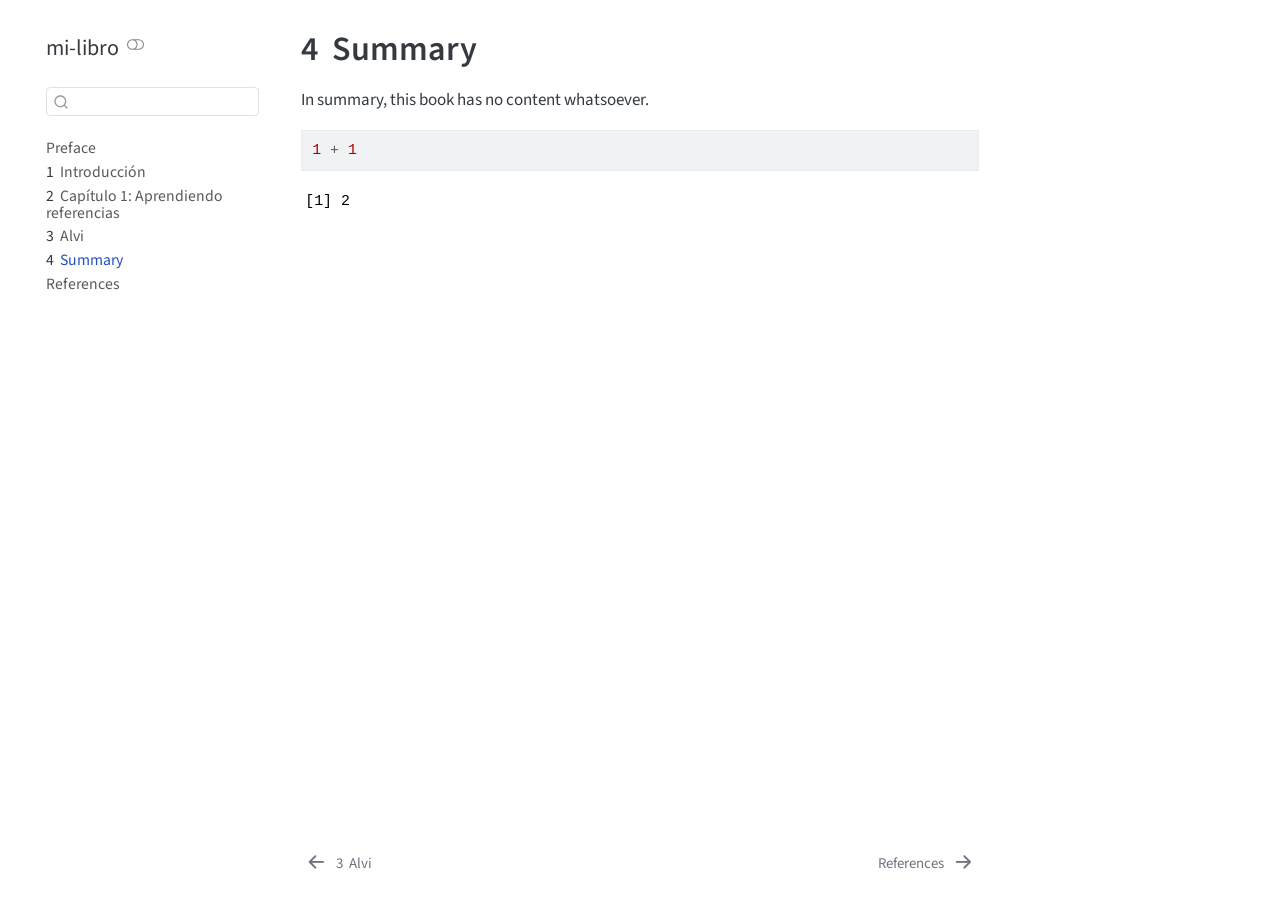
<file: docs/summary.html>
<!DOCTYPE html>
<html xmlns="http://www.w3.org/1999/xhtml" lang="en" xml:lang="en"><head>

<meta charset="utf-8">
<meta name="generator" content="quarto-1.9.37">

<meta name="viewport" content="width=device-width, initial-scale=1.0, user-scalable=yes">


<title>4&nbsp; Summary – mi-libro</title>
<style>
/* Default styles provided by pandoc.
** See https://pandoc.org/MANUAL.html#variables-for-html for config info.
*/
code{white-space: pre-wrap;}
span.smallcaps{font-variant: small-caps;}
div.columns{display: flex; gap: min(4vw, 1.5em);}
div.column{flex: auto; overflow-x: auto;}
div.hanging-indent{margin-left: 1.5em; text-indent: -1.5em;}
ul.task-list{list-style: none;}
ul.task-list li input[type="checkbox"] {
  width: 0.8em;
  margin: 0 0.8em 0.2em -1em; /* quarto-specific, see https://github.com/quarto-dev/quarto-cli/issues/4556 */ 
  vertical-align: middle;
}
/* CSS for syntax highlighting */
html { -webkit-text-size-adjust: 100%; }
pre > code.sourceCode { white-space: pre; position: relative; }
pre > code.sourceCode > span { display: inline-block; line-height: 1.25; }
pre > code.sourceCode > span:empty { height: 1.2em; }
.sourceCode { overflow: visible; }
code.sourceCode > span { color: inherit; text-decoration: inherit; }
div.sourceCode { margin: 1em 0; }
pre.sourceCode { margin: 0; }
@media screen {
div.sourceCode { overflow: auto; }
}
@media print {
pre > code.sourceCode { white-space: pre-wrap; }
pre > code.sourceCode > span { text-indent: -5em; padding-left: 5em; }
}
pre.numberSource code
  { counter-reset: source-line 0; }
pre.numberSource code > span
  { position: relative; left: -4em; counter-increment: source-line; }
pre.numberSource code > span > a:first-child::before
  { content: counter(source-line);
    position: relative; left: -1em; text-align: right; vertical-align: baseline;
    border: none; display: inline-block;
    -webkit-touch-callout: none; -webkit-user-select: none;
    -khtml-user-select: none; -moz-user-select: none;
    -ms-user-select: none; user-select: none;
    padding: 0 4px; width: 4em;
  }
pre.numberSource { margin-left: 3em;  padding-left: 4px; }
div.sourceCode
  {   }
@media screen {
pre > code.sourceCode > span > a:first-child::before { text-decoration: underline; }
}
</style>


<script src="site_libs/quarto-nav/quarto-nav.js"></script>
<script src="site_libs/quarto-nav/headroom.min.js"></script>
<script src="site_libs/clipboard/clipboard.min.js"></script>
<script src="site_libs/quarto-search/autocomplete.umd.js"></script>
<script src="site_libs/quarto-search/fuse.min.js"></script>
<script src="site_libs/quarto-search/quarto-search.js"></script>
<meta name="quarto:offset" content="./">
<link href="./references.html" rel="next">
<link href="./03-alvi.html" rel="prev">
<script src="site_libs/quarto-html/quarto.js" type="module"></script>
<script src="site_libs/quarto-html/tabsets/tabsets.js" type="module"></script>
<script src="site_libs/quarto-html/popper.min.js"></script>
<script src="site_libs/quarto-html/tippy.umd.min.js"></script>
<script src="site_libs/quarto-html/anchor.min.js"></script>
<link href="site_libs/quarto-html/tippy.css" rel="stylesheet">
<link href="site_libs/quarto-html/quarto-syntax-highlighting-7f8f88aac4f3542376d5c11b86a4c14d.css" rel="stylesheet" class="quarto-color-scheme" id="quarto-text-highlighting-styles">
<link href="site_libs/quarto-html/quarto-syntax-highlighting-dark-d0ae9245876894da5ac7e18953ecc5cc.css" rel="stylesheet" class="quarto-color-scheme quarto-color-alternate" id="quarto-text-highlighting-styles">
<link href="site_libs/quarto-html/quarto-syntax-highlighting-7f8f88aac4f3542376d5c11b86a4c14d.css" rel="stylesheet" class="quarto-color-scheme-extra" id="quarto-text-highlighting-styles">
<script src="site_libs/bootstrap/bootstrap.min.js"></script>
<link href="site_libs/bootstrap/bootstrap-icons.css" rel="stylesheet">
<link href="site_libs/bootstrap/bootstrap-bb057584965328695e1b8a01a6f437bc.min.css" rel="stylesheet" append-hash="true" class="quarto-color-scheme" id="quarto-bootstrap" data-mode="light">
<link href="site_libs/bootstrap/bootstrap-dark-6b2a147f2a5ae316b7a655d7ef3f2017.min.css" rel="stylesheet" append-hash="true" class="quarto-color-scheme quarto-color-alternate" id="quarto-bootstrap" data-mode="dark">
<link href="site_libs/bootstrap/bootstrap-bb057584965328695e1b8a01a6f437bc.min.css" rel="stylesheet" append-hash="true" class="quarto-color-scheme-extra" id="quarto-bootstrap" data-mode="light">
<script id="quarto-search-options" type="application/json">{
  "location": "sidebar",
  "copy-button": false,
  "collapse-after": 3,
  "panel-placement": "start",
  "type": "textbox",
  "limit": 50,
  "keyboard-shortcut": [
    "f",
    "/",
    "s"
  ],
  "show-item-context": false,
  "language": {
    "search-no-results-text": "No results",
    "search-matching-documents-text": "matching documents",
    "search-copy-link-title": "Copy link to search",
    "search-hide-matches-text": "Hide additional matches",
    "search-more-match-text": "more match in this document",
    "search-more-matches-text": "more matches in this document",
    "search-clear-button-title": "Clear",
    "search-text-placeholder": "",
    "search-detached-cancel-button-title": "Cancel",
    "search-submit-button-title": "Submit",
    "search-label": "Search"
  }
}</script>


<link rel="stylesheet" href="styles.css">
</head>

<body class="nav-sidebar floating quarto-light"><script id="quarto-html-before-body" type="application/javascript">
    const toggleBodyColorMode = (bsSheetEl) => {
      const mode = bsSheetEl.getAttribute("data-mode");
      const bodyEl = window.document.querySelector("body");
      if (mode === "dark") {
        bodyEl.classList.add("quarto-dark");
        bodyEl.classList.remove("quarto-light");
      } else {
        bodyEl.classList.add("quarto-light");
        bodyEl.classList.remove("quarto-dark");
      }
    }
    const toggleBodyColorPrimary = () => {
      const bsSheetEl = window.document.querySelector("link#quarto-bootstrap:not([rel=disabled-stylesheet])");
      if (bsSheetEl) {
        toggleBodyColorMode(bsSheetEl);
      }
    }
    const setColorSchemeToggle = (alternate) => {
      const toggles = window.document.querySelectorAll('.quarto-color-scheme-toggle');
      for (let i=0; i < toggles.length; i++) {
        const toggle = toggles[i];
        if (toggle) {
          if (alternate) {
            toggle.classList.add("alternate");
          } else {
            toggle.classList.remove("alternate");
          }
        }
      }
    };
    const toggleColorMode = (alternate) => {
      // Switch the stylesheets
      const primaryStylesheets = window.document.querySelectorAll('link.quarto-color-scheme:not(.quarto-color-alternate)');
      const alternateStylesheets = window.document.querySelectorAll('link.quarto-color-scheme.quarto-color-alternate');
      manageTransitions('#quarto-margin-sidebar .nav-link', false);
      if (alternate) {
        // note: dark is layered on light, we don't disable primary!
        enableStylesheet(alternateStylesheets);
        for (const sheetNode of alternateStylesheets) {
          if (sheetNode.id === "quarto-bootstrap") {
            toggleBodyColorMode(sheetNode);
          }
        }
      } else {
        disableStylesheet(alternateStylesheets);
        enableStylesheet(primaryStylesheets)
        toggleBodyColorPrimary();
      }
      manageTransitions('#quarto-margin-sidebar .nav-link', true);
      // Switch the toggles
      setColorSchemeToggle(alternate)
      // Hack to workaround the fact that safari doesn't
      // properly recolor the scrollbar when toggling (#1455)
      if (navigator.userAgent.indexOf('Safari') > 0 && navigator.userAgent.indexOf('Chrome') == -1) {
        manageTransitions("body", false);
        window.scrollTo(0, 1);
        setTimeout(() => {
          window.scrollTo(0, 0);
          manageTransitions("body", true);
        }, 40);
      }
    }
    const disableStylesheet = (stylesheets) => {
      for (let i=0; i < stylesheets.length; i++) {
        const stylesheet = stylesheets[i];
        stylesheet.rel = 'disabled-stylesheet';
      }
    }
    const enableStylesheet = (stylesheets) => {
      for (let i=0; i < stylesheets.length; i++) {
        const stylesheet = stylesheets[i];
        if(stylesheet.rel !== 'stylesheet') { // for Chrome, which will still FOUC without this check
          stylesheet.rel = 'stylesheet';
        }
      }
    }
    const manageTransitions = (selector, allowTransitions) => {
      const els = window.document.querySelectorAll(selector);
      for (let i=0; i < els.length; i++) {
        const el = els[i];
        if (allowTransitions) {
          el.classList.remove('notransition');
        } else {
          el.classList.add('notransition');
        }
      }
    }
    const isFileUrl = () => {
      return window.location.protocol === 'file:';
    }
    const hasAlternateSentinel = () => {
      let styleSentinel = getColorSchemeSentinel();
      if (styleSentinel !== null) {
        return styleSentinel === "alternate";
      } else {
        return false;
      }
    }
    const setStyleSentinel = (alternate) => {
      const value = alternate ? "alternate" : "default";
      if (!isFileUrl()) {
        window.localStorage.setItem("quarto-color-scheme", value);
      } else {
        localAlternateSentinel = value;
      }
    }
    const getColorSchemeSentinel = () => {
      if (!isFileUrl()) {
        const storageValue = window.localStorage.getItem("quarto-color-scheme");
        return storageValue != null ? storageValue : localAlternateSentinel;
      } else {
        return localAlternateSentinel;
      }
    }
    const toggleGiscusIfUsed = (isAlternate, darkModeDefault) => {
      const baseTheme = document.querySelector('#giscus-base-theme')?.value ?? 'light';
      const alternateTheme = document.querySelector('#giscus-alt-theme')?.value ?? 'dark';
      let newTheme = '';
      if(authorPrefersDark) {
        newTheme = isAlternate ? baseTheme : alternateTheme;
      } else {
        newTheme = isAlternate ? alternateTheme : baseTheme;
      }
      const changeGiscusTheme = () => {
        // From: https://github.com/giscus/giscus/issues/336
        const sendMessage = (message) => {
          const iframe = document.querySelector('iframe.giscus-frame');
          if (!iframe) return;
          iframe.contentWindow.postMessage({ giscus: message }, 'https://giscus.app');
        }
        sendMessage({
          setConfig: {
            theme: newTheme
          }
        });
      }
      const isGiscussLoaded = window.document.querySelector('iframe.giscus-frame') !== null;
      if (isGiscussLoaded) {
        changeGiscusTheme();
      }
    };
    const authorPrefersDark = false;
    const queryPrefersDark = window.matchMedia('(prefers-color-scheme: dark)');
    const darkModeDefault = queryPrefersDark.matches;
      document.querySelector('link#quarto-text-highlighting-styles.quarto-color-scheme-extra').rel = 'disabled-stylesheet';
      document.querySelector('link#quarto-bootstrap.quarto-color-scheme-extra').rel = 'disabled-stylesheet';
    let localAlternateSentinel = darkModeDefault ? 'alternate' : 'default';
    // Dark / light mode switch
    window.quartoToggleColorScheme = () => {
      // Read the current dark / light value
      let toAlternate = !hasAlternateSentinel();
      toggleColorMode(toAlternate);
      setStyleSentinel(toAlternate);
      toggleGiscusIfUsed(toAlternate, darkModeDefault);
      window.dispatchEvent(new Event('resize'));
    };
    queryPrefersDark.addEventListener("change", e => {
      if(window.localStorage.getItem("quarto-color-scheme") !== null)
        return;
      const alternate = e.matches
      toggleColorMode(alternate);
      localAlternateSentinel = e.matches ? 'alternate' : 'default'; // this is used alongside local storage!
      toggleGiscusIfUsed(alternate, darkModeDefault);
    });
    // Switch to dark mode if need be
    if (hasAlternateSentinel()) {
      toggleColorMode(true);
    } else {
      toggleColorMode(false);
    }
  </script>

<div id="quarto-search-results"></div>
  <header id="quarto-header" class="headroom fixed-top">
  <nav class="quarto-secondary-nav">
    <div class="container-fluid d-flex">
      <button type="button" class="quarto-btn-toggle btn" data-bs-toggle="collapse" role="button" data-bs-target=".quarto-sidebar-collapse-item" aria-controls="quarto-sidebar" aria-expanded="false" aria-label="Toggle sidebar navigation" onclick="if (window.quartoToggleHeadroom) { window.quartoToggleHeadroom(); }">
        <i class="bi bi-layout-text-sidebar-reverse"></i>
      </button>
        <nav class="quarto-page-breadcrumbs" aria-label="breadcrumb"><ol class="breadcrumb"><li class="breadcrumb-item"><a href="./summary.html"><span class="chapter-number">4</span>&nbsp; <span class="chapter-title">Summary</span></a></li></ol></nav>
        <a class="flex-grow-1" role="navigation" data-bs-toggle="collapse" data-bs-target=".quarto-sidebar-collapse-item" aria-controls="quarto-sidebar" aria-expanded="false" aria-label="Toggle sidebar navigation" onclick="if (window.quartoToggleHeadroom) { window.quartoToggleHeadroom(); }">      
        </a>
      <button type="button" class="btn quarto-search-button" aria-label="Search" onclick="window.quartoOpenSearch();">
        <i class="bi bi-search"></i>
      </button>
    </div>
  </nav>
</header>
<!-- content -->
<div id="quarto-content" class="quarto-container page-columns page-rows-contents page-layout-article">
<!-- sidebar -->
  <nav id="quarto-sidebar" class="sidebar collapse collapse-horizontal quarto-sidebar-collapse-item sidebar-navigation floating overflow-auto">
    <div class="pt-lg-2 mt-2 text-left sidebar-header">
    <div class="sidebar-title mb-0 py-0">
      <a href="./">mi-libro</a> 
        <div class="sidebar-tools-main">
  <a href="" class="quarto-color-scheme-toggle quarto-navigation-tool  px-1" onclick="window.quartoToggleColorScheme(); return false;" title="Toggle dark mode"><i class="bi"></i></a>
</div>
    </div>
      </div>
        <div class="mt-2 flex-shrink-0 align-items-center">
        <div class="sidebar-search">
        <div id="quarto-search" class="" title="Search"></div>
        </div>
        </div>
    <div class="sidebar-menu-container"> 
    <ul class="list-unstyled mt-1">
        <li class="sidebar-item">
  <div class="sidebar-item-container"> 
  <a href="./index.html" class="sidebar-item-text sidebar-link">
 <span class="menu-text">Preface</span></a>
  </div>
</li>
        <li class="sidebar-item">
  <div class="sidebar-item-container"> 
  <a href="./01-introduccion.html" class="sidebar-item-text sidebar-link">
 <span class="menu-text"><span class="chapter-number">1</span>&nbsp; <span class="chapter-title">Introducción</span></span></a>
  </div>
</li>
        <li class="sidebar-item">
  <div class="sidebar-item-container"> 
  <a href="./02-capitulo-uno.html" class="sidebar-item-text sidebar-link">
 <span class="menu-text"><span class="chapter-number">2</span>&nbsp; <span class="chapter-title">Capítulo 1: Aprendiendo referencias</span></span></a>
  </div>
</li>
        <li class="sidebar-item">
  <div class="sidebar-item-container"> 
  <a href="./03-alvi.html" class="sidebar-item-text sidebar-link">
 <span class="menu-text"><span class="chapter-number">3</span>&nbsp; <span class="chapter-title">Alvi</span></span></a>
  </div>
</li>
        <li class="sidebar-item">
  <div class="sidebar-item-container"> 
  <a href="./summary.html" class="sidebar-item-text sidebar-link active">
 <span class="menu-text"><span class="chapter-number">4</span>&nbsp; <span class="chapter-title">Summary</span></span></a>
  </div>
</li>
        <li class="sidebar-item">
  <div class="sidebar-item-container"> 
  <a href="./references.html" class="sidebar-item-text sidebar-link">
 <span class="menu-text">References</span></a>
  </div>
</li>
    </ul>
    </div>
</nav>
<div id="quarto-sidebar-glass" class="quarto-sidebar-collapse-item" data-bs-toggle="collapse" data-bs-target=".quarto-sidebar-collapse-item"></div>
<!-- margin-sidebar -->
    <div id="quarto-margin-sidebar" class="sidebar margin-sidebar zindex-bottom">
        
    </div>
<!-- main -->
<main class="content" id="quarto-document-content">


<header id="title-block-header" class="quarto-title-block default">
<div class="quarto-title">
<h1 class="title"><span class="chapter-number">4</span>&nbsp; <span class="chapter-title">Summary</span></h1>
</div>



<div class="quarto-title-meta">

    
  
    
  </div>
  


</header>


<p>In summary, this book has no content whatsoever.</p>
<div class="cell">
<div class="code-copy-outer-scaffold"><div class="sourceCode cell-code" id="cb1"><pre class="sourceCode r code-with-copy"><code class="sourceCode r"><span id="cb1-1"><a href="#cb1-1" aria-hidden="true" tabindex="-1"></a><span class="dv">1</span> <span class="sc">+</span> <span class="dv">1</span></span></code></pre></div><button title="Copy to Clipboard" class="code-copy-button"><i class="bi"></i></button></div>
<div class="cell-output cell-output-stdout">
<pre><code>[1] 2</code></pre>
</div>
</div>



</main> <!-- /main -->
<script id="quarto-html-after-body" type="application/javascript">
  window.document.addEventListener("DOMContentLoaded", function (event) {
    // Ensure there is a toggle, if there isn't float one in the top right
    if (window.document.querySelector('.quarto-color-scheme-toggle') === null) {
      const a = window.document.createElement('a');
      a.classList.add('top-right');
      a.classList.add('quarto-color-scheme-toggle');
      a.href = "";
      a.onclick = function() { try { window.quartoToggleColorScheme(); } catch {} return false; };
      const i = window.document.createElement("i");
      i.classList.add('bi');
      a.appendChild(i);
      window.document.body.appendChild(a);
    }
    setColorSchemeToggle(hasAlternateSentinel())
    const icon = "";
    const anchorJS = new window.AnchorJS();
    anchorJS.options = {
      placement: 'right',
      icon: icon
    };
    anchorJS.add('.anchored');
    const isCodeAnnotation = (el) => {
      for (const clz of el.classList) {
        if (clz.startsWith('code-annotation-')) {                     
          return true;
        }
      }
      return false;
    }
    const onCopySuccess = function(e) {
      // button target
      const button = e.trigger;
      // don't keep focus
      button.blur();
      // flash "checked"
      button.classList.add('code-copy-button-checked');
      var currentTitle = button.getAttribute("title");
      button.setAttribute("title", "Copied!");
      let tooltip;
      if (window.bootstrap) {
        button.setAttribute("data-bs-toggle", "tooltip");
        button.setAttribute("data-bs-placement", "left");
        button.setAttribute("data-bs-title", "Copied!");
        tooltip = new bootstrap.Tooltip(button, 
          { trigger: "manual", 
            customClass: "code-copy-button-tooltip",
            offset: [0, -8]});
        tooltip.show();    
      }
      setTimeout(function() {
        if (tooltip) {
          tooltip.hide();
          button.removeAttribute("data-bs-title");
          button.removeAttribute("data-bs-toggle");
          button.removeAttribute("data-bs-placement");
        }
        button.setAttribute("title", currentTitle);
        button.classList.remove('code-copy-button-checked');
      }, 1000);
      // clear code selection
      e.clearSelection();
    }
    const getTextToCopy = function(trigger) {
      const outerScaffold = trigger.parentElement.cloneNode(true);
      const codeEl = outerScaffold.querySelector('code');
      for (const childEl of codeEl.children) {
        if (isCodeAnnotation(childEl)) {
          childEl.remove();
        }
      }
      return codeEl.innerText;
    }
    const clipboard = new window.ClipboardJS('.code-copy-button:not([data-in-quarto-modal])', {
      text: getTextToCopy
    });
    clipboard.on('success', onCopySuccess);
    if (window.document.getElementById('quarto-embedded-source-code-modal')) {
      const clipboardModal = new window.ClipboardJS('.code-copy-button[data-in-quarto-modal]', {
        text: getTextToCopy,
        container: window.document.getElementById('quarto-embedded-source-code-modal')
      });
      clipboardModal.on('success', onCopySuccess);
    }
      var localhostRegex = new RegExp(/^(?:http|https):\/\/localhost\:?[0-9]*\//);
      var mailtoRegex = new RegExp(/^mailto:/);
        var filterRegex = new RegExp('/' + window.location.host + '/');
      var isInternal = (href) => {
          return filterRegex.test(href) || localhostRegex.test(href) || mailtoRegex.test(href);
      }
      // Inspect non-navigation links and adorn them if external
     var links = window.document.querySelectorAll('a[href]:not(.nav-link):not(.navbar-brand):not(.toc-action):not(.sidebar-link):not(.sidebar-item-toggle):not(.pagination-link):not(.no-external):not([aria-hidden]):not(.dropdown-item):not(.quarto-navigation-tool):not(.about-link)');
      for (var i=0; i<links.length; i++) {
        const link = links[i];
        if (!isInternal(link.href)) {
          // undo the damage that might have been done by quarto-nav.js in the case of
          // links that we want to consider external
          if (link.dataset.originalHref !== undefined) {
            link.href = link.dataset.originalHref;
          }
        }
      }
    function tippyHover(el, contentFn, onTriggerFn, onUntriggerFn) {
      const config = {
        allowHTML: true,
        maxWidth: 500,
        delay: 100,
        arrow: false,
        appendTo: function(el) {
            return el.parentElement;
        },
        interactive: true,
        interactiveBorder: 10,
        theme: 'quarto',
        placement: 'bottom-start',
      };
      if (contentFn) {
        config.content = contentFn;
      }
      if (onTriggerFn) {
        config.onTrigger = onTriggerFn;
      }
      if (onUntriggerFn) {
        config.onUntrigger = onUntriggerFn;
      }
      window.tippy(el, config); 
    }
    const noterefs = window.document.querySelectorAll('a[role="doc-noteref"]');
    for (var i=0; i<noterefs.length; i++) {
      const ref = noterefs[i];
      tippyHover(ref, function() {
        // use id or data attribute instead here
        let href = ref.getAttribute('data-footnote-href') || ref.getAttribute('href');
        try { href = new URL(href).hash; } catch {}
        const id = href.replace(/^#\/?/, "");
        const note = window.document.getElementById(id);
        if (note) {
          return note.innerHTML;
        } else {
          return "";
        }
      });
    }
    const xrefs = window.document.querySelectorAll('a.quarto-xref');
    const processXRef = (id, note) => {
      // Strip column container classes
      const stripColumnClz = (el) => {
        el.classList.remove("page-full", "page-columns");
        if (el.children) {
          for (const child of el.children) {
            stripColumnClz(child);
          }
        }
      }
      stripColumnClz(note)
      if (id === null || id.startsWith('sec-')) {
        // Special case sections, only their first couple elements
        const container = document.createElement("div");
        if (note.children && note.children.length > 2) {
          container.appendChild(note.children[0].cloneNode(true));
          for (let i = 1; i < note.children.length; i++) {
            const child = note.children[i];
            if (child.tagName === "P" && child.innerText === "") {
              continue;
            } else {
              container.appendChild(child.cloneNode(true));
              break;
            }
          }
          if (window.Quarto?.typesetMath) {
            window.Quarto.typesetMath(container);
          }
          return container.innerHTML
        } else {
          if (window.Quarto?.typesetMath) {
            window.Quarto.typesetMath(note);
          }
          return note.innerHTML;
        }
      } else {
        // Remove any anchor links if they are present
        const anchorLink = note.querySelector('a.anchorjs-link');
        if (anchorLink) {
          anchorLink.remove();
        }
        if (window.Quarto?.typesetMath) {
          window.Quarto.typesetMath(note);
        }
        if (note.classList.contains("callout")) {
          return note.outerHTML;
        } else {
          return note.innerHTML;
        }
      }
    }
    for (var i=0; i<xrefs.length; i++) {
      const xref = xrefs[i];
      tippyHover(xref, undefined, function(instance) {
        instance.disable();
        let url = xref.getAttribute('href');
        let hash = undefined; 
        if (url.startsWith('#')) {
          hash = url;
        } else {
          try { hash = new URL(url).hash; } catch {}
        }
        if (hash) {
          const id = hash.replace(/^#\/?/, "");
          const note = window.document.getElementById(id);
          if (note !== null) {
            try {
              const html = processXRef(id, note.cloneNode(true));
              instance.setContent(html);
            } finally {
              instance.enable();
              instance.show();
            }
          } else {
            // See if we can fetch this
            fetch(url.split('#')[0])
            .then(res => res.text())
            .then(html => {
              const parser = new DOMParser();
              const htmlDoc = parser.parseFromString(html, "text/html");
              const note = htmlDoc.getElementById(id);
              if (note !== null) {
                const html = processXRef(id, note);
                instance.setContent(html);
              } 
            }).finally(() => {
              instance.enable();
              instance.show();
            });
          }
        } else {
          // See if we can fetch a full url (with no hash to target)
          // This is a special case and we should probably do some content thinning / targeting
          fetch(url)
          .then(res => res.text())
          .then(html => {
            const parser = new DOMParser();
            const htmlDoc = parser.parseFromString(html, "text/html");
            const note = htmlDoc.querySelector('main.content');
            if (note !== null) {
              // This should only happen for chapter cross references
              // (since there is no id in the URL)
              // remove the first header
              if (note.children.length > 0 && note.children[0].tagName === "HEADER") {
                note.children[0].remove();
              }
              const html = processXRef(null, note);
              instance.setContent(html);
            } 
          }).finally(() => {
            instance.enable();
            instance.show();
          });
        }
      }, function(instance) {
      });
    }
        let selectedAnnoteEl;
        const selectorForAnnotation = ( cell, annotation) => {
          let cellAttr = 'data-code-cell="' + cell + '"';
          let lineAttr = 'data-code-annotation="' +  annotation + '"';
          const selector = 'span[' + cellAttr + '][' + lineAttr + ']';
          return selector;
        }
        const selectCodeLines = (annoteEl) => {
          const doc = window.document;
          const targetCell = annoteEl.getAttribute("data-target-cell");
          const targetAnnotation = annoteEl.getAttribute("data-target-annotation");
          const annoteSpan = window.document.querySelector(selectorForAnnotation(targetCell, targetAnnotation));
          const lines = annoteSpan.getAttribute("data-code-lines").split(",");
          const lineIds = lines.map((line) => {
            return targetCell + "-" + line;
          })
          let top = null;
          let height = null;
          let parent = null;
          if (lineIds.length > 0) {
              //compute the position of the single el (top and bottom and make a div)
              const el = window.document.getElementById(lineIds[0]);
              top = el.offsetTop;
              height = el.offsetHeight;
              parent = el.parentElement.parentElement;
            if (lineIds.length > 1) {
              const lastEl = window.document.getElementById(lineIds[lineIds.length - 1]);
              const bottom = lastEl.offsetTop + lastEl.offsetHeight;
              height = bottom - top;
            }
            if (top !== null && height !== null && parent !== null) {
              // cook up a div (if necessary) and position it 
              let div = window.document.getElementById("code-annotation-line-highlight");
              if (div === null) {
                div = window.document.createElement("div");
                div.setAttribute("id", "code-annotation-line-highlight");
                div.style.position = 'absolute';
                parent.appendChild(div);
              }
              div.style.top = top - 2 + "px";
              div.style.height = height + 4 + "px";
              div.style.left = 0;
              let gutterDiv = window.document.getElementById("code-annotation-line-highlight-gutter");
              if (gutterDiv === null) {
                gutterDiv = window.document.createElement("div");
                gutterDiv.setAttribute("id", "code-annotation-line-highlight-gutter");
                gutterDiv.style.position = 'absolute';
                const codeCell = window.document.getElementById(targetCell);
                const gutter = codeCell.querySelector('.code-annotation-gutter');
                gutter.appendChild(gutterDiv);
              }
              gutterDiv.style.top = top - 2 + "px";
              gutterDiv.style.height = height + 4 + "px";
            }
            selectedAnnoteEl = annoteEl;
          }
        };
        const unselectCodeLines = () => {
          const elementsIds = ["code-annotation-line-highlight", "code-annotation-line-highlight-gutter"];
          elementsIds.forEach((elId) => {
            const div = window.document.getElementById(elId);
            if (div) {
              div.remove();
            }
          });
          selectedAnnoteEl = undefined;
        };
          // Handle positioning of the toggle
      window.addEventListener(
        "resize",
        throttle(() => {
          elRect = undefined;
          if (selectedAnnoteEl) {
            selectCodeLines(selectedAnnoteEl);
          }
        }, 10)
      );
      function throttle(fn, ms) {
      let throttle = false;
      let timer;
        return (...args) => {
          if(!throttle) { // first call gets through
              fn.apply(this, args);
              throttle = true;
          } else { // all the others get throttled
              if(timer) clearTimeout(timer); // cancel #2
              timer = setTimeout(() => {
                fn.apply(this, args);
                timer = throttle = false;
              }, ms);
          }
        };
      }
        // Attach click handler to the DT
        const annoteDls = window.document.querySelectorAll('dt[data-target-cell]');
        for (const annoteDlNode of annoteDls) {
          annoteDlNode.addEventListener('click', (event) => {
            const clickedEl = event.target;
            if (clickedEl !== selectedAnnoteEl) {
              unselectCodeLines();
              const activeEl = window.document.querySelector('dt[data-target-cell].code-annotation-active');
              if (activeEl) {
                activeEl.classList.remove('code-annotation-active');
              }
              selectCodeLines(clickedEl);
              clickedEl.classList.add('code-annotation-active');
            } else {
              // Unselect the line
              unselectCodeLines();
              clickedEl.classList.remove('code-annotation-active');
            }
          });
        }
    const findCites = (el) => {
      const parentEl = el.parentElement;
      if (parentEl) {
        const cites = parentEl.dataset.cites;
        if (cites) {
          return {
            el,
            cites: cites.split(' ')
          };
        } else {
          return findCites(el.parentElement)
        }
      } else {
        return undefined;
      }
    };
    var bibliorefs = window.document.querySelectorAll('a[role="doc-biblioref"]');
    for (var i=0; i<bibliorefs.length; i++) {
      const ref = bibliorefs[i];
      const citeInfo = findCites(ref);
      if (citeInfo) {
        tippyHover(citeInfo.el, function() {
          var popup = window.document.createElement('div');
          citeInfo.cites.forEach(function(cite) {
            var citeDiv = window.document.createElement('div');
            citeDiv.classList.add('hanging-indent');
            citeDiv.classList.add('csl-entry');
            var biblioDiv = window.document.getElementById('ref-' + cite);
            if (biblioDiv) {
              citeDiv.innerHTML = biblioDiv.innerHTML;
            }
            popup.appendChild(citeDiv);
          });
          return popup.innerHTML;
        });
      }
    }
  });
  </script>
<nav class="page-navigation">
  <div class="nav-page nav-page-previous">
      <a href="./03-alvi.html" class="pagination-link" aria-label="Alvi">
        <i class="bi bi-arrow-left-short"></i> <span class="nav-page-text"><span class="chapter-number">3</span>&nbsp; <span class="chapter-title">Alvi</span></span>
      </a>          
  </div>
  <div class="nav-page nav-page-next">
      <a href="./references.html" class="pagination-link" aria-label="References">
        <span class="nav-page-text">References</span> <i class="bi bi-arrow-right-short"></i>
      </a>
  </div>
</nav>
</div> <!-- /content -->




</body></html>
</file>
<file: _book/site_libs/quarto-html/tippy.css>
.tippy-box[data-animation=fade][data-state=hidden]{opacity:0}[data-tippy-root]{max-width:calc(100vw - 10px)}.tippy-box{position:relative;background-color:#333;color:#fff;border-radius:4px;font-size:14px;line-height:1.4;white-space:normal;outline:0;transition-property:transform,visibility,opacity}.tippy-box[data-placement^=top]>.tippy-arrow{bottom:0}.tippy-box[data-placement^=top]>.tippy-arrow:before{bottom:-7px;left:0;border-width:8px 8px 0;border-top-color:initial;transform-origin:center top}.tippy-box[data-placement^=bottom]>.tippy-arrow{top:0}.tippy-box[data-placement^=bottom]>.tippy-arrow:before{top:-7px;left:0;border-width:0 8px 8px;border-bottom-color:initial;transform-origin:center bottom}.tippy-box[data-placement^=left]>.tippy-arrow{right:0}.tippy-box[data-placement^=left]>.tippy-arrow:before{border-width:8px 0 8px 8px;border-left-color:initial;right:-7px;transform-origin:center left}.tippy-box[data-placement^=right]>.tippy-arrow{left:0}.tippy-box[data-placement^=right]>.tippy-arrow:before{left:-7px;border-width:8px 8px 8px 0;border-right-color:initial;transform-origin:center right}.tippy-box[data-inertia][data-state=visible]{transition-timing-function:cubic-bezier(.54,1.5,.38,1.11)}.tippy-arrow{width:16px;height:16px;color:#333}.tippy-arrow:before{content:"";position:absolute;border-color:transparent;border-style:solid}.tippy-content{position:relative;padding:5px 9px;z-index:1}
</file>
<file: _book/site_libs/quarto-html/quarto-syntax-highlighting-7f8f88aac4f3542376d5c11b86a4c14d.css>
/* quarto syntax highlight colors */
:root {
  --quarto-hl-ot-color: #003B4F;
  --quarto-hl-at-color: #657422;
  --quarto-hl-ss-color: #20794D;
  --quarto-hl-an-color: #5E5E5E;
  --quarto-hl-fu-color: #4758AB;
  --quarto-hl-st-color: #20794D;
  --quarto-hl-cf-color: #003B4F;
  --quarto-hl-op-color: #5E5E5E;
  --quarto-hl-er-color: #AD0000;
  --quarto-hl-bn-color: #AD0000;
  --quarto-hl-al-color: #AD0000;
  --quarto-hl-va-color: #111111;
  --quarto-hl-bu-color: inherit;
  --quarto-hl-ex-color: inherit;
  --quarto-hl-pp-color: #AD0000;
  --quarto-hl-in-color: #5E5E5E;
  --quarto-hl-vs-color: #20794D;
  --quarto-hl-wa-color: #5E5E5E;
  --quarto-hl-do-color: #5E5E5E;
  --quarto-hl-im-color: #00769E;
  --quarto-hl-ch-color: #20794D;
  --quarto-hl-dt-color: #AD0000;
  --quarto-hl-fl-color: #AD0000;
  --quarto-hl-co-color: #5E5E5E;
  --quarto-hl-cv-color: #5E5E5E;
  --quarto-hl-cn-color: #8f5902;
  --quarto-hl-sc-color: #5E5E5E;
  --quarto-hl-dv-color: #AD0000;
  --quarto-hl-kw-color: #003B4F;
}

/* other quarto variables */
:root {
  --quarto-font-monospace: SFMono-Regular, Menlo, Monaco, Consolas, "Liberation Mono", "Courier New", monospace;
}

/* syntax highlight based on Pandoc's rules */
pre > code.sourceCode > span {
  color: #003B4F;
}

code.sourceCode > span {
  color: #003B4F;
}

div.sourceCode,
div.sourceCode pre.sourceCode {
  color: #003B4F;
}

/* Normal */
code span {
  color: #003B4F;
}

/* Alert */
code span.al {
  color: #AD0000;
  font-style: inherit;
}

/* Annotation */
code span.an {
  color: #5E5E5E;
  font-style: inherit;
}

/* Attribute */
code span.at {
  color: #657422;
  font-style: inherit;
}

/* BaseN */
code span.bn {
  color: #AD0000;
  font-style: inherit;
}

/* BuiltIn */
code span.bu {
  font-style: inherit;
}

/* ControlFlow */
code span.cf {
  color: #003B4F;
  font-weight: bold;
  font-style: inherit;
}

/* Char */
code span.ch {
  color: #20794D;
  font-style: inherit;
}

/* Constant */
code span.cn {
  color: #8f5902;
  font-style: inherit;
}

/* Comment */
code span.co {
  color: #5E5E5E;
  font-style: inherit;
}

/* CommentVar */
code span.cv {
  color: #5E5E5E;
  font-style: italic;
}

/* Documentation */
code span.do {
  color: #5E5E5E;
  font-style: italic;
}

/* DataType */
code span.dt {
  color: #AD0000;
  font-style: inherit;
}

/* DecVal */
code span.dv {
  color: #AD0000;
  font-style: inherit;
}

/* Error */
code span.er {
  color: #AD0000;
  font-style: inherit;
}

/* Extension */
code span.ex {
  font-style: inherit;
}

/* Float */
code span.fl {
  color: #AD0000;
  font-style: inherit;
}

/* Function */
code span.fu {
  color: #4758AB;
  font-style: inherit;
}

/* Import */
code span.im {
  color: #00769E;
  font-style: inherit;
}

/* Information */
code span.in {
  color: #5E5E5E;
  font-style: inherit;
}

/* Keyword */
code span.kw {
  color: #003B4F;
  font-weight: bold;
  font-style: inherit;
}

/* Operator */
code span.op {
  color: #5E5E5E;
  font-style: inherit;
}

/* Other */
code span.ot {
  color: #003B4F;
  font-style: inherit;
}

/* Preprocessor */
code span.pp {
  color: #AD0000;
  font-style: inherit;
}

/* SpecialChar */
code span.sc {
  color: #5E5E5E;
  font-style: inherit;
}

/* SpecialString */
code span.ss {
  color: #20794D;
  font-style: inherit;
}

/* String */
code span.st {
  color: #20794D;
  font-style: inherit;
}

/* Variable */
code span.va {
  color: #111111;
  font-style: inherit;
}

/* VerbatimString */
code span.vs {
  color: #20794D;
  font-style: inherit;
}

/* Warning */
code span.wa {
  color: #5E5E5E;
  font-style: italic;
}

.prevent-inlining {
  content: "</";
}

/*# sourceMappingURL=789ad8cd35626ba772517505b42a116e.css.map */
</file>
<file: _book/site_libs/quarto-html/quarto-syntax-highlighting-dark-d0ae9245876894da5ac7e18953ecc5cc.css>
/* quarto syntax highlight colors */
:root {
  --quarto-hl-al-color: #f07178;
  --quarto-hl-an-color: #d4d0ab;
  --quarto-hl-at-color: #00e0e0;
  --quarto-hl-bn-color: #d4d0ab;
  --quarto-hl-bu-color: #abe338;
  --quarto-hl-ch-color: #abe338;
  --quarto-hl-co-color: #f8f8f2;
  --quarto-hl-cv-color: #ffd700;
  --quarto-hl-cn-color: #ffd700;
  --quarto-hl-cf-color: #ffa07a;
  --quarto-hl-dt-color: #ffa07a;
  --quarto-hl-dv-color: #d4d0ab;
  --quarto-hl-do-color: #f8f8f2;
  --quarto-hl-er-color: #f07178;
  --quarto-hl-ex-color: #00e0e0;
  --quarto-hl-fl-color: #d4d0ab;
  --quarto-hl-fu-color: #ffa07a;
  --quarto-hl-im-color: #abe338;
  --quarto-hl-in-color: #d4d0ab;
  --quarto-hl-kw-color: #ffa07a;
  --quarto-hl-op-color: #ffa07a;
  --quarto-hl-ot-color: #00e0e0;
  --quarto-hl-pp-color: #dcc6e0;
  --quarto-hl-re-color: #00e0e0;
  --quarto-hl-sc-color: #abe338;
  --quarto-hl-ss-color: #abe338;
  --quarto-hl-st-color: #abe338;
  --quarto-hl-va-color: #00e0e0;
  --quarto-hl-vs-color: #abe338;
  --quarto-hl-wa-color: #dcc6e0;
}

/* other quarto variables */
:root {
  --quarto-font-monospace: SFMono-Regular, Menlo, Monaco, Consolas, "Liberation Mono", "Courier New", monospace;
}

/* syntax highlight based on Pandoc's rules */
pre > code.sourceCode > span {
  color: #f8f8f2;
}

code.sourceCode > span {
  color: #f8f8f2;
}

div.sourceCode,
div.sourceCode pre.sourceCode {
  color: #f8f8f2;
}

/* Normal */
code span {
  color: #f8f8f2;
}

/* Alert */
code span.al {
  color: #f07178;
}

/* Annotation */
code span.an {
  color: #d4d0ab;
}

/* Attribute */
code span.at {
  color: #00e0e0;
}

/* BaseN */
code span.bn {
  color: #d4d0ab;
}

/* BuiltIn */
code span.bu {
  color: #abe338;
}

/* ControlFlow */
code span.cf {
  font-weight: bold;
  color: #ffa07a;
}

/* Char */
code span.ch {
  color: #abe338;
}

/* Constant */
code span.cn {
  color: #ffd700;
}

/* Comment */
code span.co {
  font-style: italic;
  color: #f8f8f2;
}

/* CommentVar */
code span.cv {
  color: #ffd700;
}

/* Documentation */
code span.do {
  color: #f8f8f2;
}

/* DataType */
code span.dt {
  color: #ffa07a;
}

/* DecVal */
code span.dv {
  color: #d4d0ab;
}

/* Error */
code span.er {
  color: #f07178;
  text-decoration: underline;
}

/* Extension */
code span.ex {
  font-weight: bold;
  color: #00e0e0;
}

/* Float */
code span.fl {
  color: #d4d0ab;
}

/* Function */
code span.fu {
  color: #ffa07a;
}

/* Import */
code span.im {
  color: #abe338;
}

/* Information */
code span.in {
  color: #d4d0ab;
}

/* Keyword */
code span.kw {
  font-weight: bold;
  color: #ffa07a;
}

/* Operator */
code span.op {
  color: #ffa07a;
}

/* Other */
code span.ot {
  color: #00e0e0;
}

/* Preprocessor */
code span.pp {
  color: #dcc6e0;
}

/* RegionMarker */
code span.re {
  background-color: #f8f8f2;
  color: #00e0e0;
}

/* SpecialChar */
code span.sc {
  color: #abe338;
}

/* SpecialString */
code span.ss {
  color: #abe338;
}

/* String */
code span.st {
  color: #abe338;
}

/* Variable */
code span.va {
  color: #00e0e0;
}

/* VerbatimString */
code span.vs {
  color: #abe338;
}

/* Warning */
code span.wa {
  color: #dcc6e0;
}

.prevent-inlining {
  content: "</";
}

/*# sourceMappingURL=e2dac9153eaf3c552d5043f9565d03d7.css.map */
</file>
<file: docs/site_libs/quarto-html/tippy.css>
.tippy-box[data-animation=fade][data-state=hidden]{opacity:0}[data-tippy-root]{max-width:calc(100vw - 10px)}.tippy-box{position:relative;background-color:#333;color:#fff;border-radius:4px;font-size:14px;line-height:1.4;white-space:normal;outline:0;transition-property:transform,visibility,opacity}.tippy-box[data-placement^=top]>.tippy-arrow{bottom:0}.tippy-box[data-placement^=top]>.tippy-arrow:before{bottom:-7px;left:0;border-width:8px 8px 0;border-top-color:initial;transform-origin:center top}.tippy-box[data-placement^=bottom]>.tippy-arrow{top:0}.tippy-box[data-placement^=bottom]>.tippy-arrow:before{top:-7px;left:0;border-width:0 8px 8px;border-bottom-color:initial;transform-origin:center bottom}.tippy-box[data-placement^=left]>.tippy-arrow{right:0}.tippy-box[data-placement^=left]>.tippy-arrow:before{border-width:8px 0 8px 8px;border-left-color:initial;right:-7px;transform-origin:center left}.tippy-box[data-placement^=right]>.tippy-arrow{left:0}.tippy-box[data-placement^=right]>.tippy-arrow:before{left:-7px;border-width:8px 8px 8px 0;border-right-color:initial;transform-origin:center right}.tippy-box[data-inertia][data-state=visible]{transition-timing-function:cubic-bezier(.54,1.5,.38,1.11)}.tippy-arrow{width:16px;height:16px;color:#333}.tippy-arrow:before{content:"";position:absolute;border-color:transparent;border-style:solid}.tippy-content{position:relative;padding:5px 9px;z-index:1}
</file>
<file: docs/site_libs/quarto-html/quarto-syntax-highlighting-7f8f88aac4f3542376d5c11b86a4c14d.css>
/* quarto syntax highlight colors */
:root {
  --quarto-hl-ot-color: #003B4F;
  --quarto-hl-at-color: #657422;
  --quarto-hl-ss-color: #20794D;
  --quarto-hl-an-color: #5E5E5E;
  --quarto-hl-fu-color: #4758AB;
  --quarto-hl-st-color: #20794D;
  --quarto-hl-cf-color: #003B4F;
  --quarto-hl-op-color: #5E5E5E;
  --quarto-hl-er-color: #AD0000;
  --quarto-hl-bn-color: #AD0000;
  --quarto-hl-al-color: #AD0000;
  --quarto-hl-va-color: #111111;
  --quarto-hl-bu-color: inherit;
  --quarto-hl-ex-color: inherit;
  --quarto-hl-pp-color: #AD0000;
  --quarto-hl-in-color: #5E5E5E;
  --quarto-hl-vs-color: #20794D;
  --quarto-hl-wa-color: #5E5E5E;
  --quarto-hl-do-color: #5E5E5E;
  --quarto-hl-im-color: #00769E;
  --quarto-hl-ch-color: #20794D;
  --quarto-hl-dt-color: #AD0000;
  --quarto-hl-fl-color: #AD0000;
  --quarto-hl-co-color: #5E5E5E;
  --quarto-hl-cv-color: #5E5E5E;
  --quarto-hl-cn-color: #8f5902;
  --quarto-hl-sc-color: #5E5E5E;
  --quarto-hl-dv-color: #AD0000;
  --quarto-hl-kw-color: #003B4F;
}

/* other quarto variables */
:root {
  --quarto-font-monospace: SFMono-Regular, Menlo, Monaco, Consolas, "Liberation Mono", "Courier New", monospace;
}

/* syntax highlight based on Pandoc's rules */
pre > code.sourceCode > span {
  color: #003B4F;
}

code.sourceCode > span {
  color: #003B4F;
}

div.sourceCode,
div.sourceCode pre.sourceCode {
  color: #003B4F;
}

/* Normal */
code span {
  color: #003B4F;
}

/* Alert */
code span.al {
  color: #AD0000;
  font-style: inherit;
}

/* Annotation */
code span.an {
  color: #5E5E5E;
  font-style: inherit;
}

/* Attribute */
code span.at {
  color: #657422;
  font-style: inherit;
}

/* BaseN */
code span.bn {
  color: #AD0000;
  font-style: inherit;
}

/* BuiltIn */
code span.bu {
  font-style: inherit;
}

/* ControlFlow */
code span.cf {
  color: #003B4F;
  font-weight: bold;
  font-style: inherit;
}

/* Char */
code span.ch {
  color: #20794D;
  font-style: inherit;
}

/* Constant */
code span.cn {
  color: #8f5902;
  font-style: inherit;
}

/* Comment */
code span.co {
  color: #5E5E5E;
  font-style: inherit;
}

/* CommentVar */
code span.cv {
  color: #5E5E5E;
  font-style: italic;
}

/* Documentation */
code span.do {
  color: #5E5E5E;
  font-style: italic;
}

/* DataType */
code span.dt {
  color: #AD0000;
  font-style: inherit;
}

/* DecVal */
code span.dv {
  color: #AD0000;
  font-style: inherit;
}

/* Error */
code span.er {
  color: #AD0000;
  font-style: inherit;
}

/* Extension */
code span.ex {
  font-style: inherit;
}

/* Float */
code span.fl {
  color: #AD0000;
  font-style: inherit;
}

/* Function */
code span.fu {
  color: #4758AB;
  font-style: inherit;
}

/* Import */
code span.im {
  color: #00769E;
  font-style: inherit;
}

/* Information */
code span.in {
  color: #5E5E5E;
  font-style: inherit;
}

/* Keyword */
code span.kw {
  color: #003B4F;
  font-weight: bold;
  font-style: inherit;
}

/* Operator */
code span.op {
  color: #5E5E5E;
  font-style: inherit;
}

/* Other */
code span.ot {
  color: #003B4F;
  font-style: inherit;
}

/* Preprocessor */
code span.pp {
  color: #AD0000;
  font-style: inherit;
}

/* SpecialChar */
code span.sc {
  color: #5E5E5E;
  font-style: inherit;
}

/* SpecialString */
code span.ss {
  color: #20794D;
  font-style: inherit;
}

/* String */
code span.st {
  color: #20794D;
  font-style: inherit;
}

/* Variable */
code span.va {
  color: #111111;
  font-style: inherit;
}

/* VerbatimString */
code span.vs {
  color: #20794D;
  font-style: inherit;
}

/* Warning */
code span.wa {
  color: #5E5E5E;
  font-style: italic;
}

.prevent-inlining {
  content: "</";
}

/*# sourceMappingURL=789ad8cd35626ba772517505b42a116e.css.map */
</file>
<file: docs/site_libs/quarto-html/quarto-syntax-highlighting-dark-d0ae9245876894da5ac7e18953ecc5cc.css>
/* quarto syntax highlight colors */
:root {
  --quarto-hl-al-color: #f07178;
  --quarto-hl-an-color: #d4d0ab;
  --quarto-hl-at-color: #00e0e0;
  --quarto-hl-bn-color: #d4d0ab;
  --quarto-hl-bu-color: #abe338;
  --quarto-hl-ch-color: #abe338;
  --quarto-hl-co-color: #f8f8f2;
  --quarto-hl-cv-color: #ffd700;
  --quarto-hl-cn-color: #ffd700;
  --quarto-hl-cf-color: #ffa07a;
  --quarto-hl-dt-color: #ffa07a;
  --quarto-hl-dv-color: #d4d0ab;
  --quarto-hl-do-color: #f8f8f2;
  --quarto-hl-er-color: #f07178;
  --quarto-hl-ex-color: #00e0e0;
  --quarto-hl-fl-color: #d4d0ab;
  --quarto-hl-fu-color: #ffa07a;
  --quarto-hl-im-color: #abe338;
  --quarto-hl-in-color: #d4d0ab;
  --quarto-hl-kw-color: #ffa07a;
  --quarto-hl-op-color: #ffa07a;
  --quarto-hl-ot-color: #00e0e0;
  --quarto-hl-pp-color: #dcc6e0;
  --quarto-hl-re-color: #00e0e0;
  --quarto-hl-sc-color: #abe338;
  --quarto-hl-ss-color: #abe338;
  --quarto-hl-st-color: #abe338;
  --quarto-hl-va-color: #00e0e0;
  --quarto-hl-vs-color: #abe338;
  --quarto-hl-wa-color: #dcc6e0;
}

/* other quarto variables */
:root {
  --quarto-font-monospace: SFMono-Regular, Menlo, Monaco, Consolas, "Liberation Mono", "Courier New", monospace;
}

/* syntax highlight based on Pandoc's rules */
pre > code.sourceCode > span {
  color: #f8f8f2;
}

code.sourceCode > span {
  color: #f8f8f2;
}

div.sourceCode,
div.sourceCode pre.sourceCode {
  color: #f8f8f2;
}

/* Normal */
code span {
  color: #f8f8f2;
}

/* Alert */
code span.al {
  color: #f07178;
}

/* Annotation */
code span.an {
  color: #d4d0ab;
}

/* Attribute */
code span.at {
  color: #00e0e0;
}

/* BaseN */
code span.bn {
  color: #d4d0ab;
}

/* BuiltIn */
code span.bu {
  color: #abe338;
}

/* ControlFlow */
code span.cf {
  font-weight: bold;
  color: #ffa07a;
}

/* Char */
code span.ch {
  color: #abe338;
}

/* Constant */
code span.cn {
  color: #ffd700;
}

/* Comment */
code span.co {
  font-style: italic;
  color: #f8f8f2;
}

/* CommentVar */
code span.cv {
  color: #ffd700;
}

/* Documentation */
code span.do {
  color: #f8f8f2;
}

/* DataType */
code span.dt {
  color: #ffa07a;
}

/* DecVal */
code span.dv {
  color: #d4d0ab;
}

/* Error */
code span.er {
  color: #f07178;
  text-decoration: underline;
}

/* Extension */
code span.ex {
  font-weight: bold;
  color: #00e0e0;
}

/* Float */
code span.fl {
  color: #d4d0ab;
}

/* Function */
code span.fu {
  color: #ffa07a;
}

/* Import */
code span.im {
  color: #abe338;
}

/* Information */
code span.in {
  color: #d4d0ab;
}

/* Keyword */
code span.kw {
  font-weight: bold;
  color: #ffa07a;
}

/* Operator */
code span.op {
  color: #ffa07a;
}

/* Other */
code span.ot {
  color: #00e0e0;
}

/* Preprocessor */
code span.pp {
  color: #dcc6e0;
}

/* RegionMarker */
code span.re {
  background-color: #f8f8f2;
  color: #00e0e0;
}

/* SpecialChar */
code span.sc {
  color: #abe338;
}

/* SpecialString */
code span.ss {
  color: #abe338;
}

/* String */
code span.st {
  color: #abe338;
}

/* Variable */
code span.va {
  color: #00e0e0;
}

/* VerbatimString */
code span.vs {
  color: #abe338;
}

/* Warning */
code span.wa {
  color: #dcc6e0;
}

.prevent-inlining {
  content: "</";
}

/*# sourceMappingURL=e2dac9153eaf3c552d5043f9565d03d7.css.map */
</file>
<file: docs/styles.css>
.plotly .main-svg {
  background: transparent !important;
}

.plotly .gtitle,
.plotly .xtitle,
.plotly .ytitle,
.plotly .xtick text,
.plotly .ytick text,
.plotly .annotation-text,
.plotly .legend text {
  fill: var(--bs-body-color) !important;
}

.plotly .gridlayer path {
  stroke: var(--bs-border-color) !important;
  opacity: 0.45 !important;
}

.plotly .hovertext path {
  fill: var(--bs-body-bg) !important;
  stroke: var(--bs-border-color) !important;
}

.plotly .hovertext text {
  fill: var(--bs-body-color) !important;
}
</file>
<file: docs/site_libs/htmltools-fill-0.5.9/fill.css>
@layer htmltools {
  .html-fill-container {
    display: flex;
    flex-direction: column;
    /* Prevent the container from expanding vertically or horizontally beyond its
    parent's constraints. */
    min-height: 0;
    min-width: 0;
  }
  .html-fill-container > .html-fill-item {
    /* Fill items can grow and shrink freely within
    available vertical space in fillable container */
    flex: 1 1 auto;
    min-height: 0;
    min-width: 0;
  }
  .html-fill-container > :not(.html-fill-item) {
    /* Prevent shrinking or growing of non-fill items */
    flex: 0 0 auto;
  }
}
</file>
<file: docs/site_libs/plotly-htmlwidgets-css-2.25.2/plotly-htmlwidgets.css>
/*
just here so that plotly works
correctly with ioslides.
see https://github.com/ropensci/plotly/issues/463
*/

slide:not(.current) .plotly.html-widget{
  display: none;
}
</file>
<file: docs/site_libs/crosstalk-1.2.2/css/crosstalk.min.css>
.container-fluid.crosstalk-bscols{margin-left:-30px;margin-right:-30px;white-space:normal}body>.container-fluid.crosstalk-bscols{margin-left:auto;margin-right:auto}.crosstalk-input-checkboxgroup .crosstalk-options-group .crosstalk-options-column{display:inline-block;padding-right:12px;vertical-align:top}@media only screen and (max-width: 480px){.crosstalk-input-checkboxgroup .crosstalk-options-group .crosstalk-options-column{display:block;padding-right:inherit}}.crosstalk-input{margin-bottom:15px}.crosstalk-input .control-label{margin-bottom:0;vertical-align:middle}.crosstalk-input input[type="checkbox"]{margin:4px 0 0;margin-top:1px;line-height:normal}.crosstalk-input .checkbox{position:relative;display:block;margin-top:10px;margin-bottom:10px}.crosstalk-input .checkbox>label{padding-left:20px;margin-bottom:0;font-weight:400;cursor:pointer}.crosstalk-input .checkbox input[type="checkbox"],.crosstalk-input .checkbox-inline input[type="checkbox"]{position:absolute;margin-top:2px;margin-left:-20px}.crosstalk-input .checkbox+.checkbox{margin-top:-5px}.crosstalk-input .checkbox-inline{position:relative;display:inline-block;padding-left:20px;margin-bottom:0;font-weight:400;vertical-align:middle;cursor:pointer}.crosstalk-input .checkbox-inline+.checkbox-inline{margin-top:0;margin-left:10px}
</file>
